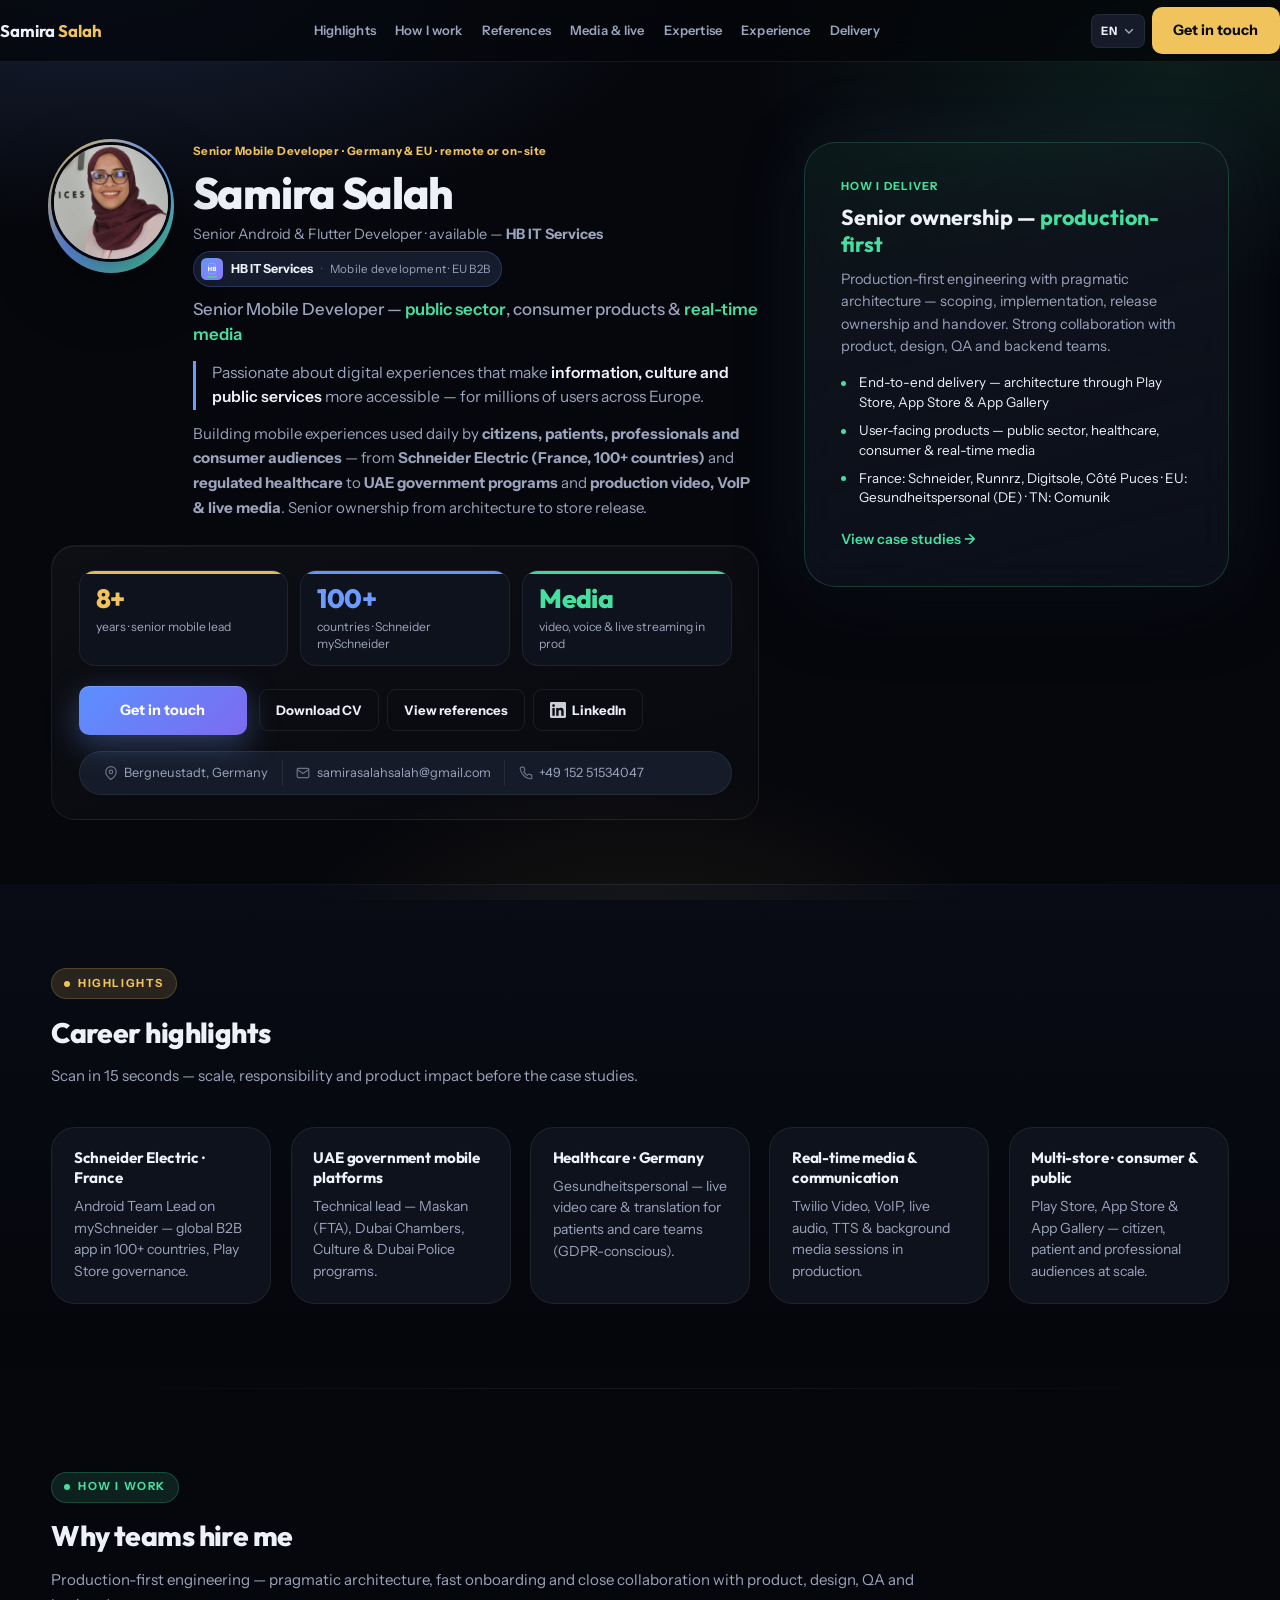
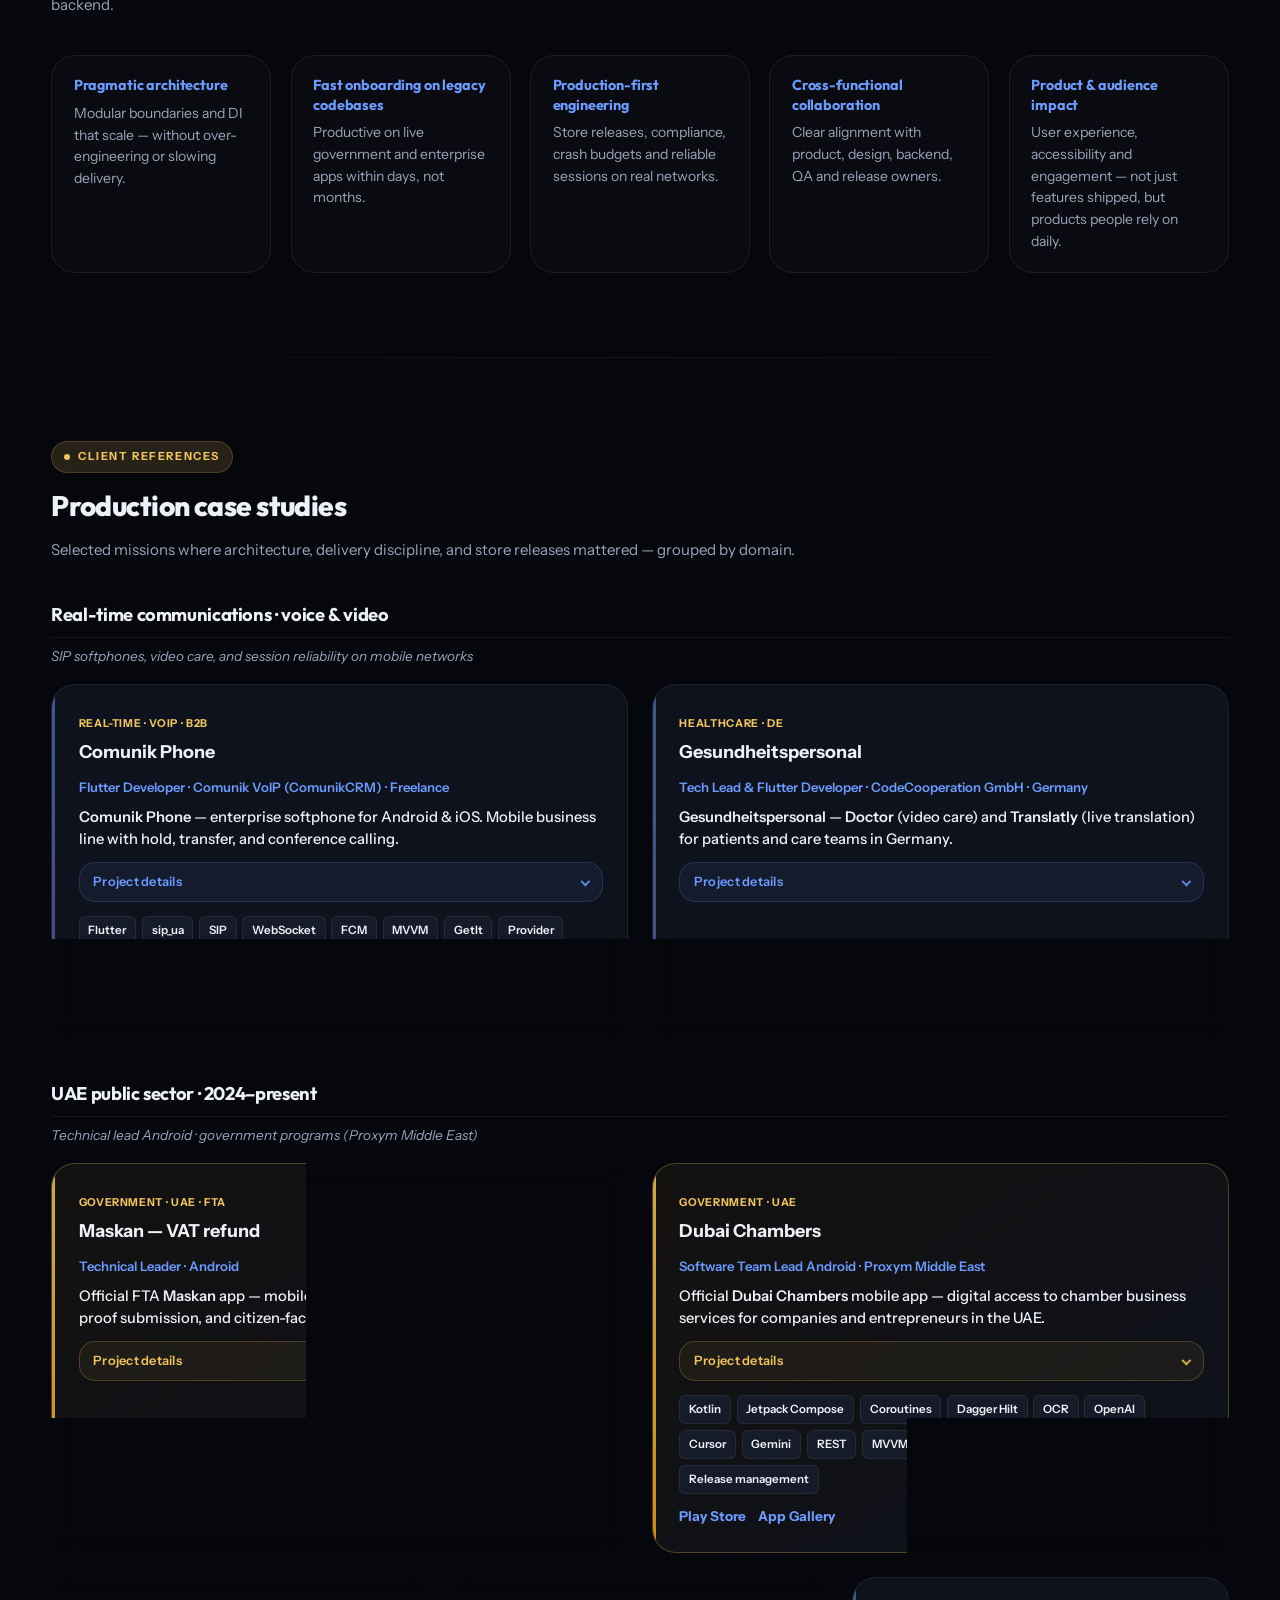
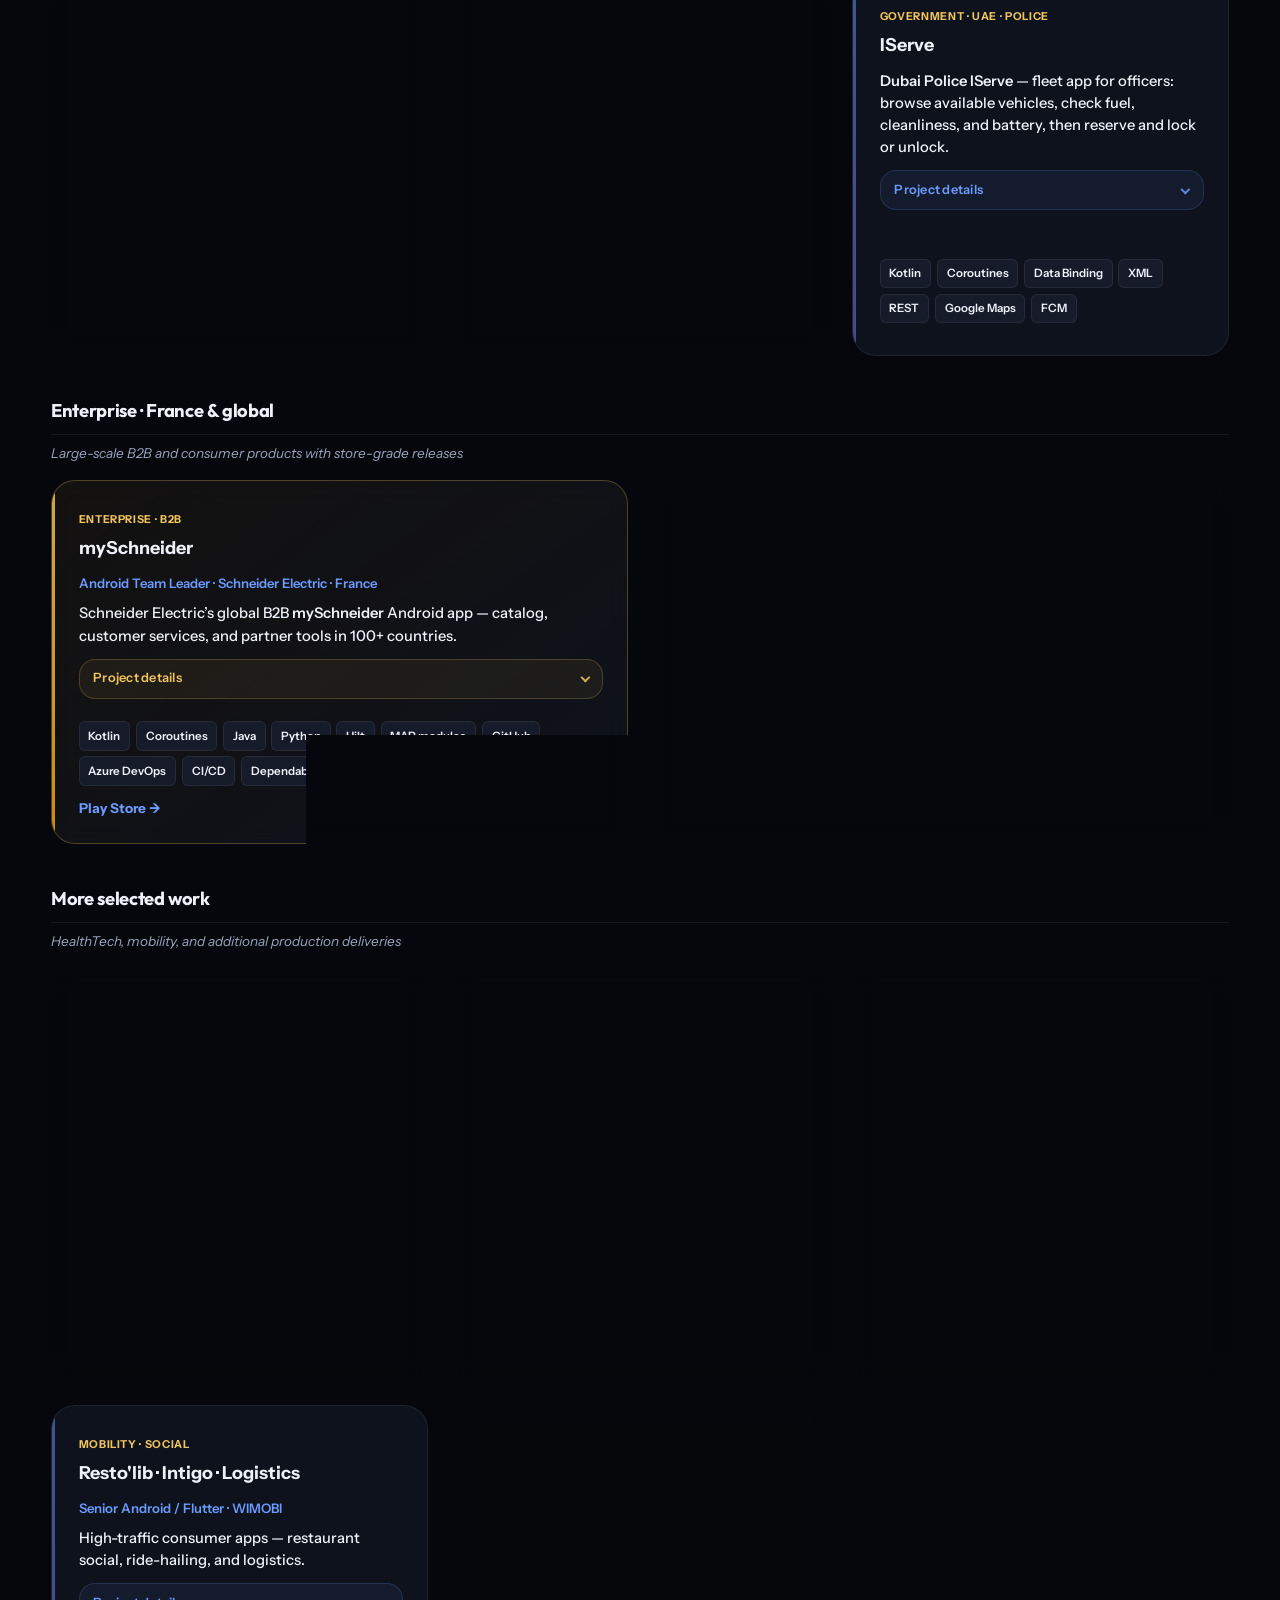
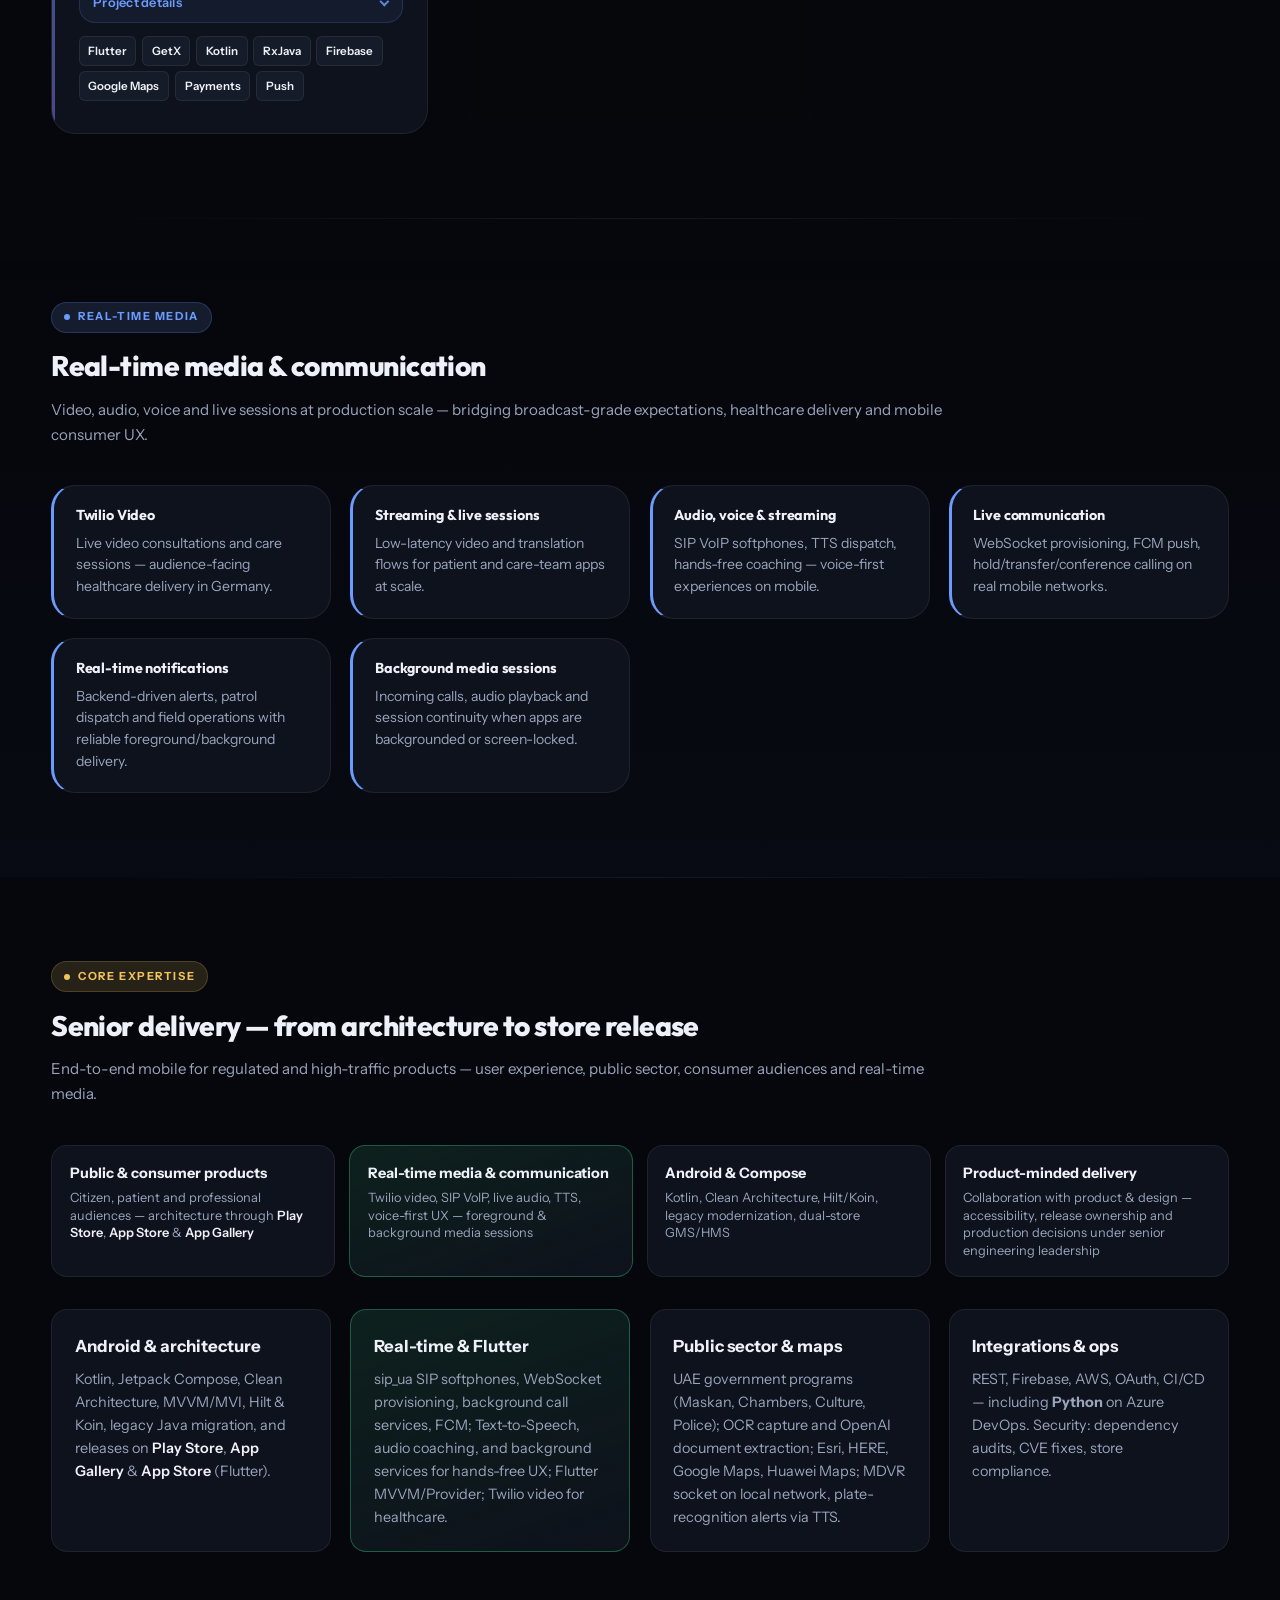
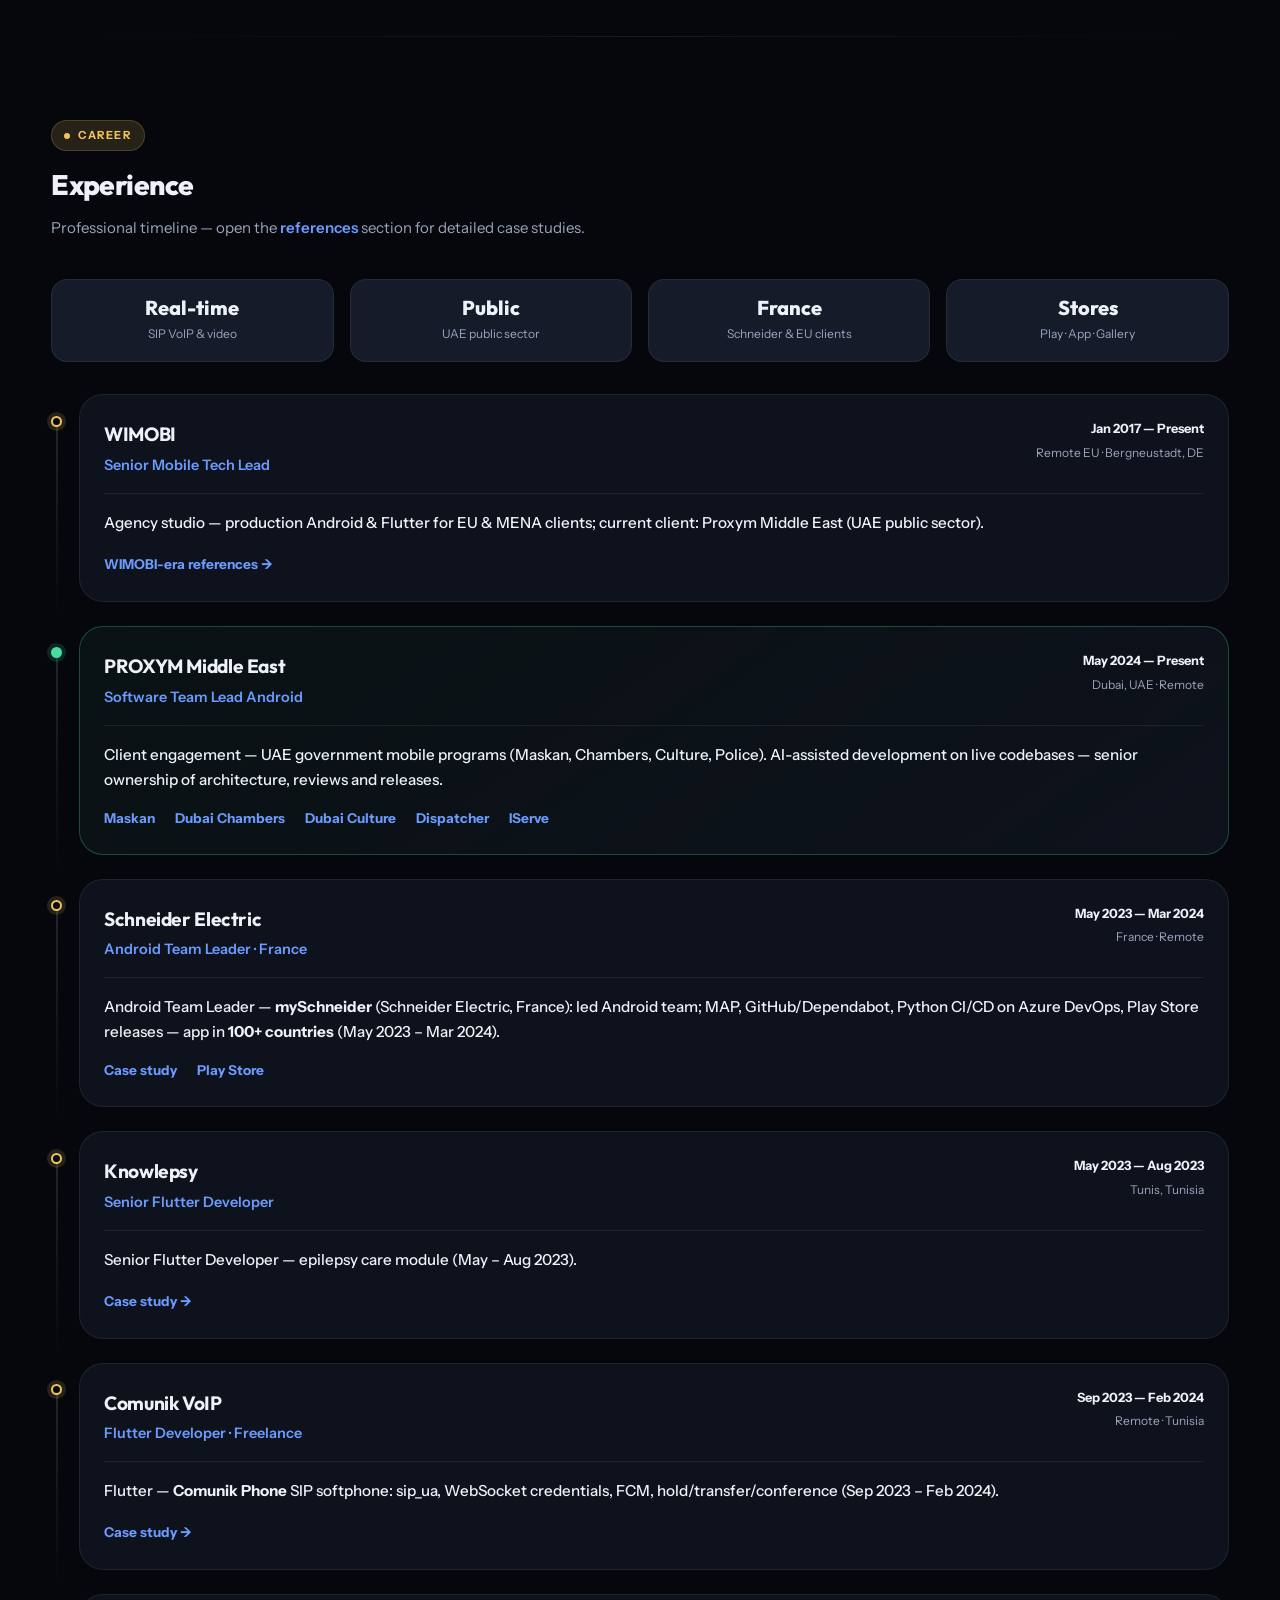
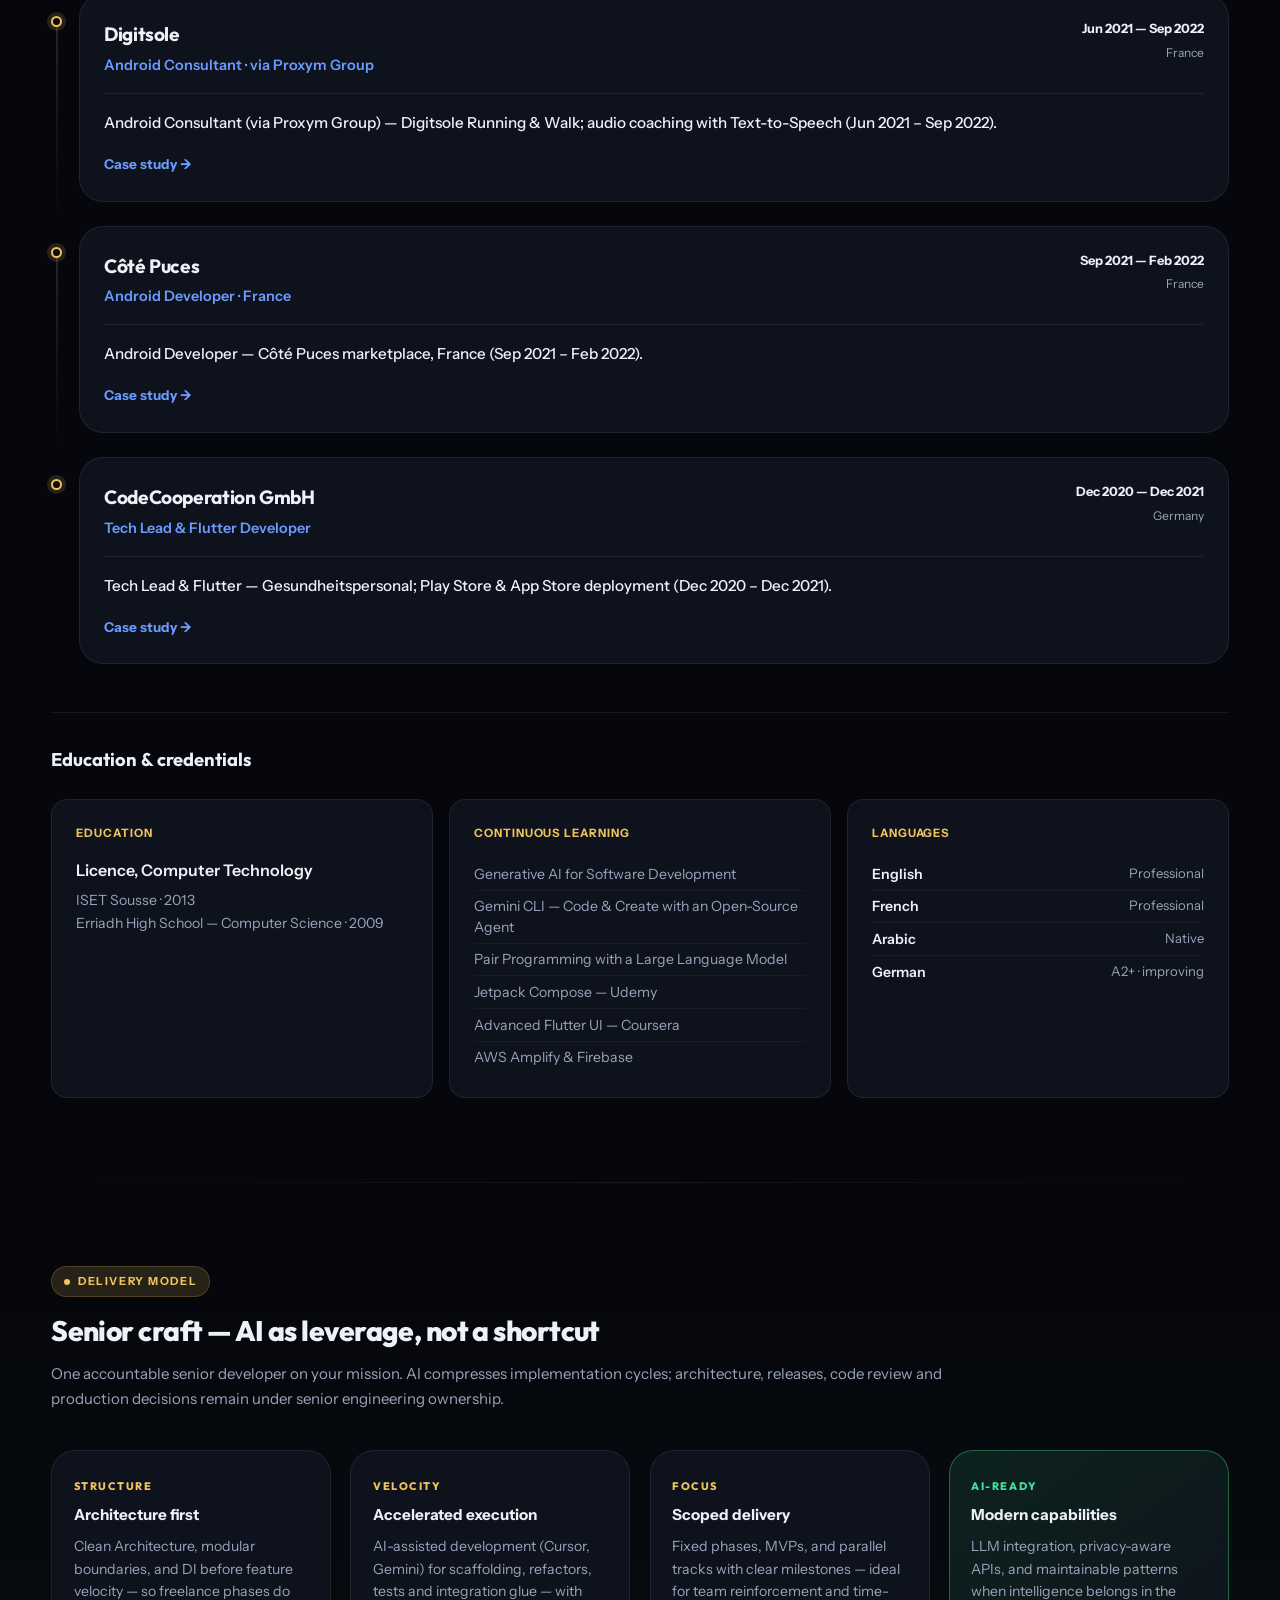
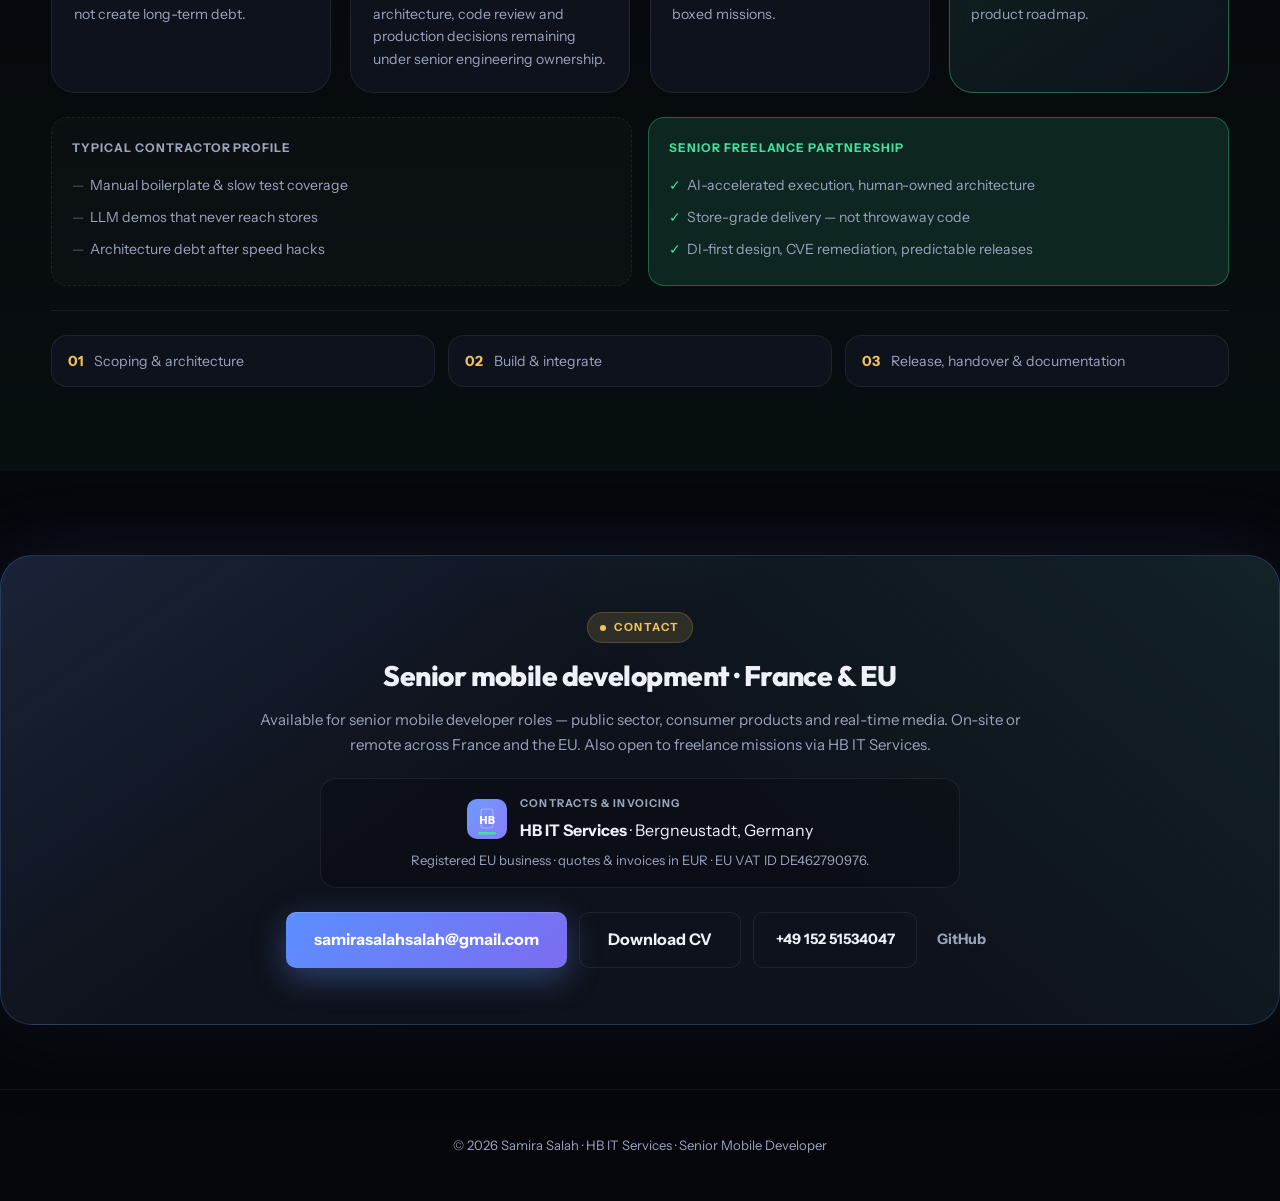
<file: index.html>
<!DOCTYPE html>
<html lang="en">
<head>
  <meta charset="utf-8">
  <meta name="viewport" content="width=device-width, initial-scale=1">
  <meta name="description" content="Samira Salah — Senior Mobile Developer. Android, Flutter, real-time media. Schneider Electric (100+ countries), UAE government, healthcare Germany. Product-minded delivery for public sector and consumer audiences.">
  <meta name="author" content="Samira Salah">
  <title>Samira Salah — Senior Mobile Developer · Android &amp; Flutter · France &amp; EU</title>
  <link rel="preconnect" href="https://fonts.googleapis.com">
  <link rel="preconnect" href="https://fonts.gstatic.com" crossorigin>
  <link href="https://fonts.googleapis.com/css2?family=Instrument+Sans:ital,wght@0,400;0,500;0,600;0,700;1,400&family=Outfit:wght@500;600;700;800&display=swap" rel="stylesheet">
  <link rel="stylesheet" href="css/style.css?v=17">
  <link rel="canonical" href="https://samirasalah.github.io/">
  <link rel="alternate" hreflang="x-default" href="https://samirasalah.github.io/">
  <link rel="alternate" hreflang="en" href="https://samirasalah.github.io/">
  <link rel="alternate" hreflang="fr" href="https://samirasalah.github.io/?lang=fr">
  <link rel="alternate" hreflang="de" href="https://samirasalah.github.io/?lang=de">
  <link rel="icon" href="images/favicon.svg" type="image/svg+xml">
  <link rel="preload" as="image" href="images/samira-salah.jpeg" fetchpriority="high">
  <meta property="og:type" content="website">
  <meta property="og:url" content="https://samirasalah.github.io/">
  <meta property="og:title" id="meta-og-title" content="Samira Salah — Senior Mobile Developer · Android &amp; Flutter">
  <meta property="og:description" id="meta-og-desc" content="Senior Mobile Developer — public sector, consumer products &amp; real-time media. Schneider Electric, UAE government, healthcare Germany.">
  <meta property="og:image" content="https://samirasalah.github.io/images/samira-salah.jpeg">
  <meta name="twitter:card" content="summary_large_image">
  <meta name="twitter:title" id="meta-twitter-title" content="Samira Salah — Senior Mobile Developer · Android &amp; Flutter">
  <meta name="twitter:description" id="meta-twitter-desc" content="Senior Mobile Developer · public sector, consumer &amp; real-time media · Schneider · UAE government · healthcare DE">
  <script type="application/ld+json">
  {
    "@context": "https://schema.org",
    "@type": "Person",
    "name": "Samira Salah",
    "jobTitle": "Senior Mobile Developer",
    "url": "https://samirasalah.github.io/",
    "image": "https://samirasalah.github.io/images/samira-salah.jpeg",
    "email": "samirasalahsalah@gmail.com",
    "telephone": "+49-152-51534047",
    "address": {
      "@type": "PostalAddress",
      "addressLocality": "Bergneustadt",
      "addressCountry": "DE"
    },
    "worksFor": {
      "@type": "Organization",
      "name": "HB IT Services"
    },
    "sameAs": [
      "https://www.linkedin.com/in/samira-salah-22a93883/",
      "https://github.com/samirasalah"
    ],
    "knowsAbout": [
      "Android", "Kotlin", "Jetpack Compose", "Flutter",
      "SIP VoIP", "Twilio Video", "Media applications", "Real-time streaming",
      "Public sector mobile", "Clean Architecture", "Mobile team leadership",
      "Play Store", "App Gallery", "Accessibility-oriented UX"
    ]
  }
  </script>

</head>
<body>
  <style>html:not(.i18n-ready) body{opacity:0}html.i18n-ready body{opacity:1;transition:opacity .12s ease-out}</style>
  <a class="skip-link" href="#main" data-i18n="skip">Skip to content</a>
  <div class="ambient" aria-hidden="true"></div>
  <header class="nav">
    <div class="container nav-shell">
      <a class="nav-logo" href="#top">Samira <span>Salah</span></a>

      <nav id="nav-menu" class="nav-menu" aria-label="Primary" data-i18n-aria="exp.navPrimary">
        <ul class="nav-links">
          <li><a href="#achievements" data-i18n="nav.highlights">Highlights</a></li>
          <li><a href="#why-me" data-i18n="nav.how">How I work</a></li>
          <li><a href="#work" data-i18n="nav.work">References</a></li>
          <li><a href="#media" data-i18n="nav.media">Media &amp; live</a></li>
          <li><a href="#expertise" data-i18n="nav.expertise">Expertise</a></li>
          <li><a href="#experience" data-i18n="nav.experience">Experience</a></li>
          <li><a href="#ai" data-i18n="nav.ai">Delivery</a></li>
        </ul>
      </nav>

      <div class="nav-end">
        <div class="lang-dropdown">
          <button type="button" class="lang-dropdown-trigger" id="lang-trigger" aria-haspopup="listbox" aria-expanded="false" aria-controls="lang-menu" data-i18n-aria="nav.lang">
            <span class="lang-dropdown-code" data-lang-current>EN</span>
            <svg class="lang-dropdown-chevron" width="12" height="12" viewBox="0 0 12 12" aria-hidden="true"><path fill="none" stroke="currentColor" stroke-width="1.5" stroke-linecap="round" stroke-linejoin="round" d="M2.5 4.5 6 8 9.5 4.5"/></svg>
          </button>
          <ul class="lang-dropdown-menu" id="lang-menu" role="listbox" hidden>
            <li role="presentation"><button type="button" class="lang-dropdown-option is-active" role="option" data-lang="en" aria-selected="true">English</button></li>
            <li role="presentation"><button type="button" class="lang-dropdown-option" role="option" data-lang="fr" aria-selected="false">Français</button></li>
            <li role="presentation"><button type="button" class="lang-dropdown-option" role="option" data-lang="de" aria-selected="false">Deutsch</button></li>
          </ul>
        </div>
        <a class="btn btn-nav nav-menu-cta" href="#contact" data-i18n="nav.hire">Get in touch</a>
        <button type="button" class="nav-toggle" aria-expanded="false" aria-controls="nav-menu" aria-label="Open menu" data-i18n-aria="nav.menuOpen">
          <span></span><span></span><span></span>
        </button>
      </div>
    </div>
  </header>

  <main id="main">

    <section id="top" class="hero section-block">
      <div class="container hero-grid">
        <div class="hero-main">
          <div class="hero-intro">
            <figure class="hero-photo" id="hero-photo">
              <img
                src="images/samira-salah.jpeg"
                alt="Samira Salah"
                width="148"
                height="148"
                decoding="async"
                fetchpriority="high"
                onerror="this.closest('.hero-photo').classList.add('is-placeholder'); this.remove();"
              >
              <span class="hero-photo-fallback" aria-hidden="true">SS</span>
            </figure>
            <div class="hero-copy">
              <p class="eyebrow" data-i18n="hero.eyebrow" data-i18n-html="true">Senior Mobile Developer · <span data-geo-scope>Allemagne &amp; UE · remote ou sur site</span></p>
              <h1>Samira Salah</h1>
              <p class="hero-trade" data-i18n="hero.trade" data-i18n-html="true">Senior Android &amp; Flutter Developer · available — <strong>HB IT Services</strong></p>
              <p class="hero-hb-brand" aria-label="HB IT Services">
                <img src="images/hb-logo-mark.svg" alt="" class="hb-logo-mark" width="22" height="22" decoding="async">
                <span class="hero-hb-name">HB IT Services</span>
                <span class="hero-hb-sep" aria-hidden="true">·</span>
                <span class="hero-hb-tag" data-i18n="hero.hbTagline">Mobile development · EU B2B</span>
              </p>
              <p class="hero-title" data-i18n="hero.title" data-i18n-html="true">Senior Mobile Developer — <span class="accent">public sector</span>, consumer products &amp; <span class="accent">real-time media</span></p>
              <p class="hero-mission" data-i18n="hero.mission" data-i18n-html="true">Passionate about digital experiences that make <strong>information, culture and public services</strong> more accessible — for millions of users across Europe.</p>
              <p class="hero-lead" data-i18n="hero.lead" data-i18n-html="true">
                Building mobile experiences used daily by <strong>citizens, patients, professionals and consumer audiences</strong> — from <strong>Schneider Electric (France, 100+ countries)</strong> and <strong>regulated healthcare</strong> to <strong>UAE government programs</strong> and <strong>production video, VoIP &amp; live media</strong>. Senior ownership from architecture to store release.
              </p>
            </div>
          </div>
          <div class="hero-foot">
            <ul class="hero-proof" aria-label="Key metrics" data-i18n-aria="heroProofAria">
              <li class="hero-proof__item hero-proof__item--exp">
                <strong data-i18n="hero.proof1n">8+</strong>
                <span data-i18n="hero.proof1">years · senior mobile lead</span>
              </li>
              <li class="hero-proof__item hero-proof__item--scale">
                <strong data-i18n="hero.proof2n">100+</strong>
                <span data-i18n="hero.proof2">countries · Schneider mySchneider</span>
              </li>
              <li class="hero-proof__item hero-proof__item--media">
                <strong data-i18n="hero.proof3n">Media</strong>
                <span data-i18n="hero.proof3">video, voice &amp; live streaming in prod</span>
              </li>
            </ul>
            <div class="hero-cta">
              <a class="btn btn-primary btn-hero-primary" href="mailto:samirasalahsalah@gmail.com?subject=Senior%20mobile%20developer%20%E2%80%94%20France%20%2F%20EU" data-i18n="hero.ctaBook">Get in touch</a>
              <div class="hero-cta-group" role="group" aria-label="Secondary actions" data-i18n-aria="heroCtaGroupAria">
                <a class="btn btn-outline btn-sm" href="assets/cv.html" target="_blank" rel="noopener noreferrer" data-i18n="hero.ctaCv" data-cv-link>Download CV</a>
                <a class="btn btn-outline btn-sm" href="#work" data-i18n="hero.ctaWork">View references</a>
                <a class="btn btn-outline btn-sm btn-icon" href="https://www.linkedin.com/in/samira-salah-22a93883/" target="_blank" rel="noopener noreferrer" aria-label="LinkedIn profile">
                  <svg width="16" height="16" viewBox="0 0 24 24" fill="currentColor" aria-hidden="true"><path d="M20.447 20.452h-3.554v-5.569c0-1.328-.027-3.037-1.852-3.037-1.853 0-2.136 1.445-2.136 2.939v5.667H9.351V9h3.414v1.561h.046c.477-.9 1.637-1.85 3.37-1.85 3.601 0 4.267 2.37 4.267 5.455v6.286zM5.337 7.433a2.062 2.062 0 0 1-2.063-2.065 2.064 2.064 0 1 1 2.063 2.065zm1.782 13.019H3.555V9h3.564v11.452zM22.225 0H1.771C.792 0 0 .774 0 1.729v20.542C0 23.227.792 24 1.771 24h20.451C23.2 24 24 23.227 24 22.271V1.729C24 .774 23.2 0 22.222 0h.003z"/></svg>
                  LinkedIn
                </a>
              </div>
            </div>
            <div class="hero-meta">
              <span class="hero-meta__item">
                <svg class="hero-meta__icon" width="14" height="14" viewBox="0 0 24 24" fill="none" stroke="currentColor" stroke-width="2" aria-hidden="true"><path d="M21 10c0 7-9 13-9 13s-9-6-9-13a9 9 0 0 1 18 0z"/><circle cx="12" cy="10" r="3"/></svg>
                <span data-geo-location data-geo-fallback="Bergneustadt, Germany">Bergneustadt, Germany</span>
              </span>
              <span class="hero-meta__item">
                <svg class="hero-meta__icon" width="14" height="14" viewBox="0 0 24 24" fill="none" stroke="currentColor" stroke-width="2" aria-hidden="true"><path d="M4 4h16c1.1 0 2 .9 2 2v12c0 1.1-.9 2-2 2H4c-1.1 0-2-.9-2-2V6c0-1.1.9-2 2-2z"/><polyline points="22,6 12,13 2,6"/></svg>
                <a href="mailto:samirasalahsalah@gmail.com">samirasalahsalah@gmail.com</a>
              </span>
              <span class="hero-meta__item">
                <svg class="hero-meta__icon" width="14" height="14" viewBox="0 0 24 24" fill="none" stroke="currentColor" stroke-width="2" aria-hidden="true"><path d="M22 16.92v3a2 2 0 0 1-2.18 2 19.79 19.79 0 0 1-8.63-3.07 19.5 19.5 0 0 1-6-6 19.79 19.79 0 0 1-3.07-8.67A2 2 0 0 1 4.11 2h3a2 2 0 0 1 2 1.72 12.84 12.84 0 0 0 .7 2.81 2 2 0 0 1-.45 2.11L8.09 9.91a16 16 0 0 0 6 6l1.27-1.27a2 2 0 0 1 2.11-.45 12.84 12.84 0 0 0 2.81.7A2 2 0 0 1 22 16.92z"/></svg>
                <a href="tel:+4915251534047">+49 152 51534047</a>
              </span>
            </div>
          </div>
        </div>

        <aside class="hero-panel" aria-label="Production mobile delivery" data-i18n-aria="heroPanelAria">
          <p class="panel-label" data-i18n="hero.panelLabel">How I deliver</p>
          <h2 class="panel-title" data-i18n="hero.panelTitle" data-i18n-html="true">Senior ownership — <em>production-first</em></h2>
          <p class="panel-summary" data-i18n="hero.panelSummary">Production-first engineering with pragmatic architecture — scoping, implementation, release ownership and handover. Strong collaboration with product, design, QA and backend teams.</p>
          <ul class="panel-points">
            <li data-i18n="hero.panelB1">End-to-end delivery — architecture through Play Store, App Store &amp; App Gallery</li>
            <li data-i18n="hero.panelB2">User-facing products — public sector, healthcare, consumer &amp; real-time media</li>
            <li data-i18n="hero.panelB3">France &amp; EU track record — Schneider, Gesundheitspersonal, Comunik (freelance)</li>
          </ul>
          <a class="panel-cta" href="#work" data-i18n="hero.panelCta">View case studies →</a>
        </aside>
      </div>
    </section>

    <section id="achievements" class="section-block section-highlights">
      <div class="container">
        <header class="section-head">
          <p class="section-label" data-i18n="achievements.label">Highlights</p>
          <h2 class="section-title" data-i18n="achievements.title">Career highlights</h2>
          <p class="section-intro" data-i18n="achievements.intro">Scan in 15 seconds — scale, responsibility and product impact before the case studies.</p>
        </header>
        <div class="achievements-grid">
          <article class="highlight-card">
            <h3 class="highlight-card__title" data-i18n="achievements.a1t">Schneider Electric · France</h3>
            <p class="highlight-card__text" data-i18n="achievements.a1b">Android Team Lead on mySchneider — global B2B app in 100+ countries, Play Store governance.</p>
          </article>
          <article class="highlight-card">
            <h3 class="highlight-card__title" data-i18n="achievements.a2t">UAE government mobile platforms</h3>
            <p class="highlight-card__text" data-i18n="achievements.a2b">Technical lead — Maskan (FTA), Dubai Chambers, Culture &amp; Dubai Police programs.</p>
          </article>
          <article class="highlight-card">
            <h3 class="highlight-card__title" data-i18n="achievements.a3t">Healthcare · Germany</h3>
            <p class="highlight-card__text" data-i18n="achievements.a3b">Gesundheitspersonal — live video care &amp; translation for patients and care teams (GDPR-conscious).</p>
          </article>
          <article class="highlight-card">
            <h3 class="highlight-card__title" data-i18n="achievements.a4t">Real-time media &amp; communication</h3>
            <p class="highlight-card__text" data-i18n="achievements.a4b">Twilio Video, VoIP, live audio, TTS &amp; background media sessions in production.</p>
          </article>
          <article class="highlight-card">
            <h3 class="highlight-card__title" data-i18n="achievements.a5t">Multi-store · consumer &amp; public</h3>
            <p class="highlight-card__text" data-i18n="achievements.a5b">Play Store, App Store &amp; App Gallery — citizen, patient and professional audiences at scale.</p>
          </article>
        </div>
      </div>
    </section>

    <section id="why-me" class="section-block section-why">
      <div class="container">
        <header class="section-head">
          <p class="section-label" data-i18n="why.label">How I work</p>
          <h2 class="section-title" data-i18n="why.title">Why teams hire me</h2>
          <p class="section-intro" data-i18n="why.intro">Production-first engineering — pragmatic architecture, fast onboarding and close collaboration with product, design, QA and backend.</p>
        </header>
        <ul class="why-grid">
          <li class="highlight-card highlight-card--why">
            <h3 class="highlight-card__title" data-i18n="why.w1t">Pragmatic architecture</h3>
            <p class="highlight-card__text" data-i18n="why.w1b">Modular boundaries and DI that scale — without over-engineering or slowing delivery.</p>
          </li>
          <li class="highlight-card highlight-card--why">
            <h3 class="highlight-card__title" data-i18n="why.w2t">Fast onboarding on legacy codebases</h3>
            <p class="highlight-card__text" data-i18n="why.w2b">Productive on live government and enterprise apps within days, not months.</p>
          </li>
          <li class="highlight-card highlight-card--why">
            <h3 class="highlight-card__title" data-i18n="why.w3t">Production-first engineering</h3>
            <p class="highlight-card__text" data-i18n="why.w3b">Store releases, compliance, crash budgets and reliable sessions on real networks.</p>
          </li>
          <li class="highlight-card highlight-card--why">
            <h3 class="highlight-card__title" data-i18n="why.w4t">Cross-functional collaboration</h3>
            <p class="highlight-card__text" data-i18n="why.w4b">Clear alignment with product, design, backend, QA and release owners.</p>
          </li>
          <li class="highlight-card highlight-card--why">
            <h3 class="highlight-card__title" data-i18n="why.w5t">Product &amp; audience impact</h3>
            <p class="highlight-card__text" data-i18n="why.w5b">User experience, accessibility and engagement — not just features shipped, but products people rely on daily.</p>
          </li>
        </ul>
      </div>
    </section>

<section id="work" class="section-block">
      <div class="container">
        <header class="section-head">
          <p class="section-label" data-i18n="work.label">Client references</p>
          <h2 class="section-title" data-i18n="work.title">Production case studies</h2>
          <p class="section-intro" data-i18n="work.intro">Selected missions where architecture, delivery discipline, and store releases mattered — grouped by domain.</p>
        </header>

        <h3 class="work-group-title" data-i18n="work.g0">Real-time communications · voice &amp; video</h3>
        <p class="work-group-note" data-i18n="work.g0note">SIP softphones, video care, and session reliability on mobile networks</p>
        <div class="work-grid work-grid--featured">
<article class="work-card" id="comunik-voip">
            <div class="work-head">
              <span class="work-domain" data-i18n-project="comunik" data-i18n-field="domain">Real-time · VoIP · B2B</span>
              <h3>Comunik Phone</h3>
            </div>
            <p class="work-role" data-i18n-project="comunik" data-i18n-field="role">Flutter Developer · Comunik VoIP (ComunikCRM) · Freelance</p>
            <p class="work-value" data-i18n-project="comunik" data-i18n-field="value" data-i18n-html="true"><strong>Comunik Phone</strong> — enterprise softphone for Android &amp; iOS. Mobile business line with hold, transfer, and conference calling.</p>
            <details class="work-expand">
              <summary class="work-expand-trigger"><span class="work-expand-open" data-i18n="work.expand">Project details</span><span class="work-expand-close" data-i18n="work.expandClose">Hide details</span></summary>
              <div class="work-expand-body">
            <ul class="work-details">
              <li><strong class="work-detail-label" data-i18n="label.challenge">Challenge</strong><span class="work-detail-body" data-i18n-project="comunik" data-i18n-field="c" data-i18n-html="true">Reliable voice on real networks — incoming calls when backgrounded and a consistent experience in foreground and background.</span></li>
              <li><strong class="work-detail-label" data-i18n="label.delivered">Delivered</strong><span class="work-detail-body" data-i18n-project="comunik" data-i18n-field="d" data-i18n-html="true">Softphone architecture, credential provisioning, incoming-call handling, and design-system refactor through to production release.</span></li>
              <li><strong class="work-detail-label" data-i18n="label.impact">Impact</strong><span class="work-detail-body" data-i18n-project="comunik" data-i18n-field="i" data-i18n-html="true">Production B2B softphone on <span class="store-name">Play Store</span> &amp; <span class="store-name">App Store</span> — mobile voice layer for Comunik’s cloud telephony platform.</span></li>
            </ul>
              </div>
            </details>
            <div class="work-skills">
              <span>Flutter</span><span>sip_ua</span><span>SIP</span><span>WebSocket</span><span>FCM</span><span>MVVM</span><span>GetIt</span><span>Provider</span><span>Background services</span><span>Design system</span><span>Play Store</span><span>App Store</span>
            </div>
            <a class="work-link" href="https://play.google.com/store/apps/details?id=db.voip.voip_app" target="_blank" rel="noopener noreferrer" data-i18n="work.playLink">Play Store →</a>
          </article>

<article class="work-card" id="gesundheitspersonal">
            <div class="work-head">
              <span class="work-domain" data-i18n-project="gesundheit" data-i18n-field="domain">Healthcare · DE</span>
              <h3>Gesundheitspersonal</h3>
            </div>
            <p class="work-role" data-i18n-project="gesundheit" data-i18n-field="role">Tech Lead &amp; Flutter Developer · CodeCooperation GmbH · Germany</p>
            <p class="work-value" data-i18n-project="gesundheit" data-i18n-field="value" data-i18n-html="true"><strong>Gesundheitspersonal</strong> — <strong>Doctor</strong> (video care) and <strong>Translatly</strong> (live translation) for patients and care teams in Germany.</p>
            <details class="work-expand">
              <summary class="work-expand-trigger"><span class="work-expand-open" data-i18n="work.expand">Project details</span><span class="work-expand-close" data-i18n="work.expandClose">Hide details</span></summary>
              <div class="work-expand-body">
            <ul class="work-details">
              <li><strong class="work-detail-label" data-i18n="label.challenge">Challenge</strong><span class="work-detail-body" data-i18n-project="gesundheit" data-i18n-field="c" data-i18n-html="true">Low-latency video and translation in Germany’s regulated healthcare market — two apps, two stores, GDPR-conscious delivery.</span></li>
              <li><strong class="work-detail-label" data-i18n="label.delivered">Delivered</strong><span class="work-detail-body" data-i18n-project="gesundheit" data-i18n-field="d" data-i18n-html="true">Led Flutter delivery for both apps — architecture, features, and end-to-end Play Store and App Store submissions.</span></li>
              <li><strong class="work-detail-label" data-i18n="label.impact">Impact</strong><span class="work-detail-body" data-i18n-project="gesundheit" data-i18n-field="i" data-i18n-html="true">Two live healthcare apps — reliable video care and live translation for patients and care teams in Germany.</span></li>
            </ul>
              </div>
            </details>
            <div class="work-skills">
              <span>Flutter</span><span>Kotlin</span><span>Twilio</span><span>Video</span><span>REST</span><span>App Store</span><span>Play Store</span><span>Clean Architecture</span><span>Firebase</span>
            </div>
          </article>
        </div>

        <h3 class="work-group-title" data-i18n="work.g2">UAE public sector · 2024–present</h3>
        <p class="work-group-note" data-i18n="work.g2note">Technical lead Android · government programs (Proxym Middle East)</p>
        <div class="work-grid work-grid--featured">
<article class="work-card work-card-featured" id="maskan">
            <div class="work-head">
              <span class="work-domain" data-i18n-project="maskan" data-i18n-field="domain">Government · UAE · FTA</span>
              <h3>Maskan — VAT refund</h3>
            </div>
            <p class="work-role" data-i18n-project="maskan" data-i18n-field="role">Technical Leader · Android</p>
            <p class="work-value" data-i18n-project="maskan" data-i18n-field="value" data-i18n-html="true">Official FTA <strong>Maskan</strong> app — mobile VAT refunds for UAE nationals, digital proof submission, and citizen-facing government services.</p>
            <details class="work-expand">
              <summary class="work-expand-trigger"><span class="work-expand-open" data-i18n="work.expand">Project details</span><span class="work-expand-close" data-i18n="work.expandClose">Hide details</span></summary>
              <div class="work-expand-body">
            <ul class="work-details">
              <li><strong class="work-detail-label" data-i18n="label.challenge">Challenge</strong><span class="work-detail-body" data-i18n-project="maskan" data-i18n-field="c" data-i18n-html="true">Greenfield FTA product — policy rules, secure citizen data, UAE identity handoffs, and fast capture of refund proofs without manual retyping.</span></li>
              <li><strong class="work-detail-label" data-i18n="label.delivered">Delivered</strong><span class="work-detail-body" data-i18n-project="maskan" data-i18n-field="d" data-i18n-html="true">Greenfield <strong>Jetpack Compose</strong> architecture, core refund journeys, App-to-App and App-to-Web authentication, Google Wallet integration, and <strong>OCR</strong> document capture — Play Store release ownership. Used <strong>Cursor</strong> and <strong>Gemini</strong> to accelerate implementation, refactors, and integration work while keeping architecture under senior control.</span></li>
              <li><strong class="work-detail-label" data-i18n="label.impact">Impact</strong><span class="work-detail-body" data-i18n-project="maskan" data-i18n-field="i" data-i18n-html="true">Citizens submit refund proofs faster; national service released on <span class="store-name">Play Store</span> &amp; <span class="store-name">App Gallery</span>.</span></li>
            </ul>
              </div>
            </details>
            <div class="work-skills">
              <span>Kotlin</span><span>Jetpack Compose</span><span>Coroutines</span><span>Koin</span><span>OCR</span><span>Cursor</span><span>Gemini</span><span>Architecture</span><span>App-to-App auth</span><span>App-to-Web auth</span><span>Google Wallet</span><span>Play Store</span>
            </div>
            <a class="work-link" href="https://play.google.com/store/apps/details?id=maskanrefund.tax.gov.ae" target="_blank" rel="noopener noreferrer" data-i18n="work.playLink">Play Store →</a>
          </article>

<article class="work-card work-card-featured" id="dubai-chamber">
            <div class="work-head">
              <span class="work-domain" data-i18n-project="chamber" data-i18n-field="domain">Government · UAE</span>
              <h3>Dubai Chambers</h3>
            </div>
            <p class="work-role" data-i18n-project="chamber" data-i18n-field="role">Software Team Lead Android · Proxym Middle East</p>
            <p class="work-value" data-i18n-project="chamber" data-i18n-field="value" data-i18n-html="true">Official <strong>Dubai Chambers</strong> mobile app — digital access to chamber business services for companies and entrepreneurs in the UAE.</p>
            <details class="work-expand">
              <summary class="work-expand-trigger"><span class="work-expand-open" data-i18n="work.expand">Project details</span><span class="work-expand-close" data-i18n="work.expandClose">Hide details</span></summary>
              <div class="work-expand-body">
            <ul class="work-details">
              <li><strong class="work-detail-label" data-i18n="label.challenge">Challenge</strong><span class="work-detail-body" data-i18n-project="chamber" data-i18n-field="c" data-i18n-html="true">Extend a live government app with AI document processing and a second store channel — without duplicating the product or breaking production releases.</span></li>
              <li><strong class="work-detail-label" data-i18n="label.delivered">Delivered</strong><span class="work-detail-body" data-i18n-project="chamber" data-i18n-field="d" data-i18n-html="true"><strong>Team lead</strong> on live <strong>Jetpack Compose</strong> Android delivery; continued feature integration on the production codebase; <strong>OCR and OpenAI extraction logic</strong> for trade documents; <strong>release process ownership</strong> across Google Play and App Gallery; GMS→HMS migration on the shared codebase. <strong>Cursor</strong> and <strong>Gemini</strong> used to accelerate delivery — reviewed and production-hardened.</span></li>
              <li><strong class="work-detail-label" data-i18n="label.impact">Impact</strong><span class="work-detail-body" data-i18n-project="chamber" data-i18n-field="i" data-i18n-html="true">Faster, more accurate document handling and predictable release cycles on a live government codebase — Google Play and App Gallery.</span></li>
            </ul>
              </div>
            </details>
            <div class="work-skills">
              <span>Kotlin</span><span>Jetpack Compose</span><span>Coroutines</span><span>Dagger Hilt</span><span>OCR</span><span>OpenAI</span><span>Cursor</span><span>Gemini</span><span>REST</span><span>MVVM</span><span>GMS/HMS</span><span>Play Store</span><span>App Gallery</span><span>Release management</span>
            </div>
            <div class="work-links">
              <a href="https://play.google.com/store/apps/details?id=com.app.dubaichamber" target="_blank" rel="noopener noreferrer" data-i18n="work.playStore">Play Store</a>
              <a href="https://appgallery.huawei.com/#/app/C116963383" target="_blank" rel="noopener noreferrer" data-i18n="work.appGallery">App Gallery</a>
            </div>
          </article>
        </div>

        <div class="work-grid">
<article class="work-card" id="dubai-culture">
            <div class="work-head">
              <span class="work-domain" data-i18n-project="culture" data-i18n-field="domain">Government · UAE</span>
              <h3>Dubai Culture</h3>
            </div>
            <p class="work-value" data-i18n-project="culture" data-i18n-field="value" data-i18n-html="true"><strong>Dubai Culture</strong> mobile app — digital access to cultural programs, institutions, and resident-facing services.</p>
            <details class="work-expand">
              <summary class="work-expand-trigger"><span class="work-expand-open" data-i18n="work.expand">Project details</span><span class="work-expand-close" data-i18n="work.expandClose">Hide details</span></summary>
              <div class="work-expand-body">
            <ul class="work-details">
              <li><strong class="work-detail-label" data-i18n="label.challenge">Challenge</strong><span class="work-detail-body" data-i18n-project="culture" data-i18n-field="c" data-i18n-html="true">Ship on a production codebase with strict quality expectations and coordinated backend releases.</span></li>
              <li><strong class="work-detail-label" data-i18n="label.delivered">Delivered</strong><span class="work-detail-body" data-i18n-project="culture" data-i18n-field="d" data-i18n-html="true"><strong>Jetpack Compose</strong> UI, API integration, and delivery alignment with product, backend, and QA.</span></li>
              <li><strong class="work-detail-label" data-i18n="label.impact">Impact</strong><span class="work-detail-body" data-i18n-project="culture" data-i18n-field="i" data-i18n-html="true">More cultural services reachable on mobile for Dubai residents and partners.</span></li>
            </ul>
              </div>
            </details>
            <div class="work-skills">
              <span>Kotlin</span><span>Jetpack Compose</span><span>Coroutines</span><span>REST</span><span>Retrofit</span><span>MVVM</span>
            </div>
            <a class="work-link" href="https://play.google.com/store/apps/details?id=com.dubaiculture" target="_blank" rel="noopener noreferrer" data-i18n="work.playLink">Play Store →</a>
          </article>

<article class="work-card" id="dubai-dispatcher">
            <div class="work-head">
              <span class="work-domain" data-i18n-project="dispatcher" data-i18n-field="domain">Government · UAE · Police</span>
              <h3>Dispatcher</h3>
            </div>
            <p class="work-value" data-i18n-project="dispatcher" data-i18n-field="value" data-i18n-html="true">Official <strong>Dubai Police Dispatcher</strong> patrol app — map-based dispatch for field officers, with live backend connectivity and in-vehicle integrations for real-time operations.</p>
            <details class="work-expand">
              <summary class="work-expand-trigger"><span class="work-expand-open" data-i18n="work.expand">Project details</span><span class="work-expand-close" data-i18n="work.expandClose">Hide details</span></summary>
              <div class="work-expand-body">
            <ul class="work-details">
              <li><strong class="work-detail-label" data-i18n="label.challenge">Challenge</strong><span class="work-detail-body" data-i18n-project="dispatcher" data-i18n-field="c" data-i18n-html="true">Keep patrol officers informed in real time — vehicle integrations, map navigation, and hands-free alerts on a production police codebase without disrupting field use.</span></li>
              <li><strong class="work-detail-label" data-i18n="label.delivered">Delivered</strong><span class="work-detail-body" data-i18n-project="dispatcher" data-i18n-field="d" data-i18n-html="true">Migration from Kotlin Android Extensions to <strong>ViewBinding</strong>; <strong>backend alarm listener service</strong> for persistent backend notifications; <strong>Esri → HERE Maps</strong> migration; integration of the <strong>plate detection</strong> module; MDVR local-network communication; spoken alerts and dispatch audio readout.</span></li>
              <li><strong class="work-detail-label" data-i18n="label.impact">Impact</strong><span class="work-detail-body" data-i18n-project="dispatcher" data-i18n-field="i" data-i18n-html="true">Officers hear critical plate hits and dispatch updates instantly — eyes on the road, not the screen.</span></li>
            </ul>
              </div>
            </details>
            <div class="work-skills">
              <span>Kotlin</span><span>Coroutines</span><span>ViewBinding</span><span>Esri</span><span>HERE Maps</span><span>MDVR</span><span>Socket</span><span>Plate recognition</span><span>Text-to-Speech</span><span>Background service</span>
            </div>
          </article>

<article class="work-card" id="dubai-iserve">
            <div class="work-head">
              <span class="work-domain" data-i18n-project="iserve" data-i18n-field="domain">Government · UAE · Police</span>
              <h3>IServe</h3>
            </div>
            <p class="work-value" data-i18n-project="iserve" data-i18n-field="value" data-i18n-html="true"><strong>Dubai Police IServe</strong> — fleet app for officers: browse available vehicles, check fuel, cleanliness, and battery, then reserve and lock or unlock.</p>
            <details class="work-expand">
              <summary class="work-expand-trigger"><span class="work-expand-open" data-i18n="work.expand">Project details</span><span class="work-expand-close" data-i18n="work.expandClose">Hide details</span></summary>
              <div class="work-expand-body">
            <ul class="work-details">
              <li><strong class="work-detail-label" data-i18n="label.challenge">Challenge</strong><span class="work-detail-body" data-i18n-project="iserve" data-i18n-field="c" data-i18n-html="true">Modernize a fleet app used every day — remove deprecated APIs and keep reservation and vehicle-access flows reliable.</span></li>
              <li><strong class="work-detail-label" data-i18n="label.delivered">Delivered</strong><span class="work-detail-body" data-i18n-project="iserve" data-i18n-field="d" data-i18n-html="true">Migrated off Kotlin Android Extensions to Data Binding; bug fixes and new reservation and vehicle-access features.</span></li>
              <li><strong class="work-detail-label" data-i18n="label.impact">Impact</strong><span class="work-detail-body" data-i18n-project="iserve" data-i18n-field="i" data-i18n-html="true">Agents book and access patrol vehicles from mobile with up-to-date status before shift.</span></li>
            </ul>
              </div>
            </details>
            <div class="work-skills">
              <span>Kotlin</span><span>Coroutines</span><span>Data Binding</span><span>XML</span><span>REST</span><span>Google Maps</span><span>FCM</span>
            </div>
          </article>
        </div>

        <h3 class="work-group-title" data-i18n="work.g1">Enterprise · France &amp; global</h3>
        <p class="work-group-note" data-i18n="work.g1note">Large-scale B2B and consumer products with store-grade releases</p>
        <div class="work-grid work-grid--featured">
<article class="work-card work-card-featured" id="myschneider">
            <div class="work-head">
              <span class="work-domain" data-i18n-project="myschneider" data-i18n-field="domain">Enterprise · B2B</span>
              <h3>mySchneider</h3>
            </div>
            <p class="work-role" data-i18n-project="myschneider" data-i18n-field="role">Android Team Leader · Schneider Electric · France</p>
            <p class="work-value" data-i18n-project="myschneider" data-i18n-field="value" data-i18n-html="true">Schneider Electric’s global B2B <strong>mySchneider</strong> Android app — catalog, customer services, and partner tools in 100+ countries.</p>
            <details class="work-expand">
              <summary class="work-expand-trigger"><span class="work-expand-open" data-i18n="work.expand">Project details</span><span class="work-expand-close" data-i18n="work.expandClose">Hide details</span></summary>
              <div class="work-expand-body">
            <ul class="work-details work-details--compact">
              <li><strong class="work-detail-label" data-i18n="label.challenge">Challenge</strong><span class="work-detail-body" data-i18n-project="myschneider" data-i18n-field="c" data-i18n-html="true">Evolve a global app with MAP updates and client integrations across many stakeholders — without slowing production releases.</span></li>
              <li><strong class="work-detail-label" data-i18n="label.delivered">Delivered</strong><span class="work-detail-body" data-i18n-project="myschneider" data-i18n-field="d" data-i18n-html="true">Led the Android team; governed architect modules, code review, dependency hygiene, and prod-to-Play Store releases.</span></li>
              <li><strong class="work-detail-label" data-i18n="label.impact">Impact</strong><span class="work-detail-body" data-i18n-project="myschneider" data-i18n-field="i" data-i18n-html="true">Predictable Play Store delivery for a global Schneider app used in <strong>100+ countries</strong>.</span></li>
            </ul>
              </div>
            </details>
            <div class="work-skills" aria-label="Skills on this project">
              <span>Kotlin</span><span>Coroutines</span><span>Java</span><span>Python</span><span>Hilt</span><span>MAP modules</span><span>GitHub</span><span>Azure DevOps</span><span>CI/CD</span><span>Dependabot</span><span>Play Store</span>
            </div>
            <a class="work-link" href="https://play.google.com/store/apps/details?id=com.schneider.qrcode.tocase" target="_blank" rel="noopener noreferrer" data-i18n="work.playLink">Play Store →</a>
          </article>

<article class="work-card" id="digitsole">
            <div class="work-head">
              <span class="work-domain" data-i18n-project="digitsole" data-i18n-field="domain">IoT · Fitness</span>
              <h3>Digitsole Running &amp; Walk</h3>
            </div>
            <p class="work-role" data-i18n-project="digitsole" data-i18n-field="role">Android Consultant · Digitsole · via Proxym Group</p>
            <p class="work-value" data-i18n-project="digitsole" data-i18n-field="value" data-i18n-html="true">Connected coaching for runners and walkers — live insole biomechanics with spoken guidance during activity.</p>
            <details class="work-expand">
              <summary class="work-expand-trigger"><span class="work-expand-open" data-i18n="work.expand">Project details</span><span class="work-expand-close" data-i18n="work.expandClose">Hide details</span></summary>
              <div class="work-expand-body">
            <ul class="work-details">
              <li><strong class="work-detail-label" data-i18n="label.challenge">Challenge</strong><span class="work-detail-body" data-i18n-project="digitsole" data-i18n-field="c" data-i18n-html="true">Keep Bluetooth sensor streams reliable through a cloud migration while adding real-time spoken coaching.</span></li>
              <li><strong class="work-detail-label" data-i18n="label.delivered">Delivered</strong><span class="work-detail-body" data-i18n-project="digitsole" data-i18n-field="d" data-i18n-html="true">Lead Android on two companion apps; <strong>Zhor-Tech ZT Core Kit</strong> SDK for insole BLE connection and reliable sensor streams; AWS Amplify cloud migration; <strong>Crowdin</strong> string workflow; real-time voice coaching.</span></li>
              <li><strong class="work-detail-label" data-i18n="label.impact">Impact</strong><span class="work-detail-body" data-i18n-project="digitsole" data-i18n-field="i" data-i18n-html="true">Form feedback while moving — no need to stop and read the screen; user base maintained through cloud migration.</span></li>
            </ul>
              </div>
            </details>
            <div class="work-skills">
              <span>Kotlin</span><span>Java</span><span>Coroutines</span><span>RxJava</span><span>Room</span><span>Crowdin</span><span>AWS Amplify</span><span>Firebase</span><span>OAuth</span><span>Bluetooth LE</span><span>Google Maps</span><span>FCM</span><span>Text-to-Speech</span><span>Audio coaching</span>
            </div>
          </article>
        </div>

        <h3 class="work-group-title" data-i18n="work.g3">More selected work</h3>
        <p class="work-group-note" data-i18n="work.g3note">HealthTech, mobility, and additional production deliveries</p>
        <div class="work-grid">
<article class="work-card" id="knowlepsy">
            <div class="work-head">
              <span class="work-domain" data-i18n-project="knowlepsy" data-i18n-field="domain">HealthTech</span>
              <h3>Knowlepsy</h3>
            </div>
            <p class="work-role" data-i18n-project="knowlepsy" data-i18n-field="role">Senior Flutter Developer · Knowlepsy</p>
            <p class="work-value" data-i18n-project="knowlepsy" data-i18n-field="value" data-i18n-html="true">Epilepsy care module — background capture from medical devices with server sync.</p>
            <details class="work-expand">
              <summary class="work-expand-trigger"><span class="work-expand-open" data-i18n="work.expand">Project details</span><span class="work-expand-close" data-i18n="work.expandClose">Hide details</span></summary>
              <div class="work-expand-body">
            <ul class="work-details">
              <li><strong class="work-detail-label" data-i18n="label.challenge">Challenge</strong><span class="work-detail-body" data-i18n-project="knowlepsy" data-i18n-field="c" data-i18n-html="true">Capture device data in the background and sync reliably across changing network conditions.</span></li>
              <li><strong class="work-detail-label" data-i18n="label.delivered">Delivered</strong><span class="work-detail-body" data-i18n-project="knowlepsy" data-i18n-field="d" data-i18n-html="true">Flutter module with background BLE capture, server sync, and stronger connectivity handling.</span></li>
              <li><strong class="work-detail-label" data-i18n="label.impact">Impact</strong><span class="work-detail-body" data-i18n-project="knowlepsy" data-i18n-field="i" data-i18n-html="true">Richer, more reliable data for people managing epilepsy.</span></li>
            </ul>
              </div>
            </details>
            <div class="work-skills">
              <span>Flutter</span><span>Dart</span><span>Bluetooth LE</span><span>Background tasks</span><span>REST sync</span>
            </div>
          </article>

<article class="work-card" id="runnrz">
            <div class="work-head">
              <span class="work-domain" data-i18n-project="runnrz" data-i18n-field="domain">Mobility · Fitness · France</span>
              <h3>Runnrz</h3>
            </div>
            <p class="work-role" data-i18n-project="runnrz" data-i18n-field="role">Android Developer · Runnrz · France</p>
            <p class="work-value" data-i18n-project="runnrz" data-i18n-field="value" data-i18n-html="true">Established French fitness app for <strong>walk, run, and cycling</strong> — multi-activity tracking for a mass-market consumer audience.</p>
            <details class="work-expand">
              <summary class="work-expand-trigger"><span class="work-expand-open" data-i18n="work.expand">Project details</span><span class="work-expand-close" data-i18n="work.expandClose">Hide details</span></summary>
              <div class="work-expand-body">
            <ul class="work-details">
              <li><strong class="work-detail-label" data-i18n="label.challenge">Challenge</strong><span class="work-detail-body" data-i18n-project="runnrz" data-i18n-field="c" data-i18n-html="true">Reach Android feature parity, add new activity modes, and improve stability and UX.</span></li>
              <li><strong class="work-detail-label" data-i18n="label.delivered">Delivered</strong><span class="work-detail-body" data-i18n-project="runnrz" data-i18n-field="d" data-i18n-html="true">Full iOS→Android migration; walk, run, and cycling with live map tracking; quality pass aligned with team engineering standards.</span></li>
              <li><strong class="work-detail-label" data-i18n="label.impact">Impact</strong><span class="work-detail-body" data-i18n-project="runnrz" data-i18n-field="i" data-i18n-html="true">Production Android app on the French market — multi-activity tracking and a maintainable codebase after the port.</span></li>
            </ul>
              </div>
            </details>
            <div class="work-skills">
              <span>Kotlin</span><span>Coroutines</span><span>RxJava</span><span>iOS migration</span><span>Mapbox</span><span>BLE</span><span>Location services</span><span>Quality engineering</span>
            </div>
            <a class="work-link" href="https://play.google.com/store/apps/details?id=com.everglow.app.runnrz" target="_blank" rel="noopener noreferrer" data-i18n="work.playLink">Play Store →</a>
          </article>

<article class="work-card" id="cote-puces">
            <div class="work-head">
              <span class="work-domain" data-i18n-project="cotepuces" data-i18n-field="domain">Marketplace · France</span>
              <h3>Côté Puces</h3>
            </div>
            <p class="work-role" data-i18n-project="cotepuces" data-i18n-field="role">Android Developer · Côté Puces · France</p>
            <p class="work-value" data-i18n-project="cotepuces" data-i18n-field="value" data-i18n-html="true">French marketplace for <strong>bargain hunters, dealers, and designers</strong> — brocante, antiques, and interiors.</p>
            <details class="work-expand">
              <summary class="work-expand-trigger"><span class="work-expand-open" data-i18n="work.expand">Project details</span><span class="work-expand-close" data-i18n="work.expandClose">Hide details</span></summary>
              <div class="work-expand-body">
            <ul class="work-details">
              <li><strong class="work-detail-label" data-i18n="label.challenge">Challenge</strong><span class="work-detail-body" data-i18n-project="cotepuces" data-i18n-field="c" data-i18n-html="true">Listing discovery, seller/buyer flows, and a polished Android experience for a niche retail audience.</span></li>
              <li><strong class="work-detail-label" data-i18n="label.delivered">Delivered</strong><span class="work-detail-body" data-i18n-project="cotepuces" data-i18n-field="d" data-i18n-html="true">End-to-end Android app — buyer/seller flows, Retrofit API integration, Play Store release.</span></li>
              <li><strong class="work-detail-label" data-i18n="label.impact">Impact</strong><span class="work-detail-body" data-i18n-project="cotepuces" data-i18n-field="i" data-i18n-html="true">Live mobile channel for France’s brocante and antiques community.</span></li>
            </ul>
              </div>
            </details>
            <div class="work-skills">
              <span>Kotlin</span><span>Retrofit</span><span>RxJava</span><span>Dagger</span><span>MVVM</span><span>Play Store</span>
            </div>
          </article>

<article class="work-card">
            <div class="work-head">
              <span class="work-domain" data-i18n-project="mobility" data-i18n-field="domain">Mobility · Social</span>
              <h3>Resto'lib · Intigo · Logistics</h3>
            </div>
            <p class="work-role" data-i18n-project="mobility" data-i18n-field="role">Senior Android / Flutter · WIMOBI</p>
            <p class="work-value" data-i18n-project="mobility" data-i18n-field="value" data-i18n-html="true">High-traffic consumer apps — restaurant social, ride-hailing, and logistics.</p>
            <details class="work-expand">
              <summary class="work-expand-trigger"><span class="work-expand-open" data-i18n="work.expand">Project details</span><span class="work-expand-close" data-i18n="work.expandClose">Hide details</span></summary>
              <div class="work-expand-body">
            <ul class="work-details">
              <li><strong class="work-detail-label" data-i18n="label.challenge">Challenge</strong><span class="work-detail-body" data-i18n-project="mobility" data-i18n-field="c" data-i18n-html="true">Location, payments, and notification-heavy UX under real-world load.</span></li>
              <li><strong class="work-detail-label" data-i18n="label.delivered">Delivered</strong><span class="work-detail-body" data-i18n-project="mobility" data-i18n-field="d" data-i18n-html="true">Feature delivery across multiple consumer mobile codebases.</span></li>
              <li><strong class="work-detail-label" data-i18n="label.impact">Impact</strong><span class="work-detail-body" data-i18n-project="mobility" data-i18n-field="i" data-i18n-html="true">Apps used daily in competitive consumer markets.</span></li>
            </ul>
              </div>
            </details>
            <div class="work-skills">
              <span>Flutter</span><span>GetX</span><span>Kotlin</span><span>RxJava</span><span>Firebase</span><span>Google Maps</span><span>Payments</span><span>Push</span>
            </div>
          </article>

<article class="work-card work-card-more">
            <div class="work-head">
              <span class="work-domain" data-i18n-project="extended" data-i18n-field="domain">Additional production work</span>
              <h3>Extended portfolio</h3>
            </div>
            <p class="work-value" data-i18n-project="extended" data-i18n-field="value">Selected WIMOBI-era and client deliveries beyond the case cards above.</p>
            <details class="work-expand">
              <summary class="work-expand-trigger"><span class="work-expand-open" data-i18n="work.expand">Project details</span><span class="work-expand-close" data-i18n="work.expandClose">Hide details</span></summary>
              <div class="work-expand-body">
            <ul class="work-details">
              <li><strong class="work-detail-label" data-i18n="label.examples">Examples</strong><span class="work-detail-body" data-i18n-project="extended" data-i18n-field="examples">Coffreo, BTU, SearchDoc, NumCode, Halel, UVote, Bazary.</span></li>
            </ul>
              </div>
            </details>
            <a class="work-link" href="https://play.google.com/store/apps/details?id=com.coffreo.coffreo.coffreo" target="_blank" rel="noopener noreferrer" data-i18n="work.coffreo">Coffreo on Play Store →</a>
          </article>
        </div>
      </div>
    </section>

    <section id="media" class="section-block section-media">
      <div class="container">
        <header class="section-head">
          <p class="section-label" data-i18n="media.label">Real-time media</p>
          <h2 class="section-title" data-i18n="media.title">Real-time media &amp; communication</h2>
          <p class="section-intro" data-i18n="media.intro">Video, audio, voice and live sessions at production scale — bridging broadcast-grade expectations, healthcare delivery and mobile consumer UX.</p>
        </header>
        <div class="media-grid">
          <article class="highlight-card highlight-card--media">
            <h3 class="highlight-card__title" data-i18n="media.m1t">Twilio Video</h3>
            <p class="highlight-card__text" data-i18n="media.m1d">Live video consultations and care sessions — GDPR-conscious healthcare delivery in Germany.</p>
          </article>
          <article class="highlight-card highlight-card--media">
            <h3 class="highlight-card__title" data-i18n="media.m2t">Streaming &amp; live sessions</h3>
            <p class="highlight-card__text" data-i18n="media.m2d">Low-latency video and translation flows for patient and care-team apps at scale.</p>
          </article>
          <article class="highlight-card highlight-card--media">
            <h3 class="highlight-card__title" data-i18n="media.m3t">Audio, voice &amp; streaming</h3>
            <p class="highlight-card__text" data-i18n="media.m3d">SIP VoIP softphones, TTS dispatch, hands-free coaching — voice-first experiences on mobile.</p>
          </article>
          <article class="highlight-card highlight-card--media">
            <h3 class="highlight-card__title" data-i18n="media.m4t">Live communication</h3>
            <p class="highlight-card__text" data-i18n="media.m4d">WebSocket provisioning, FCM push, hold/transfer/conference calling on real mobile networks.</p>
          </article>
          <article class="highlight-card highlight-card--media">
            <h3 class="highlight-card__title" data-i18n="media.m5t">Real-time notifications</h3>
            <p class="highlight-card__text" data-i18n="media.m5d">Backend-driven alerts, patrol dispatch and field operations with reliable foreground/background delivery.</p>
          </article>
          <article class="highlight-card highlight-card--media">
            <h3 class="highlight-card__title" data-i18n="media.m6t">Background media sessions</h3>
            <p class="highlight-card__text" data-i18n="media.m6d">Incoming calls, audio playback and session continuity when apps are backgrounded or screen-locked.</p>
          </article>
        </div>
      </div>
    </section>

    <section id="expertise" class="section-block">
      <div class="container">
        <header class="section-head">
          <p class="section-label" data-i18n="expertise.label">Core expertise</p>
          <h2 class="section-title" data-i18n="expertise.title">Senior delivery — from architecture to store release</h2>
          <p class="section-intro" data-i18n="expertise.intro">End-to-end mobile for regulated and high-traffic products — user experience, public sector, consumer audiences and real-time media.</p>
        </header>
        <div class="services-row">
          <article class="service-pill"><strong data-i18n="expertise.s1t">Public &amp; consumer products</strong><span data-i18n="expertise.s1d" data-i18n-html="true">Citizen, patient and professional audiences — architecture through <span class="store-name">Play Store</span>, <span class="store-name">App Store</span> &amp; <span class="store-name">App Gallery</span></span></article>
          <article class="service-pill accent"><strong data-i18n="expertise.s2t">Real-time media &amp; communication</strong><span data-i18n="expertise.s2d">Twilio video, SIP VoIP, live audio, TTS, voice-first UX — foreground &amp; background media sessions</span></article>
          <article class="service-pill"><strong data-i18n="expertise.s3t">Android &amp; Compose</strong><span data-i18n="expertise.s3d">Kotlin, Clean Architecture, Hilt/Koin, legacy modernization, dual-store GMS/HMS</span></article>
          <article class="service-pill"><strong data-i18n="expertise.s4t">Product-minded delivery</strong><span data-i18n="expertise.s4d">Collaboration with product &amp; design — accessibility, release ownership and production decisions under senior engineering leadership</span></article>
        </div>
        <div class="expertise-grid">
          <article class="expertise-card">
            <h3 data-i18n="expertise.e1h">Android &amp; architecture</h3>
            <p data-i18n="expertise.e1p" data-i18n-html="true">Kotlin, Jetpack Compose, Clean Architecture, MVVM/MVI, Hilt &amp; Koin, legacy Java migration, and releases on <span class="store-name">Play Store</span>, <span class="store-name">App Gallery</span> &amp; <span class="store-name">App Store</span> (Flutter).</p>
          </article>
          <article class="expertise-card accent-ai">
            <h3 data-i18n="expertise.e2h">Real-time &amp; Flutter</h3>
            <p data-i18n="expertise.e2p">sip_ua SIP softphones, WebSocket provisioning, background call services, FCM; Text-to-Speech, audio coaching, and background services for hands-free UX; Flutter MVVM/Provider; Twilio video for healthcare.</p>
          </article>
          <article class="expertise-card">
            <h3 data-i18n="expertise.e3h">Public sector &amp; maps</h3>
            <p data-i18n="expertise.e3p">UAE government programs (Maskan, Chambers, Culture, Police); OCR capture and OpenAI document extraction; Esri, HERE, Google Maps, Huawei Maps; MDVR socket on local network, plate-recognition alerts via TTS.</p>
          </article>
          <article class="expertise-card">
            <h3 data-i18n="expertise.e4h">Integrations &amp; ops</h3>
            <p data-i18n="expertise.e4p" data-i18n-html="true">REST, Firebase, AWS, OAuth, CI/CD — including <strong>Python</strong> pipeline scripts on Azure DevOps. Security: dependency audits, CVE fixes, store compliance.</p>
          </article>
        </div>
      </div>
    </section>

    <section id="experience" class="section-block">
      <div class="container">
        <header class="section-head">
          <p class="section-label" data-i18n="exp.label">Career</p>
          <h2 class="section-title" data-i18n="exp.title">Experience</h2>
          <p class="section-intro" data-i18n="exp.intro" data-i18n-html="true">Professional timeline — open the <a href="#work">references</a> section for detailed case studies.</p>
        </header>

        <div class="exp-summary" aria-label="Career highlights" data-i18n-aria="expAria">
          <div class="exp-stat"><strong>Real-time</strong><span data-i18n="exp.s1">SIP VoIP &amp; video</span></div>
          <div class="exp-stat"><strong>Public</strong><span data-i18n="exp.s2">sector UAE programs</span></div>
          <div class="exp-stat"><strong>France</strong><span data-i18n="exp.s3">Schneider &amp; EU clients</span></div>
          <div class="exp-stat"><strong>Stores</strong><span data-i18n="exp.s4">Play · App · Gallery</span></div>
        </div>

        <ol class="exp-list"><li class="exp-item">
            <article class="exp-card">
              <div class="exp-card-top">
                <div>
                  <h3>WIMOBI</h3>
                  <p class="exp-role" data-i18n="exp.wimobiRole">Senior Mobile Tech Lead</p>
                </div>
                <div class="exp-meta">
                  <time datetime="2017-01" data-i18n="exp.wimobiTime">Jan 2017 — Present</time>
                  <span class="exp-location" data-i18n="exp.wimobiLoc">Remote EU · Bergneustadt, DE</span>
                </div>
              </div>
              <p class="exp-summary-text" data-i18n="exp.wimobiSum">Agency studio — production Android &amp; Flutter for EU &amp; MENA clients; current client: Proxym Middle East (UAE public sector).</p>
              <a class="exp-link" href="#work" data-i18n="exp.wimobiWork">WIMOBI-era case work →</a>
            </article>
          </li>

          <li class="exp-item exp-item-current">
            <article class="exp-card">
              <div class="exp-card-top">
                <div>
                  <h3>PROXYM Middle East</h3>
                  <p class="exp-role" data-i18n="exp.proxymRole">Software Team Lead Android</p>
                </div>
                <div class="exp-meta">
                  <time datetime="2024-05" data-i18n="exp.proxymTime">May 2024 — Present</time>
                  <span class="exp-location" data-i18n="exp.proxymLoc">Dubai, UAE · Remote</span>
                </div>
              </div>
              <p class="exp-summary-text" data-i18n="exp.proxymSum">Client engagement — UAE government mobile programs (Maskan, Chambers, Culture, Police). AI-assisted delivery with Cursor and Gemini on live codebases.</p>
              <div class="exp-links">
                <a class="exp-link" href="#maskan">Maskan</a>
                <a class="exp-link" href="#dubai-chamber">Dubai Chambers</a>
                <a class="exp-link" href="#dubai-culture">Dubai Culture</a>
                <a class="exp-link" href="#dubai-dispatcher">Dispatcher</a>
                <a class="exp-link" href="#dubai-iserve">IServe</a>
              </div>
            </article>
          </li>

          <li class="exp-item">
            <article class="exp-card">
              <div class="exp-card-top">
                <div>
                  <h3>Schneider Electric</h3>
                  <p class="exp-role" data-i18n="exp.schneiderRole">Android Team Leader · France</p>
                </div>
                <div class="exp-meta">
                  <time datetime="2023-05/2024-03" data-i18n="exp.schneiderTime">May 2023 — Mar 2024</time>
                  <span class="exp-location" data-i18n="exp.schneiderLoc">France · Remote</span>
                </div>
              </div>
              <p class="exp-summary-text" data-i18n="exp.schneiderSum" data-i18n-html="true">Android Team Leader — <strong>mySchneider</strong>: MAP, GitHub/Dependabot, Python CI/CD on Azure DevOps, Play Store (May 2023 – Mar 2024).</p>
              <div class="exp-links">
                <a class="exp-link" href="#myschneider" data-i18n="exp.caseStudy">Case study</a>
                <a class="exp-link" href="https://play.google.com/store/apps/details?id=com.schneider.qrcode.tocase" target="_blank" rel="noopener noreferrer">Play Store</a>
              </div>
            </article>
          </li>

          <li class="exp-item">
            <article class="exp-card">
              <div class="exp-card-top">
                <div>
                  <h3>Knowlepsy</h3>
                  <p class="exp-role" data-i18n="exp.knowlepsyRole">Senior Flutter Developer</p>
                </div>
                <div class="exp-meta">
                  <time datetime="2023-05/2023-08" data-i18n="exp.knowlepsyTime">May 2023 — Aug 2023</time>
                  <span class="exp-location" data-i18n="exp.knowlepsyLoc">Tunis, Tunisia</span>
                </div>
              </div>
              <p class="exp-summary-text" data-i18n="exp.knowlepsySum">Senior Flutter Developer — epilepsy care module (May – Aug 2023).</p>
              <a class="exp-link" href="#knowlepsy" data-i18n="exp.caseStudyArrow">Case study →</a>
            </article>
          </li>

          <li class="exp-item">
            <article class="exp-card">
              <div class="exp-card-top">
                <div>
                  <h3>Comunik VoIP</h3>
                  <p class="exp-role" data-i18n="exp.comunikRole">Flutter Developer · Freelance</p>
                </div>
                <div class="exp-meta">
                  <time datetime="2023-09/2024-02" data-i18n="exp.comunikTime">Sep 2023 — Feb 2024</time>
                  <span class="exp-location" data-i18n="exp.comunikLoc">Remote · Team</span>
                </div>
              </div>
              <p class="exp-summary-text" data-i18n="exp.comunikSum" data-i18n-html="true">Flutter — <strong>Comunik Phone</strong> SIP softphone: sip_ua, WebSocket credentials, FCM, hold/transfer/conference (Sep 2023 – Feb 2024).</p>
              <a class="exp-link" href="#comunik-voip" data-i18n="exp.caseStudyArrow">Case study →</a>
            </article>
          </li>

          <li class="exp-item">
            <article class="exp-card">
              <div class="exp-card-top">
                <div>
                  <h3>Digitsole</h3>
                  <p class="exp-role" data-i18n="exp.digitsoleRole">Android Consultant</p>
                </div>
                <div class="exp-meta">
                  <time datetime="2021-06/2022-09" data-i18n="exp.digitsoleTime">Jun 2021 — Sep 2022</time>
                  <span class="exp-location" data-i18n="exp.digitsoleLoc">France</span>
                </div>
              </div>
              <p class="exp-summary-text" data-i18n="exp.digitsoleSum">Android Consultant — Digitsole Running &amp; Walk (Jun 2021 – Sep 2022).</p>
              <a class="exp-link" href="#digitsole" data-i18n="exp.caseStudyArrow">Case study →</a>
            </article>
          </li>

          <li class="exp-item">
            <article class="exp-card">
              <div class="exp-card-top">
                <div>
                  <h3>Côté Puces</h3>
                  <p class="exp-role" data-i18n="exp.cotepucesRole">Android Developer · France</p>
                </div>
                <div class="exp-meta">
                  <time datetime="2021-09/2022-02" data-i18n="exp.cotepucesTime">Sep 2021 — Feb 2022</time>
                  <span class="exp-location" data-i18n="exp.cotepucesLoc">France</span>
                </div>
              </div>
              <p class="exp-summary-text" data-i18n="exp.cotepucesSum">Android Developer — Côté Puces marketplace, France (Sep 2021 – Feb 2022).</p>
              <a class="exp-link" href="#cote-puces" data-i18n="exp.caseStudyArrow">Case study →</a>
            </article>
          </li>

          <li class="exp-item">
            <article class="exp-card">
              <div class="exp-card-top">
                <div>
                  <h3>CodeCooperation GmbH</h3>
                  <p class="exp-role" data-i18n="exp.codecoRole">Tech Lead &amp; Flutter Developer</p>
                </div>
                <div class="exp-meta">
                  <time datetime="2020-12/2021-12" data-i18n="exp.codecoTime">Dec 2020 — Dec 2021</time>
                  <span class="exp-location" data-i18n="exp.codecoLoc">Germany</span>
                </div>
              </div>
              <p class="exp-summary-text" data-i18n="exp.codecoSum">Tech Lead &amp; Flutter — Gesundheitspersonal; Play Store &amp; App Store deployment (Dec 2020 – Dec 2021).</p>
              <a class="exp-link" href="#gesundheitspersonal" data-i18n="exp.caseStudyArrow">Case study →</a>
            </article>
          </li>
        </ol>

        <div class="credentials">
          <h3 class="credentials-title" data-i18n="exp.credTitle">Education &amp; credentials</h3>
          <div class="credentials-grid">
            <article class="credential-card">
              <h4 data-i18n="exp.credEdu">Education</h4>
              <p class="credential-main" data-i18n="exp.eduMain">Licence, Computer Technology</p>
              <p class="credential-sub" data-i18n="exp.eduSub1">ISET Sousse · 2013</p>
              <p class="credential-sub" data-i18n="exp.eduSub2">Erriadh High School — Computer Science · 2009</p>
            </article>
            <article class="credential-card">
              <h4 data-i18n="exp.credLearn">Continuous learning</h4>
              <ul class="credential-list">
                <li data-i18n="exp.course1">Generative AI for Software Development</li>
                <li data-i18n="exp.course2">Gemini CLI — Code &amp; Create with an Open-Source Agent</li>
                <li data-i18n="exp.course3">Pair Programming with a Large Language Model</li>
                <li data-i18n="exp.course4">Jetpack Compose — Udemy</li>
                <li data-i18n="exp.course5">Advanced Flutter UI — Coursera</li>
                <li data-i18n="exp.course6">AWS Amplify &amp; Firebase</li>
              </ul>
            </article>
            <article class="credential-card">
              <h4 data-i18n="exp.credLang">Languages</h4>
              <ul class="credential-list credential-lang">
                <li><span data-i18n="exp.langEn">English</span><em data-i18n="exp.langEnLv">Professional</em></li>
                <li><span data-i18n="exp.langFr">French</span><em data-i18n="exp.langFrLv">Professional</em></li>
                <li><span data-i18n="exp.langAr">Arabic</span><em data-i18n="exp.langArLv">Native</em></li>
                <li><span data-i18n="exp.langDe">German</span><em data-i18n="exp.langDeLv">A2+ · improving</em></li>
              </ul>
            </article>
          </div>
        </div>
      </div>
    </section>

    <section id="ai" class="section-ai section-block">
      <div class="container">
        <header class="section-head">
          <p class="section-label" data-i18n="ai.label">Delivery model</p>
          <h2 class="section-title" data-i18n="ai.title">Senior craft — AI as leverage, not a shortcut</h2>
          <p class="section-intro" data-i18n="ai.intro">One accountable senior developer on your mission. AI compresses implementation cycles; architecture, releases, code review and production decisions remain under senior engineering ownership.</p>
        </header>

        <div class="ai-split">
          <div class="ai-metrics">
            <article class="metric-card">
              <p class="metric-kicker" data-i18n="ai.m1k">Structure</p>
              <h3 data-i18n="ai.m1h">Architecture first</h3>
              <p data-i18n="ai.m1p">Clean Architecture, modular boundaries, and DI before feature velocity — so freelance phases do not create long-term debt.</p>
            </article>
            <article class="metric-card">
              <p class="metric-kicker" data-i18n="ai.m2k">Velocity</p>
              <h3 data-i18n="ai.m2h">Accelerated execution</h3>
              <p data-i18n="ai.m2p">AI-assisted development (Cursor, Gemini) for scaffolding, refactors, tests and integration glue — with architecture, code review and production decisions remaining under senior engineering ownership.</p>
            </article>
            <article class="metric-card">
              <p class="metric-kicker" data-i18n="ai.m3k">Focus</p>
              <h3 data-i18n="ai.m3h">Scoped delivery</h3>
              <p data-i18n="ai.m3p">Fixed phases, MVPs, and parallel tracks with clear milestones — ideal for team reinforcement and time-boxed missions.</p>
            </article>
            <article class="metric-card highlight">
              <p class="metric-kicker" data-i18n="ai.m4k">AI-ready</p>
              <h3 data-i18n="ai.m4h">Modern capabilities</h3>
              <p data-i18n="ai.m4p">LLM integration, privacy-aware APIs, and maintainable patterns when intelligence belongs in the product roadmap.</p>
            </article>
          </div>

          <div class="ai-compare">
            <div class="compare-col">
              <h4 data-i18n="ai.compareBad">Typical contractor profile</h4>
              <ul>
                <li data-i18n="ai.bad1">Manual boilerplate &amp; slow test coverage</li>
                <li data-i18n="ai.bad2">LLM demos that never reach stores</li>
                <li data-i18n="ai.bad4">Architecture debt after speed hacks</li>
              </ul>
            </div>
            <div class="compare-col win">
              <h4 data-i18n="ai.compareGood">Senior freelance partnership</h4>
              <ul>
                <li data-i18n="ai.good1">AI-accelerated execution, human-owned architecture</li>
                <li data-i18n="ai.good2">Store-grade delivery — not throwaway code</li>
                <li data-i18n="ai.good4">DI-first design, CVE remediation, predictable releases</li>
              </ul>
            </div>
          </div>
        </div>

        <div class="process-strip">
          <span class="process-step"><strong>01</strong> <span data-i18n="ai.step1">Scoping &amp; architecture</span></span>
          <span class="process-step"><strong>02</strong> <span data-i18n="ai.step2">Build &amp; integrate</span></span>
          <span class="process-step"><strong>03</strong> <span data-i18n="ai.step3">Release, handover &amp; documentation</span></span>
        </div>
      </div>
    </section>

    <section id="contact" class="contact-section">
      <div class="container contact-box">
        <header class="section-head">
          <p class="section-label" data-i18n="contact.label">Contact</p>
          <h2 class="section-title" data-i18n="contact.title">Senior freelance missions · France &amp; EU</h2>
          <p class="section-intro" data-i18n="contact.intro">Available for team reinforcement, delivery phases, and fixed-scope projects — public sector, enterprise, and real-time mobile. On-site or remote across France and the EU. Quotes and contracts via HB IT Services.</p>
        </header>
        <div class="contact-business" aria-label="Business details" data-i18n-aria="bizAria">
          <div class="contact-business-brand">
            <img src="images/hb-logo-mark.svg" alt="" class="hb-logo-mark" width="40" height="40" decoding="async">
            <div class="contact-business-brand-text">
              <p class="contact-business-label" data-i18n="contact.bizLabel">Contracts &amp; invoicing</p>
              <p class="contact-business-name"><strong>HB IT Services</strong> · <span data-geo-location data-geo-fallback="Bergneustadt, Germany">Bergneustadt, Germany</span></p>
            </div>
          </div>
          <p class="contact-business-note" data-i18n="contact.bizNote">Registered EU business · quotes &amp; invoices in EUR · EU VAT ID DE462790976.</p>
        </div>
        <div class="contact-actions">
          <a class="btn btn-primary btn-lg" href="mailto:samirasalahsalah@gmail.com?subject=Freelance%20mobile%20mission%20%E2%80%94%20France%20%2F%20EU">samirasalahsalah@gmail.com</a>
          <a class="btn btn-outline btn-lg" href="assets/cv.html" target="_blank" rel="noopener noreferrer" data-i18n="hero.ctaCv" data-cv-link>Download CV</a>
          <a class="btn btn-outline" href="tel:+4915251534047">+49 152 51534047</a>
          <a class="btn btn-ghost" href="https://github.com/samirasalah" target="_blank" rel="noopener noreferrer">GitHub</a>
        </div>
      </div>
    </section>





  </main>

  <footer class="footer">
    <div class="container">
      <p data-i18n="footer">© <span id="year"></span> Samira Salah · HB IT Services · Senior freelance mobile developer</p>
    </div>
  </footer>

  <script src="js/projects-i18n.js?v=16"></script>
  <script src="assets/js/geo-location.js?v=15"></script>
  <script src="js/i18n.js?v=17"></script>
  <script>
    document.getElementById("year").textContent = new Date().getFullYear();

    const navToggle = document.querySelector(".nav-toggle");
    const navMenu = document.getElementById("nav-menu");
    const langTrigger = document.getElementById("lang-trigger");
    const langMenu = document.getElementById("lang-menu");

    function closeLangMenu() {
      if (window.portfolioI18n?.closeLangMenu) {
        window.portfolioI18n.closeLangMenu();
        return;
      }
      if (!langTrigger || !langMenu) return;
      langTrigger.setAttribute("aria-expanded", "false");
      langMenu.hidden = true;
    }

    function closeNavMenu() {
      if (!navToggle || !navMenu) return;
      navToggle.setAttribute("aria-expanded", "false");
      navMenu.classList.remove("is-open");
      document.body.classList.remove("nav-open");
    }

    if (navToggle && navMenu) {
      navToggle.addEventListener("click", () => {
        const open = navToggle.getAttribute("aria-expanded") === "true";
        if (!open) closeLangMenu();
        navToggle.setAttribute("aria-expanded", String(!open));
        navMenu.classList.toggle("is-open", !open);
        document.body.classList.toggle("nav-open", !open);
      });
      navMenu.querySelectorAll("a").forEach((link) => {
        link.addEventListener("click", closeNavMenu);
      });
      window.addEventListener("resize", () => {
        if (window.innerWidth > 900) closeNavMenu();
      });
    }

    function openWorkCardFromHash() {
      const id = location.hash.slice(1);
      if (!id) return;
      const card = document.getElementById(id);
      if (!card || !card.classList.contains("work-card")) return;
      const details = card.querySelector(".work-expand");
      if (details) details.open = true;
      requestAnimationFrame(() => {
        card.scrollIntoView({ behavior: "smooth", block: "start" });
      });
    }

    openWorkCardFromHash();
    window.addEventListener("hashchange", openWorkCardFromHash);
  </script>
</body>
</html>
</file>
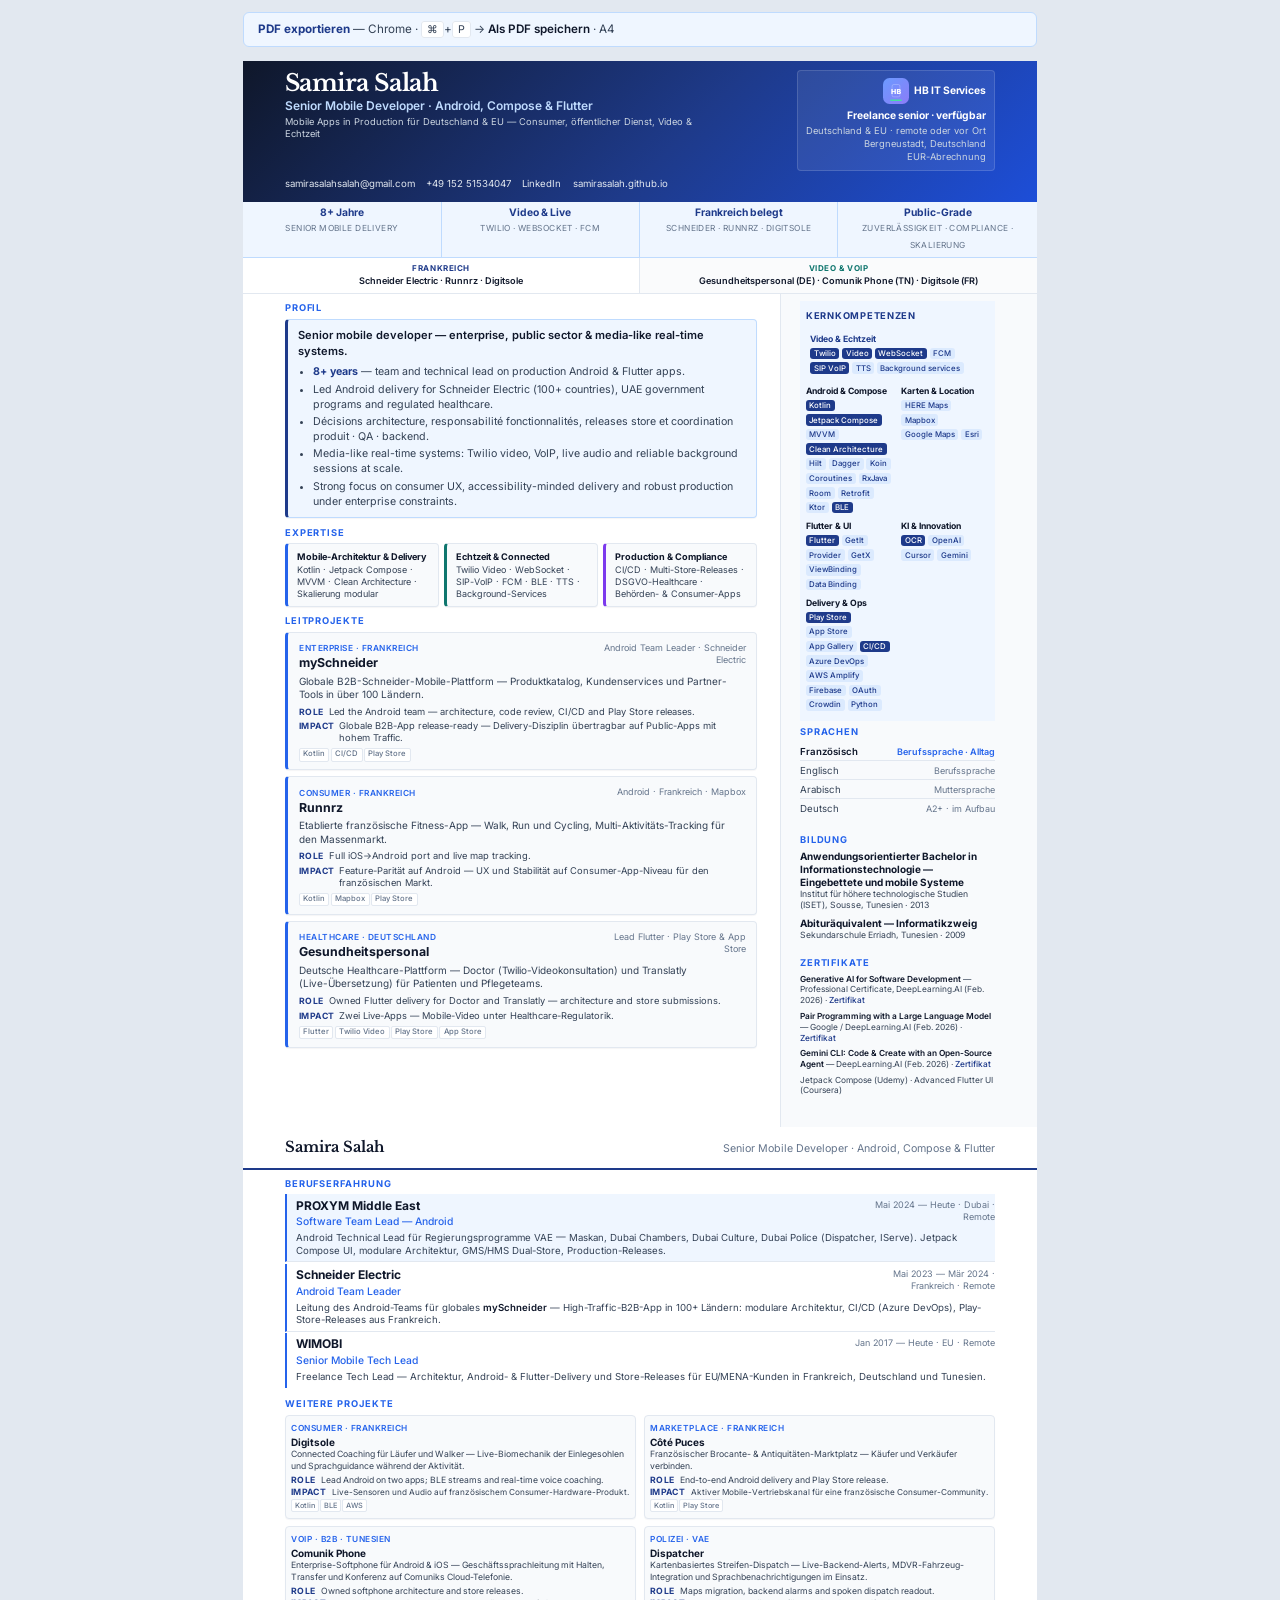
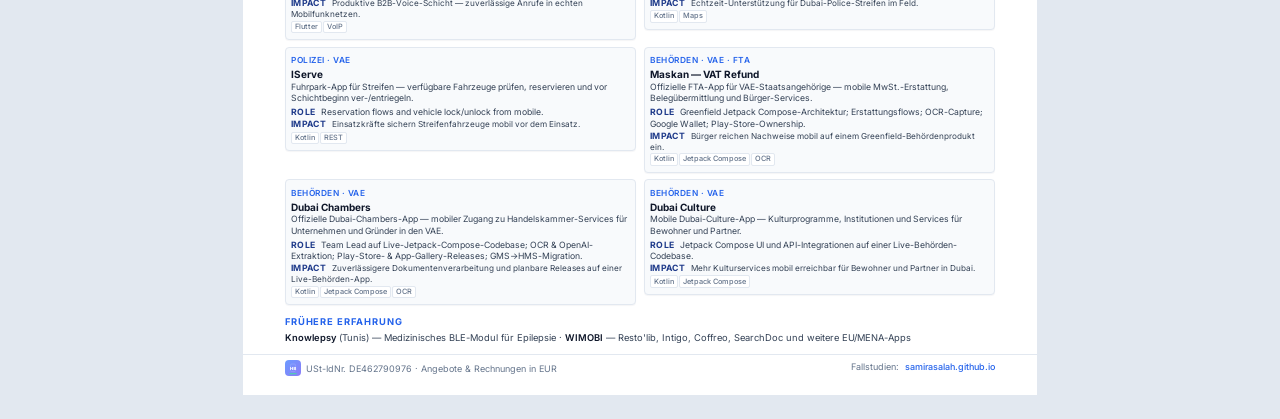
<file: assets/cv-de.html>
<!DOCTYPE html>
<html lang="de">
<head>
  <meta charset="utf-8">
  <title>Samira Salah — Lebenslauf</title>
  <script>window.__CV_LANG = "de"; window.location.replace("cv.html?lang=de");</script>
</head>
<body></body>
</html>
</file>
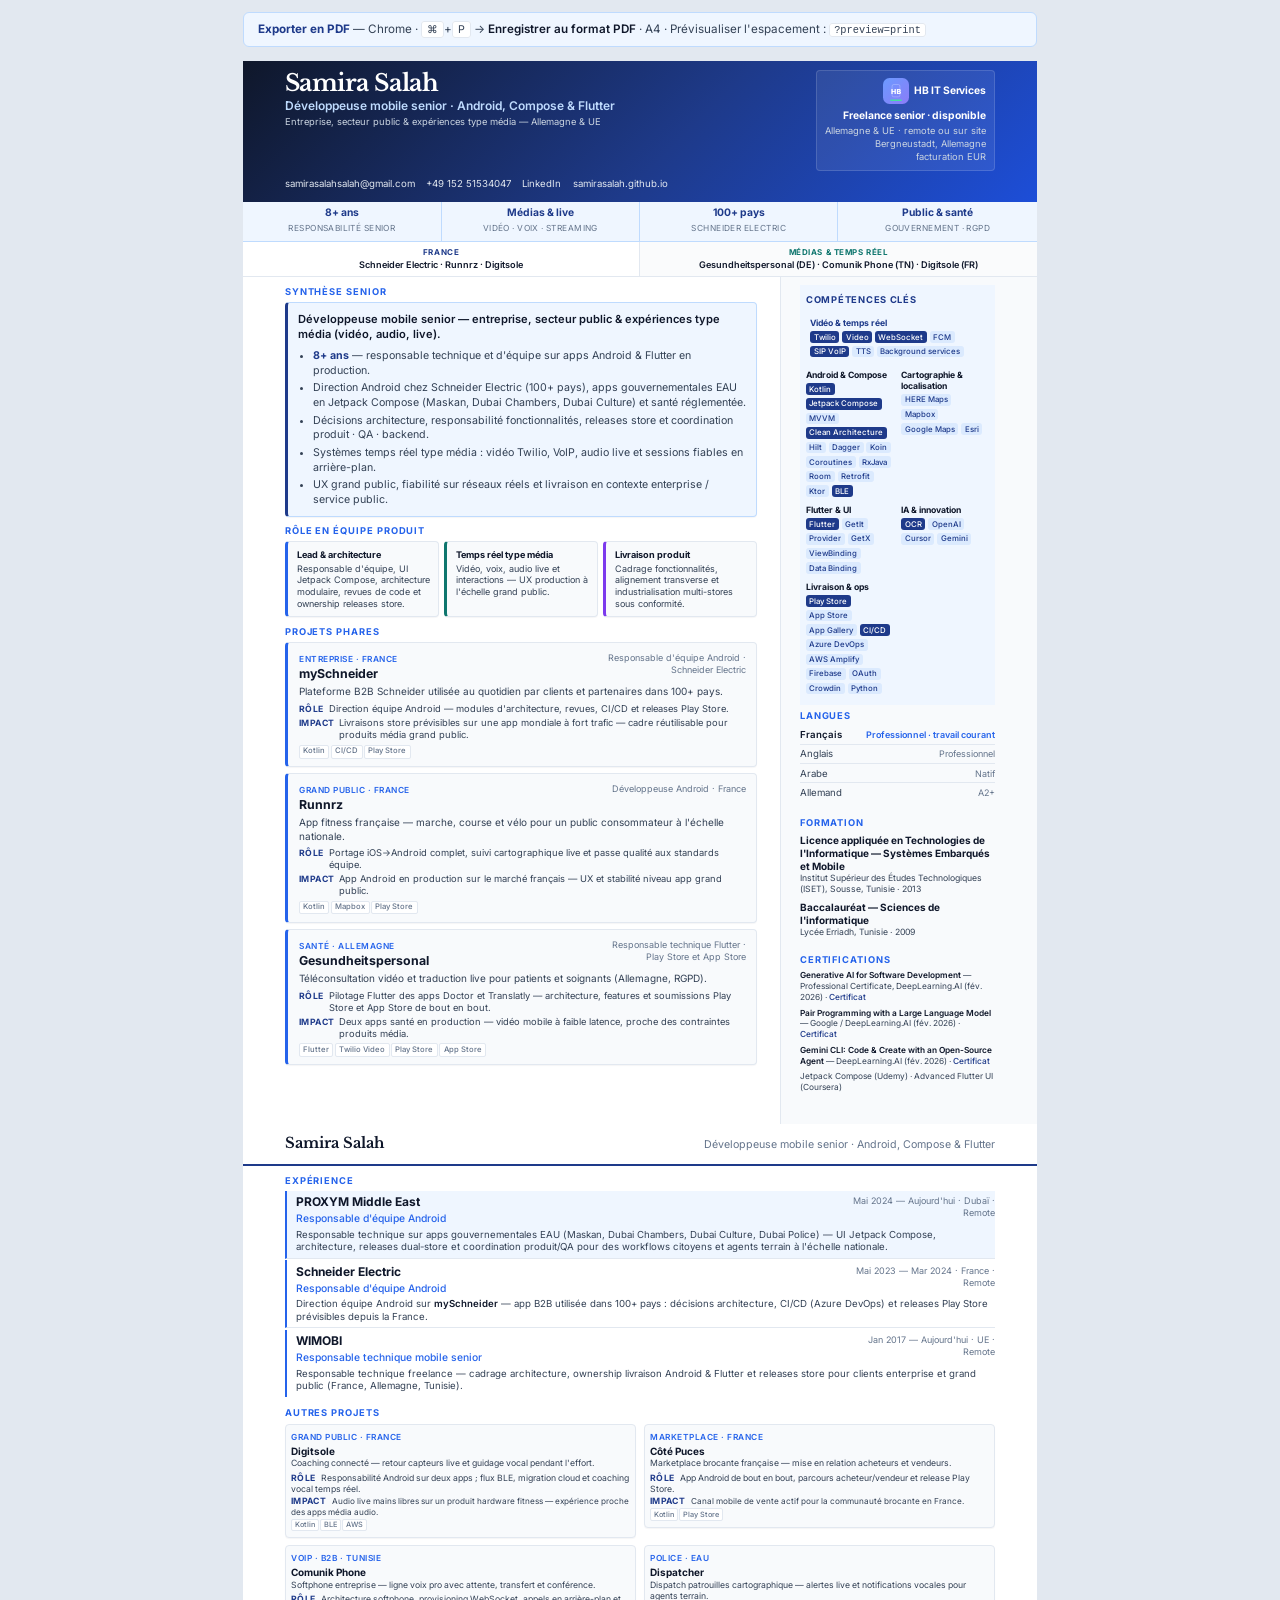
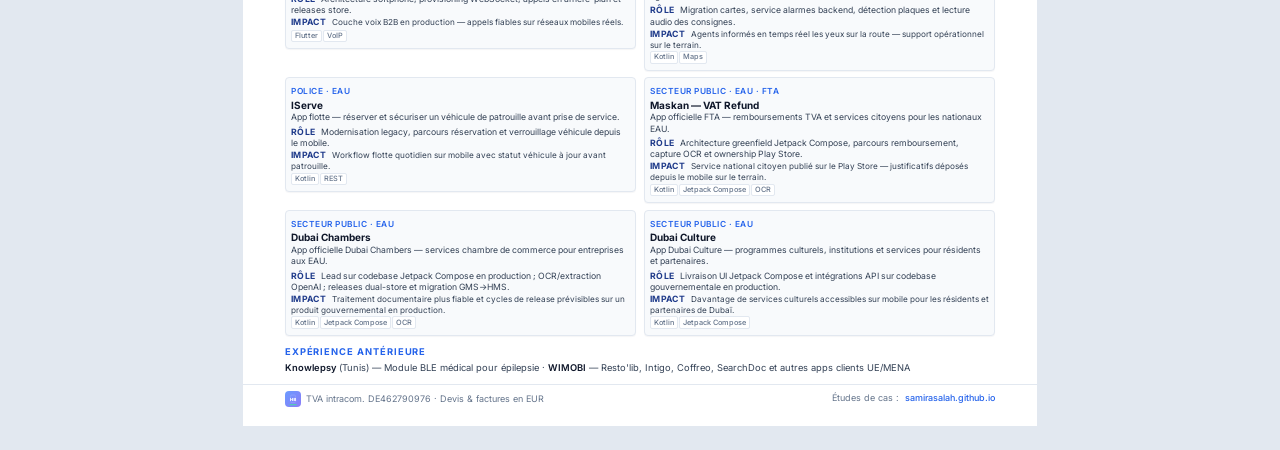
<file: assets/cv-fr.html>
<!DOCTYPE html>
<html lang="fr">
<head>
  <meta charset="utf-8">
  <title>Samira Salah — CV</title>
  <script>window.__CV_LANG = "fr"; window.location.replace("cv.html?lang=fr");</script>
</head>
<body></body>
</html>
</file>
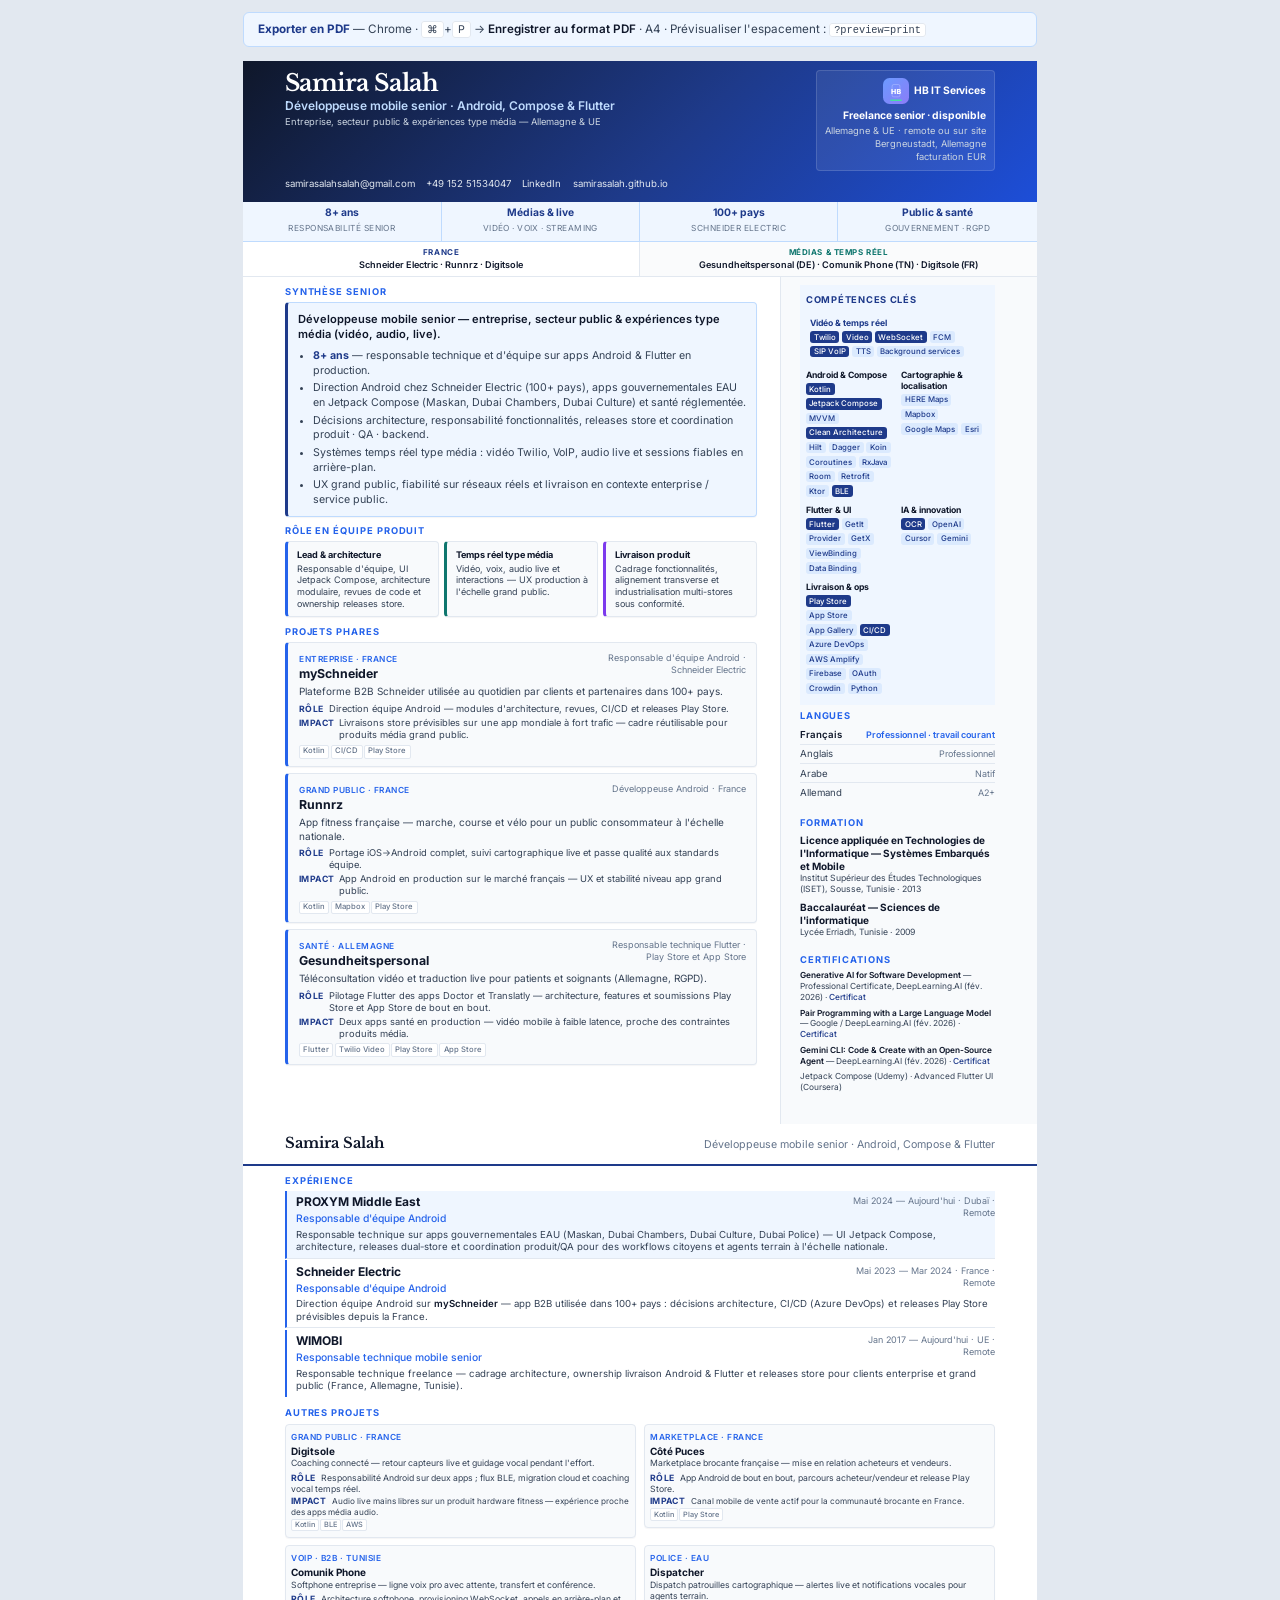
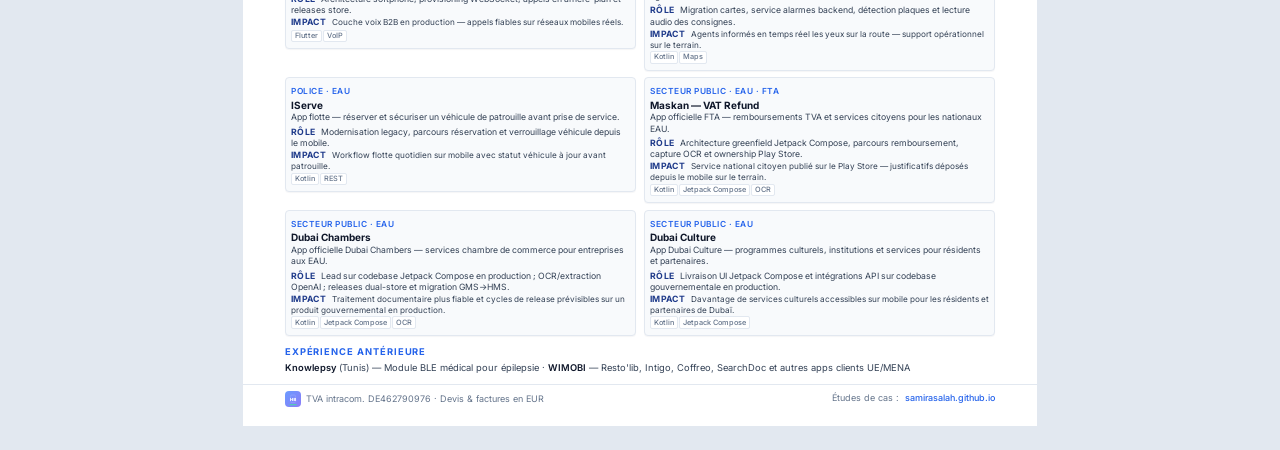
<file: assets/cv.html>
<!DOCTYPE html>
<html lang="en">
<head>
  <meta charset="utf-8">
  <meta name="viewport" content="width=device-width, initial-scale=1">
  <meta http-equiv="Cache-Control" content="no-cache, no-store, must-revalidate">
  <meta http-equiv="Pragma" content="no-cache">
  <meta http-equiv="Expires" content="0">
  <title>Samira Salah — CV</title>
  <link rel="stylesheet" href="cv.css?v=19">
  <link rel="alternate" hreflang="en" href="cv.html">
  <link rel="alternate" hreflang="fr" href="cv.html?lang=fr">
  <link rel="alternate" hreflang="de" href="cv.html?lang=de">
  <style>
    html:not(.cv-i18n-ready) body { opacity: 0; }
    html.cv-i18n-ready body { opacity: 1; transition: opacity .12s ease-out; }
    @media print {
      html, body { opacity: 1 !important; }
    }
    @media print {
      .cv-sheet:first-of-type .cv-tagline {
        display: block !important;
        visibility: visible !important;
        opacity: 1 !important;
        font-size: 7pt !important;
        line-height: 1.32 !important;
        color: #dbeafe !important;
        -webkit-print-color-adjust: exact;
        print-color-adjust: exact;
      }
      .cv-header {
        -webkit-print-color-adjust: exact;
        print-color-adjust: exact;
      }
    }
  </style>
</head>
<body>
  <p class="cv-export-hint" role="note">
    <span data-cv-i18n="exportHint" data-cv-i18n-html="true">Export PDF — Chrome · ⌘+P → Save as PDF · A4</span>
  </p>

  <article class="cv" aria-label="Samira Salah curriculum vitae">

    <section class="cv-sheet" aria-label="Page 1">
      <header class="cv-header">
        <div class="cv-header-main">
          <div class="cv-identity">
            <h1>Samira Salah</h1>
            <p class="cv-title" data-cv-i18n="title">Senior Mobile Developer · Android, Compose &amp; Flutter</p>
            <p class="cv-tagline" data-geo-tagline>Production mobile for Germany &amp; EU — consumer, public sector, video &amp; real-time</p>
          </div>
          <div class="cv-badge">
            <div class="cv-badge-brand">
              <img src="../images/hb-logo-mark.svg" alt="" class="cv-hb-logo" width="26" height="26" decoding="async">
              <strong>HB IT Services</strong>
            </div>
            <p class="cv-badge-status"><strong data-cv-i18n="badgeTitle">Freelance senior · disponible</strong></p>
            <p class="cv-badge-lines">
              <span data-geo-scope>Allemagne &amp; UE · remote ou sur site</span><br>
              <span data-geo-location data-geo-fallback="Bergneustadt, Germany">Bergneustadt, Germany</span><br>
              <span data-cv-i18n="badgeBiz">facturation EUR</span>
            </p>
          </div>
        </div>
        <ul class="cv-contact">
          <li><a href="mailto:samirasalahsalah@gmail.com">samirasalahsalah@gmail.com</a></li>
          <li><a href="tel:+4915251534047">+49 152 51534047</a></li>
          <li><a href="https://www.linkedin.com/in/samira-salah-22a93883/">LinkedIn</a></li>
          <li><a href="https://samirasalah.github.io/">samirasalah.github.io</a></li>
        </ul>
      </header>

      <div class="cv-metrics" aria-label="Key highlights">
        <div class="metric"><strong data-cv-i18n="m1">8+ years</strong><span data-cv-i18n="m1s">Senior mobile delivery</span></div>
        <div class="metric"><strong data-cv-i18n="m2">Video &amp; live</strong><span data-cv-i18n="m2s">Twilio · WebSocket · FCM</span></div>
        <div class="metric"><strong data-cv-i18n="m3">France proven</strong><span data-cv-i18n="m3s">Schneider · Runnrz · Digitsole</span></div>
        <div class="metric"><strong data-cv-i18n="m4">Public-grade</strong><span data-cv-i18n="m4s">Reliability · compliance · scale</span></div>
      </div>

      <div class="cv-refs" aria-label="Client references">
        <div class="cv-ref-item cv-ref-item--france">
          <span class="cv-ref-label" data-cv-i18n="refsFranceLabel">France</span>
          <p class="cv-ref-clients" data-cv-i18n="refsFranceClients">Schneider Electric · Runnrz · Digitsole</p>
        </div>
        <div class="cv-ref-item cv-ref-item--live">
          <span class="cv-ref-label" data-cv-i18n="refsLiveLabel">Video &amp; VoIP</span>
          <p class="cv-ref-clients" data-cv-i18n="refsLiveClients">Gesundheitspersonal (DE) · Comunik Phone (TN) · Digitsole (FR)</p>
        </div>
      </div>

      <div class="cv-body">
        <main class="cv-main">
          <section class="cv-block cv-block--profile" aria-labelledby="cv-summary">
            <h2 id="cv-summary" data-cv-i18n="profile">Senior summary</h2>
            <div class="profile-panel">
              <p class="profile-hook" data-cv-i18n="profileHook">Senior mobile developer — enterprise, public sector &amp; media-like real-time systems.</p>
              <ul class="senior-summary">
                <li data-cv-i18n="summary1" data-cv-i18n-html="true"><strong>8+ years</strong> — team and technical lead on production Android &amp; Flutter apps.</li>
                <li data-cv-i18n="summary2">Led Android delivery for Schneider Electric (100+ countries), UAE government programs and regulated healthcare.</li>
                <li data-cv-i18n="summary3">Décisions architecture, responsabilité fonctionnalités, releases store et coordination produit · QA · backend.</li>
                <li data-cv-i18n="summary4">Media-like real-time systems: Twilio video, VoIP, live audio and reliable background sessions at scale.</li>
                <li data-cv-i18n="summary5">Strong focus on consumer UX, accessibility-minded delivery and robust production under enterprise constraints.</li>
              </ul>
            </div>
          </section>

          <section class="cv-block cv-block--expertise" aria-labelledby="cv-offer">
            <h2 id="cv-offer" data-cv-i18n="offerTitle">Role on product teams</h2>
            <div class="offer-grid offer-grid--expertise">
              <div class="offer-card">
                <strong data-cv-i18n="offer1t">Lead &amp; architecture</strong>
                <span data-cv-i18n="offer1b">Team lead, modular decisions, code review and Play Store / App Store release ownership.</span>
              </div>
              <div class="offer-card">
                <strong data-cv-i18n="offer2t">Media-like real-time</strong>
                <span data-cv-i18n="offer2b">Video, voice, live audio and interactive sessions — production UX at consumer scale.</span>
              </div>
              <div class="offer-card">
                <strong data-cv-i18n="offer3t">Product delivery</strong>
                <span data-cv-i18n="offer3b">Feature scoping, cross-team alignment and multi-store industrialisation under compliance.</span>
              </div>
            </div>
          </section>

          <section class="cv-block" aria-labelledby="cv-projects-p1">
            <h2 id="cv-projects-p1" data-cv-i18n="flagshipProjects">Flagship projects</h2>

            <article class="project-card project-card--compact">
              <header class="project-head">
                <div>
                  <span class="project-sector" data-cv-i18n="projects.myschneider.sector">Enterprise · France</span>
                  <h3 class="project-name">mySchneider</h3>
                </div>
                <span class="project-meta" data-cv-i18n="projects.myschneider.meta">Android Team Leader · Schneider Electric</span>
              </header>
              <p class="project-intro" data-cv-i18n="projects.myschneider.intro">Global Schneider B2B platform used daily in 100+ countries.</p>
              <dl class="project-facts">
                <div><dt data-cv-i18n="roleLabel">Role</dt><dd data-cv-i18n="projects.myschneider.roleText">Led the Android team — architecture, code review, CI/CD and Play Store releases.</dd></div>
                <div><dt data-cv-i18n="impact">Impact</dt><dd data-cv-i18n="projects.myschneider.impact">Predictable store delivery on a high-traffic global app.</dd></div>
              </dl>
              <ul class="project-tags"><li>Kotlin</li><li>CI/CD</li><li>Play Store</li></ul>
            </article>

            <article class="project-card project-card--compact">
              <header class="project-head">
                <div>
                  <span class="project-sector" data-cv-i18n="projects.runnrz.sector">Consumer · France</span>
                  <h3 class="project-name">Runnrz</h3>
                </div>
                <span class="project-meta" data-cv-i18n="projects.runnrz.meta">Android · France · Mapbox</span>
              </header>
              <p class="project-intro" data-cv-i18n="projects.runnrz.intro">Established French fitness app for a mass-market consumer audience.</p>
              <dl class="project-facts">
                <div><dt data-cv-i18n="roleLabel">Role</dt><dd data-cv-i18n="projects.runnrz.roleText">Full iOS→Android port and live map tracking.</dd></div>
                <div><dt data-cv-i18n="impact">Impact</dt><dd data-cv-i18n="projects.runnrz.impact">Production Android app on the French market with consumer-grade UX.</dd></div>
              </dl>
              <ul class="project-tags"><li>Kotlin</li><li>Mapbox</li><li>Play Store</li></ul>
            </article>

            <article class="project-card project-card--compact">
              <header class="project-head">
                <div>
                  <span class="project-sector" data-cv-i18n="projects.gesundheit.sector">Healthcare · Germany</span>
                  <h3 class="project-name">Gesundheitspersonal</h3>
                </div>
                <span class="project-meta" data-cv-i18n="projects.gesundheit.meta">Lead Flutter · Play Store &amp; App Store</span>
              </header>
              <p class="project-intro" data-cv-i18n="projects.gesundheit.intro">Live video care and translation under German healthcare regulation.</p>
              <dl class="project-facts">
                <div><dt data-cv-i18n="roleLabel">Role</dt><dd data-cv-i18n="projects.gesundheit.roleText">Owned Flutter delivery for Doctor and Translatly — architecture and store submissions.</dd></div>
                <div><dt data-cv-i18n="impact">Impact</dt><dd data-cv-i18n="projects.gesundheit.impact">Two live apps — low-latency mobile video comparable to media streaming.</dd></div>
              </dl>
              <ul class="project-tags"><li>Flutter</li><li>Twilio Video</li><li>Play Store</li><li>App Store</li></ul>
            </article>

            <!-- Digitsole moved to page 2 — keeps flagship block within one printed page -->
          </section>
        </main>

        <aside class="cv-aside">
          <section class="cv-block cv-block--skills" aria-labelledby="cv-skills">
            <h2 id="cv-skills" data-cv-i18n="coreExpertise">Core expertise</h2>
            <div class="skill-group skill-group--primary">
              <h3 data-cv-i18n="skillVideo">Video &amp; real-time</h3>
              <ul class="skill-tags">
                <li class="skill-tag--core">Twilio</li><li class="skill-tag--core">Video</li><li class="skill-tag--core">WebSocket</li><li>FCM</li>
                <li class="skill-tag--core">SIP VoIP</li><li>TTS</li><li>Background services</li>
              </ul>
            </div>
            <div class="skill-group">
              <h3 data-cv-i18n="skillMobile">Mobile &amp; architecture</h3>
              <ul class="skill-tags">
                <li class="skill-tag--core">Kotlin</li><li class="skill-tag--core">Jetpack Compose</li><li>MVVM</li>
                <li class="skill-tag--core">Clean Architecture</li><li>Hilt</li><li>Dagger</li><li>Koin</li>
                <li>Coroutines</li><li>RxJava</li><li>Room</li><li>Retrofit</li><li>Ktor</li><li class="skill-tag--core">BLE</li>
              </ul>
            </div>
            <div class="skill-group">
              <h3 data-cv-i18n="skillMaps">Maps &amp; location</h3>
              <ul class="skill-tags">
                <li>HERE Maps</li><li>Mapbox</li><li>Google Maps</li><li>Esri</li>
              </ul>
            </div>
            <div class="skill-group">
              <h3 data-cv-i18n="skillFlutter">Flutter &amp; UI</h3>
              <ul class="skill-tags">
                <li class="skill-tag--core">Flutter</li><li>GetIt</li><li>Provider</li><li>GetX</li><li>ViewBinding</li><li>Data Binding</li>
              </ul>
            </div>
            <div class="skill-group">
              <h3 data-cv-i18n="skillAi">AI &amp; innovation</h3>
              <ul class="skill-tags">
                <li class="skill-tag--core">OCR</li><li>OpenAI</li><li>Cursor</li><li>Gemini</li>
              </ul>
            </div>
            <div class="skill-group">
              <h3 data-cv-i18n="skillDelivery">Delivery &amp; ops</h3>
              <ul class="skill-tags">
                <li class="skill-tag--core">Play Store</li><li>App Store</li><li>App Gallery</li>
                <li class="skill-tag--core">CI/CD</li><li>Azure DevOps</li><li>AWS Amplify</li><li>Firebase</li><li>OAuth</li>
                <li>Crowdin</li><li>Python</li>
              </ul>
            </div>
          </section>

          <section class="cv-block" aria-labelledby="cv-lang">
            <h2 id="cv-lang" data-cv-i18n="languages">Languages</h2>
            <ul class="lang-list">
              <li class="lang-list--primary"><span data-cv-i18n="langFr">French</span><em data-cv-i18n="lvFrPro">Professional</em></li>
              <li><span data-cv-i18n="langEn">English</span><em data-cv-i18n="lvPro">Professional</em></li>
              <li><span data-cv-i18n="langAr">Arabic</span><em data-cv-i18n="lvNative">Native</em></li>
              <li><span data-cv-i18n="langDe">German</span><em data-cv-i18n="lvDe">A2+</em></li>
            </ul>
          </section>

          <section class="cv-block" aria-labelledby="cv-edu">
            <h2 id="cv-edu" data-cv-i18n="education">Education</h2>
            <div class="edu-block" data-cv-i18n="eduHtml" data-cv-i18n-html="true">
              <p class="edu-line"><strong>Applied Bachelor's in Computer Technology — Embedded and Mobile Systems</strong>Higher Institute of Technological Studies (ISET), Sousse, Tunisia · 2013</p>
              <p class="edu-line"><strong>High school diploma — Computer Science track</strong>Erriadh High School, Tunisia · 2009</p>
            </div>
          </section>

          <section class="cv-block" aria-labelledby="cv-cert">
            <h2 id="cv-cert" data-cv-i18n="certifications">Certifications</h2>
            <ul class="cert-list" data-cv-i18n="certHtml" data-cv-i18n-html="true">
              <li><strong>Generative AI for Software Development</strong> — Professional Certificate, DeepLearning.AI (Feb 2026) · <a href="https://learn.deeplearning.ai/certificates/4398db03-3a02-4a9a-a895-3f19bb6119a6" target="_blank" rel="noopener noreferrer">Certificate</a></li>
              <li><strong>Pair Programming with a Large Language Model</strong> — Google / DeepLearning.AI (Feb 2026) · <a href="https://learn.deeplearning.ai/accomplishments/239027ab-b9a7-486b-a4d7-57dc4dd65698" target="_blank" rel="noopener noreferrer">Certificate</a></li>
              <li><strong>Gemini CLI: Code &amp; Create with an Open-Source Agent</strong> — DeepLearning.AI (Feb 2026) · <a href="https://learn.deeplearning.ai/accomplishments/e9150cbf-3e8d-453e-b33d-d7099168698b" target="_blank" rel="noopener noreferrer">Certificate</a></li>
              <li>Jetpack Compose (Udemy) · Advanced Flutter UI (Coursera)</li>
            </ul>
          </section>
        </aside>
      </div>
    </section>

    <section class="cv-sheet cv-sheet-last" aria-label="Page 2">
      <header class="cv-header cv-header--compact">
        <span class="cv-header-name">Samira Salah</span>
        <span class="cv-header-role" data-cv-i18n="title">Senior Mobile Developer · Android, Compose &amp; Flutter</span>
      </header>

      <section class="cv-block cv-block--compact cv-block--exp" aria-labelledby="cv-exp">
        <h2 id="cv-exp" data-cv-i18n="experience">Experience</h2>

        <article class="role role--highlight">
          <div class="role-head">
            <div>
              <strong class="role-company">PROXYM Middle East</strong>
              <span class="role-title" data-cv-i18n="roles.proxym.title">Software Team Lead — Android</span>
            </div>
            <span class="role-meta" data-cv-i18n="roles.proxym.meta">May 2024 — Present · Dubai · Remote</span>
          </div>
          <p class="role-desc" data-cv-i18n="roles.proxym.desc">Technical lead on UAE government mobile programs…</p>
        </article>

        <article class="role">
          <div class="role-head">
            <div>
              <strong class="role-company">Schneider Electric</strong>
              <span class="role-title" data-cv-i18n="roles.schneider.title">Android Team Leader</span>
            </div>
            <span class="role-meta" data-cv-i18n="roles.schneider.meta">May 2023 — Mar 2024 · France · Remote</span>
          </div>
          <p class="role-desc" data-cv-i18n="roles.schneider.desc" data-cv-i18n-html="true">Led Android team on global B2B mySchneider…</p>
        </article>

        <article class="role">
          <div class="role-head">
            <div>
              <strong class="role-company">WIMOBI</strong>
              <span class="role-title" data-cv-i18n="roles.wimobi.title">Senior Mobile Tech Lead</span>
            </div>
            <span class="role-meta" data-cv-i18n="roles.wimobi.meta">Jan 2017 — Present · EU · Remote</span>
          </div>
          <p class="role-desc" data-cv-i18n="roles.wimobi.desc">Production Android &amp; Flutter for EU clients.</p>
        </article>
      </section>

      <section class="cv-block" aria-labelledby="cv-projects">
        <h2 id="cv-projects" data-cv-i18n="keyProjectsCont">More projects</h2>

        <div class="project-grid">
          <article class="project-mini">
            <span class="project-sector" data-cv-i18n="projects.digitsole.sector">Consumer · France</span>
            <h3 class="project-name">Digitsole</h3>
            <p class="project-mini-lead" data-cv-i18n="projects.digitsole.intro">Connected coaching with live sensor feedback and spoken guidance.</p>
            <p><strong data-cv-i18n="roleLabel">Role</strong> <span data-cv-i18n="projects.digitsole.roleText">Lead Android on two apps; BLE streams and real-time voice coaching.</span></p>
            <p><strong data-cv-i18n="impact">Impact</strong> <span data-cv-i18n="projects.digitsole.impact">Hands-free live audio on a French consumer hardware product.</span></p>
            <ul class="project-tags"><li>Kotlin</li><li>BLE</li><li>AWS</li></ul>
          </article>
          <article class="project-mini">
            <span class="project-sector" data-cv-i18n="projects.cotepuces.sector">Marketplace · France</span>
            <h3 class="project-name">Côté Puces</h3>
            <p class="project-mini-lead" data-cv-i18n="projects.cotepuces.intro">French brocante &amp; antiques marketplace.</p>
            <p><strong data-cv-i18n="roleLabel">Role</strong> <span data-cv-i18n="projects.cotepuces.roleText">End-to-end Android delivery and Play Store release.</span></p>
            <p><strong data-cv-i18n="impact">Impact</strong> <span data-cv-i18n="projects.cotepuces.impact">Live mobile sales channel…</span></p>
            <ul class="project-tags"><li>Kotlin</li><li>Play Store</li></ul>
          </article>
          <article class="project-mini">
            <span class="project-sector" data-cv-i18n="projects.comunik.sector">VoIP · B2B</span>
            <h3 class="project-name">Comunik Phone</h3>
            <p class="project-mini-lead" data-cv-i18n="projects.comunik.intro">Enterprise softphone for Android &amp; iOS.</p>
            <p><strong data-cv-i18n="roleLabel">Role</strong> <span data-cv-i18n="projects.comunik.roleText">Owned softphone architecture and store releases.</span></p>
            <p><strong data-cv-i18n="impact">Impact</strong> <span data-cv-i18n="projects.comunik.impact">Production mobile voice layer…</span></p>
            <ul class="project-tags"><li>Flutter</li><li>VoIP</li></ul>
          </article>
          <article class="project-mini">
            <span class="project-sector" data-cv-i18n="projects.dispatcher.sector">Police · UAE</span>
            <h3 class="project-name">Dispatcher</h3>
            <p class="project-mini-lead" data-cv-i18n="projects.dispatcher.intro">Map-based patrol dispatch with live backend alerts.</p>
            <p><strong data-cv-i18n="roleLabel">Role</strong> <span data-cv-i18n="projects.dispatcher.roleText">Maps migration, backend alarms and spoken dispatch readout.</span></p>
            <p><strong data-cv-i18n="impact">Impact</strong> <span data-cv-i18n="projects.dispatcher.impact">Real-time field operations…</span></p>
            <ul class="project-tags"><li>Kotlin</li><li>Maps</li></ul>
          </article>
          <article class="project-mini">
            <span class="project-sector" data-cv-i18n="projects.iserve.sector">Police · UAE</span>
            <h3 class="project-name">IServe</h3>
            <p class="project-mini-lead" data-cv-i18n="projects.iserve.intro">Fleet app for patrol vehicle reservation and access.</p>
            <p><strong data-cv-i18n="roleLabel">Role</strong> <span data-cv-i18n="projects.iserve.roleText">Reservation flows and vehicle lock/unlock from mobile.</span></p>
            <p><strong data-cv-i18n="impact">Impact</strong> <span data-cv-i18n="projects.iserve.impact">Fleet reservation &amp; vehicle access…</span></p>
            <ul class="project-tags"><li>Kotlin</li><li>REST</li></ul>
          </article>
          <article class="project-mini">
            <span class="project-sector" data-cv-i18n="projects.maskan.sector">Government · UAE</span>
            <h3 class="project-name">Maskan — VAT Refund</h3>
            <p class="project-mini-lead" data-cv-i18n="projects.maskan.intro">Official FTA VAT refund app for UAE nationals.</p>
            <p><strong data-cv-i18n="roleLabel">Role</strong> <span data-cv-i18n="projects.maskan.roleText">Greenfield architecture and Play Store ownership.</span></p>
            <p><strong data-cv-i18n="impact">Impact</strong> <span data-cv-i18n="projects.maskan.impact">Faster citizen proof submission…</span></p>
            <ul class="project-tags"><li>Kotlin</li><li>Jetpack Compose</li><li>OCR</li></ul>
          </article>
          <article class="project-mini">
            <span class="project-sector" data-cv-i18n="projects.chambers.sector">Government · UAE</span>
            <h3 class="project-name">Dubai Chambers</h3>
            <p class="project-mini-lead" data-cv-i18n="projects.chambers.intro">Mobile access to Dubai chamber business services.</p>
            <p><strong data-cv-i18n="roleLabel">Role</strong> <span data-cv-i18n="projects.chambers.roleText">Team lead; OCR/OpenAI extraction and dual-store releases.</span></p>
            <p><strong data-cv-i18n="impact">Impact</strong> <span data-cv-i18n="projects.chambers.impact">More accurate document handling…</span></p>
            <ul class="project-tags"><li>Kotlin</li><li>Jetpack Compose</li><li>OCR</li></ul>
          </article>
          <article class="project-mini">
            <span class="project-sector" data-cv-i18n="projects.culture.sector">Government · UAE</span>
            <h3 class="project-name">Dubai Culture</h3>
            <p class="project-mini-lead" data-cv-i18n="projects.culture.intro">Cultural programs, institutions and resident-facing services.</p>
            <p><strong data-cv-i18n="roleLabel">Role</strong> <span data-cv-i18n="projects.culture.roleText">Jetpack Compose UI and API integrations on a live government codebase.</span></p>
            <p><strong data-cv-i18n="impact">Impact</strong> <span data-cv-i18n="projects.culture.impact">More cultural services on mobile for Dubai residents and partners.</span></p>
            <ul class="project-tags"><li>Kotlin</li><li>Jetpack Compose</li></ul>
          </article>
        </div>
      </section>

      <section class="cv-block cv-block--compact" aria-labelledby="cv-earlier">
        <h2 id="cv-earlier" data-cv-i18n="earlierExp">Earlier experience</h2>
        <p class="earlier-exp" data-cv-i18n="earlierExpText" data-cv-i18n-html="true">Knowlepsy, WIMOBI…</p>
      </section>

      <footer class="cv-footer">
        <span class="cv-footer-brand">
          <img src="../images/hb-logo-mark.svg" alt="" class="cv-hb-logo cv-hb-logo--sm" width="16" height="16" decoding="async">
          <span data-cv-i18n="footerL">TVA intracom. DE462790976 · Devis &amp; factures en EUR</span>
        </span>
        <span class="cv-footer-link">
          <span data-cv-i18n="footerRLabel">Full case studies:</span>
          <a href="https://samirasalah.github.io/">samirasalah.github.io</a>
        </span>
      </footer>
    </section>

  </article>
  <script>
    window.__CV_COPY = {
      fr: {
        title: "Développeuse mobile senior · Android, Compose & Flutter",
        profileHook: "Développeuse mobile senior — entreprise, secteur public & expériences type média (vidéo, audio, live).",
      },
      en: {
        title: "Senior Mobile Developer · Android, Compose & Flutter",
      },
      de: {
        title: "Senior Mobile Developer · Android, Compose & Flutter",
      },
    };
    window.__CV_applyCopy = function () {
      var lang = (document.documentElement.lang || "en").slice(0, 2);
      var copy = window.__CV_COPY[lang];
      if (!copy) return;
      document.querySelectorAll('[data-cv-i18n="profileHook"]').forEach(function (el) {
        if (copy.profileHook) el.textContent = copy.profileHook;
      });
      document.querySelectorAll('[data-cv-i18n="title"], .cv-title, .cv-header-role').forEach(function (el) {
        if (copy.title) el.textContent = copy.title;
      });
    };
  </script>
  <script src="js/geo-location.js?v=15"></script>
  <script src="js/cv-i18n.v8.js?v=25"></script>
  <script src="js/cv-print-check.js?v=11"></script>
  <script>
    document.addEventListener("DOMContentLoaded", window.__CV_applyCopy);
  </script>
</body>
</html>
</file>
<file: css/style.css>
/* Samira Salah — Portfolio v5 · Professional UI */
:root {
  --bg: #06070c;
  --bg-card: #0e121c;
  --bg-elevated: #151b28;
  --text: #eef1f8;
  --text-muted: #9aa4bc;
  --accent: #6b9bff;
  --accent-2: #8b7cf8;
  --accent-soft: rgba(107, 155, 255, 0.14);
  --gold: #f0c35c;
  --gold-soft: rgba(240, 195, 92, 0.14);
  --ai: #45e0a0;
  --ai-soft: rgba(69, 224, 160, 0.12);
  --border: rgba(255, 255, 255, 0.07);
  --border-strong: rgba(255, 255, 255, 0.12);
  --radius: 16px;
  --radius-lg: 24px;
  --radius-xl: 32px;
  --font: "Instrument Sans", system-ui, sans-serif;
  --font-display: "Outfit", system-ui, sans-serif;
  --shadow: 0 24px 64px rgba(0, 0, 0, 0.45);
  --shadow-glow: 0 0 80px rgba(107, 155, 255, 0.12);
  --ease: cubic-bezier(0.22, 1, 0.36, 1);
  --page-gutter: clamp(1.25rem, 4vw, 3.5rem);
  --content-max: 1920px;
  --content: min(var(--content-max), 100%);
  --space-1: 0.5rem;
  --space-2: 1rem;
  --space-3: 1.5rem;
  --space-4: 2rem;
  --space-5: 3rem;
  --space-6: 4.5rem;
  --leading: 1.65;
  --leading-tight: 1.25;
}

*,
*::before,
*::after {
  box-sizing: border-box;
}

html {
  scroll-behavior: smooth;
  scroll-padding-top: 5.5rem;
}

section[id],
.work-card[id] {
  scroll-margin-top: 5.5rem;
}

body {
  margin: 0;
  font-family: var(--font);
  font-size: 1rem;
  line-height: 1.6;
  color: var(--text);
  background: var(--bg);
}

body::before {
  content: "";
  position: fixed;
  inset: 0;
  z-index: -2;
  background:
    radial-gradient(ellipse 90% 60% at 8% -5%, rgba(107, 155, 255, 0.18), transparent 52%),
    radial-gradient(ellipse 70% 50% at 92% 8%, rgba(69, 224, 160, 0.1), transparent 48%),
    radial-gradient(ellipse 55% 40% at 50% 105%, rgba(240, 195, 92, 0.07), transparent 50%),
    var(--bg);
  pointer-events: none;
}

.skip-link {
  position: absolute;
  left: -9999px;
  top: 0;
  z-index: 200;
  padding: 0.6rem 1rem;
  background: var(--accent);
  color: #fff;
  font-weight: 700;
  border-radius: 0 0 8px 0;
}

.skip-link:focus {
  left: 0;
}

.ambient {
  position: fixed;
  inset: 0;
  z-index: -1;
  pointer-events: none;
  opacity: 0.22;
  background-image:
    linear-gradient(rgba(255, 255, 255, 0.03) 1px, transparent 1px),
    linear-gradient(90deg, rgba(255, 255, 255, 0.03) 1px, transparent 1px);
  background-size: 64px 64px;
  mask-image: radial-gradient(ellipse 80% 70% at 50% 30%, black, transparent);
}

.section-block {
  position: relative;
}

.section-block::before {
  content: "";
  position: absolute;
  left: 50%;
  top: 0;
  transform: translateX(-50%);
  width: min(var(--content-max), calc(100% - var(--page-gutter) * 2));
  height: 1px;
  background: linear-gradient(90deg, transparent, var(--border-strong), transparent);
  opacity: 0.6;
}

.hero.section-block::before {
  display: none;
}

a {
  color: var(--accent);
  text-decoration: none;
  transition: color 0.2s;
}

a:hover {
  color: #8eb4ff;
}

.container {
  width: var(--content);
  max-width: none;
  margin: 0 auto;
  padding-inline: var(--page-gutter);
}

:focus-visible {
  outline: 2px solid var(--accent);
  outline-offset: 3px;
}

/* Nav */
.nav {
  position: sticky;
  top: 0;
  z-index: 100;
  background: rgba(5, 6, 10, 0.78);
  backdrop-filter: blur(20px) saturate(1.4);
  border-bottom: 1px solid var(--border);
}

.nav-shell {
  display: grid;
  grid-template-columns: auto minmax(0, 1fr) auto;
  align-items: center;
  gap: 0.75rem 1rem;
  min-height: 3.75rem;
  padding: 0.45rem 0;
}

.nav-end {
  display: flex;
  align-items: center;
  justify-content: flex-end;
  gap: 0.45rem;
  flex-shrink: 0;
}

.lang-dropdown {
  position: relative;
  flex-shrink: 0;
}

.lang-dropdown-trigger {
  display: inline-flex;
  align-items: center;
  justify-content: center;
  gap: 0.35rem;
  min-width: 3rem;
  height: 2.125rem;
  padding: 0 0.55rem;
  border: 1px solid var(--border);
  border-radius: 8px;
  background: var(--bg-elevated);
  color: var(--text);
  font-family: var(--font);
  font-size: 0.72rem;
  font-weight: 700;
  letter-spacing: 0.05em;
  cursor: pointer;
  transition: border-color 0.2s, background 0.2s, color 0.2s;
}

.lang-dropdown-trigger:hover {
  border-color: var(--border-strong);
  color: var(--accent);
}

.lang-dropdown-trigger[aria-expanded="true"] {
  border-color: rgba(107, 155, 255, 0.45);
  background: var(--accent-soft);
  color: var(--accent);
}

.lang-dropdown-trigger[aria-expanded="true"] .lang-dropdown-chevron {
  transform: rotate(180deg);
}

.lang-dropdown-chevron {
  color: var(--text-muted);
  transition: transform 0.2s var(--ease);
  pointer-events: none;
}

.lang-dropdown-menu {
  position: absolute;
  top: calc(100% + 4px);
  right: 0;
  min-width: 7.5rem;
  margin: 0;
  padding: 0.25rem;
  list-style: none;
  border: 1px solid var(--border-strong);
  border-radius: 10px;
  background: var(--bg-card);
  box-shadow: var(--shadow);
  z-index: 12;
}

.lang-dropdown-menu:not([hidden]) {
  animation: lang-menu-in 0.15s var(--ease);
}

@keyframes lang-menu-in {
  from {
    opacity: 0;
    transform: translateY(-4px);
  }
  to {
    opacity: 1;
    transform: translateY(0);
  }
}

.lang-dropdown-option {
  display: block;
  width: 100%;
  padding: 0.45rem 0.65rem;
  border: none;
  border-radius: 7px;
  background: transparent;
  color: var(--text-muted);
  font-family: var(--font);
  font-size: 0.8rem;
  font-weight: 600;
  text-align: left;
  cursor: pointer;
  transition: color 0.15s, background 0.15s;
}

.lang-dropdown-option:hover {
  color: var(--text);
  background: rgba(255, 255, 255, 0.05);
}

.lang-dropdown-option.is-active,
.lang-dropdown-option[aria-selected="true"] {
  color: var(--accent);
  background: var(--accent-soft);
}

.lang-dropdown-option:focus-visible {
  outline: 2px solid var(--accent);
  outline-offset: 1px;
}

.nav-logo {
  font-family: var(--font-display);
  font-weight: 700;
  font-size: 1.05rem;
  line-height: 1.2;
  color: var(--text);
  white-space: nowrap;
  flex-shrink: 0;
}

.nav-menu {
  display: flex;
  align-items: center;
  justify-content: center;
  min-width: 0;
}

.nav-toggle {
  display: none;
  flex-direction: column;
  justify-content: center;
  gap: 5px;
  width: 2.625rem;
  height: 2.625rem;
  padding: 0;
  border: 1px solid var(--border);
  border-radius: 10px;
  background: var(--bg-elevated);
  cursor: pointer;
  flex-shrink: 0;
}

.nav-toggle span {
  display: block;
  width: 18px;
  height: 2px;
  margin: 0 auto;
  background: var(--text);
  border-radius: 1px;
  transition: transform 0.2s, opacity 0.2s;
}

.nav-toggle[aria-expanded="true"] span:nth-child(1) {
  transform: translateY(7px) rotate(45deg);
}

.nav-toggle[aria-expanded="true"] span:nth-child(2) {
  opacity: 0;
}

.nav-toggle[aria-expanded="true"] span:nth-child(3) {
  transform: translateY(-7px) rotate(-45deg);
}

.nav-menu-cta {
  display: inline-flex;
  flex-shrink: 0;
  align-items: center;
  justify-content: center;
  padding: 0.5rem 0.95rem;
  font-size: 0.8125rem;
}

.nav-logo span {
  color: var(--gold);
}

.nav-links {
  display: flex;
  flex-wrap: nowrap;
  align-items: center;
  justify-content: center;
  gap: 0.1rem;
  list-style: none;
  margin: 0;
  padding: 0;
}

.nav-links a {
  display: inline-flex;
  align-items: center;
  padding: 0.4rem 0.55rem;
  color: var(--text-muted);
  font-size: 0.8125rem;
  font-weight: 600;
  letter-spacing: 0.01em;
  white-space: nowrap;
  border-radius: 8px;
  transition: color 0.2s, background 0.2s;
}

.nav-links a:hover {
  color: var(--text);
  background: rgba(255, 255, 255, 0.05);
}

.btn-nav {
  padding: 0.55rem 1.1rem;
  font-size: 0.85rem;
  background: var(--gold);
  color: #0a0c10;
  border-radius: 10px;
  font-weight: 700;
  white-space: nowrap;
}

.btn-nav:hover {
  color: #0a0c10;
  filter: brightness(1.08);
}

/* Buttons */
.btn {
  display: inline-flex;
  align-items: center;
  justify-content: center;
  padding: 0.75rem 1.35rem;
  font-size: 0.9rem;
  font-weight: 700;
  border-radius: 10px;
  border: none;
  cursor: pointer;
  transition: transform 0.2s, box-shadow 0.2s;
}

.btn:hover {
  transform: translateY(-2px);
}

.btn-primary {
  background: linear-gradient(135deg, #5b8fff 0%, #7c6cf0 55%, #5b8fff 100%);
  background-size: 200% auto;
  color: #fff;
  box-shadow: 0 10px 32px rgba(107, 155, 255, 0.35), inset 0 1px 0 rgba(255, 255, 255, 0.15);
}

.btn-primary:hover {
  background-position: right center;
  color: #fff;
}

.btn-outline {
  background: transparent;
  color: var(--text);
  border: 1px solid var(--border);
}

.btn-outline:hover {
  border-color: var(--accent);
  color: var(--accent);
}

.btn-ghost {
  background: transparent;
  color: var(--text-muted);
  padding-left: 0.5rem;
  padding-right: 0.5rem;
}

.btn-ghost:hover {
  color: var(--text);
}

.btn-lg {
  padding: 1rem 1.75rem;
  font-size: 1rem;
}

.btn-sm {
  padding: 0.6rem 1rem;
  font-size: 0.82rem;
  border-radius: 9px;
}

.btn-icon {
  gap: 0.4rem;
}

.btn-icon svg {
  flex-shrink: 0;
  opacity: 0.85;
}

/* Hero */
.hero {
  padding: 5rem 0 4rem;
}

.hero-grid {
  display: grid;
  grid-template-columns: minmax(0, 1.25fr) minmax(0, 0.75fr);
  gap: clamp(2rem, 3.5vw, 4rem);
  align-items: start;
}

@media (min-width: 1400px) {
  .hero-grid {
    grid-template-columns: minmax(0, 1.35fr) minmax(0, 0.65fr);
    gap: 4.5rem;
  }

  .hero-photo img,
  .hero-photo-fallback {
    width: 136px;
    height: 136px;
  }
}

@media (max-width: 960px) {
  .hero-grid {
    grid-template-columns: 1fr;
  }
}

.hero-intro {
  display: flex;
  gap: 1.35rem;
  align-items: flex-start;
  margin-bottom: 1.5rem;
}

@media (max-width: 540px) {
  .hero-intro {
    flex-direction: column;
    align-items: center;
    text-align: center;
  }

  .hero-foot {
    text-align: center;
  }

  .hero-cta,
  .hero-foot {
    justify-content: center;
    width: 100%;
  }
}

.hero-photo {
  flex-shrink: 0;
  margin: 0;
  position: relative;
}

.hero-photo::before {
  content: "";
  position: absolute;
  inset: -3px;
  border-radius: 50%;
  background: linear-gradient(135deg, var(--gold), var(--accent), var(--ai));
  z-index: 0;
}

.hero-photo img,
.hero-photo-fallback {
  position: relative;
  z-index: 1;
  width: 120px;
  height: 120px;
  border-radius: 50%;
  border: 3px solid var(--bg);
  object-fit: cover;
  object-position: center 18%;
  box-shadow: var(--shadow);
}

.hero-photo-fallback {
  display: none;
  align-items: center;
  justify-content: center;
  font-family: var(--font-display);
  font-size: 1.75rem;
  font-weight: 800;
  color: var(--gold);
  background: var(--bg-elevated);
}

.hero-photo.is-placeholder .hero-photo-fallback {
  display: flex;
}

.eyebrow {
  font-size: 0.72rem;
  font-weight: 700;
  letter-spacing: 0.04em;
  text-transform: none;
  color: var(--gold);
  margin: 0 0 0.5rem;
}

.hero-trade {
  margin: 0 0 0.35rem;
  font-size: 0.9rem;
  color: var(--text-muted);
}

.hero-hb-brand {
  display: inline-flex;
  align-items: center;
  flex-wrap: wrap;
  gap: 0.4rem 0.5rem;
  margin: 0 0 0.65rem;
  padding: 0.35rem 0.65rem 0.35rem 0.45rem;
  background: var(--accent-soft);
  border: 1px solid rgba(107, 155, 255, 0.22);
  border-radius: 999px;
  font-size: 0.78rem;
  color: var(--text-muted);
}

.hero-hb-name {
  font-weight: 700;
  color: var(--text);
}

.hero-hb-sep {
  opacity: 0.45;
}

.hero-hb-tag {
  font-size: 0.72rem;
  letter-spacing: 0.02em;
}

.hb-logo-mark {
  display: block;
  flex-shrink: 0;
}

.hero-copy h1 {
  font-family: var(--font-display);
  font-size: clamp(2rem, 5vw, 2.75rem);
  font-weight: 800;
  margin: 0 0 0.35rem;
  letter-spacing: -0.03em;
  line-height: 1.1;
}

.hero-title {
  font-size: clamp(1.05rem, 1.2vw, 1.2rem);
  color: var(--text-muted);
  margin: 0 0 0.85rem;
  font-weight: 500;
  max-width: none;
  line-height: 1.5;
}

.hero-title .accent {
  color: var(--ai);
  font-weight: 600;
}

.hero-mission {
  margin: 0.85rem 0 0;
  padding-left: 1rem;
  border-left: 3px solid var(--accent);
  font-size: clamp(0.98rem, 1.05vw, 1.08rem);
  line-height: 1.55;
  color: var(--text-muted);
  max-width: none;
}

.hero-mission strong {
  color: var(--text);
  font-weight: 600;
}

.hero-lead {
  margin: 0.75rem 0 0;
  font-size: clamp(0.94rem, 1vw, 1.02rem);
  color: var(--text-muted);
  max-width: none;
  line-height: 1.65;
}

/* Hero foot — metrics, CTAs & contact */
.hero-foot {
  margin-top: 0.5rem;
  padding: 1.35rem;
  background: linear-gradient(165deg, rgba(255, 255, 255, 0.035) 0%, rgba(255, 255, 255, 0.012) 100%);
  border: 1px solid var(--border);
  border-radius: var(--radius-lg);
  box-shadow: inset 0 1px 0 rgba(255, 255, 255, 0.04);
}

.hero-proof {
  display: grid;
  grid-template-columns: repeat(3, minmax(0, 1fr));
  gap: 0.75rem;
  list-style: none;
  margin: 0 0 1.25rem;
  padding: 0;
}

.hero-proof__item {
  position: relative;
  display: flex;
  flex-direction: column;
  gap: 0.2rem;
  min-height: 4.75rem;
  padding: 0.85rem 1rem 0.8rem;
  background: var(--bg-card);
  border: 1px solid var(--border);
  border-radius: var(--radius);
  overflow: hidden;
  transition: transform 0.25s var(--ease), border-color 0.25s, box-shadow 0.25s;
}

.hero-proof__item::before {
  content: "";
  position: absolute;
  top: 0;
  left: 0;
  right: 0;
  height: 3px;
  background: var(--proof-accent, var(--gold));
  opacity: 0.95;
}

.hero-proof__item:hover {
  transform: translateY(-2px);
  border-color: var(--border-strong);
  box-shadow: 0 8px 24px rgba(0, 0, 0, 0.22);
}

.hero-proof__item--exp {
  --proof-accent: var(--gold);
}

.hero-proof__item--scale {
  --proof-accent: var(--accent);
}

.hero-proof__item--media {
  --proof-accent: var(--ai);
}

.hero-proof strong {
  font-family: var(--font-display);
  font-size: clamp(1.35rem, 2.5vw, 1.65rem);
  font-weight: 800;
  line-height: 1.15;
  letter-spacing: -0.02em;
}

.hero-proof__item--exp strong {
  color: var(--gold);
}

.hero-proof__item--scale strong {
  color: var(--accent);
}

.hero-proof__item--media strong {
  color: var(--ai);
}

.hero-proof span {
  font-size: 0.76rem;
  line-height: 1.4;
  color: var(--text-muted);
}

.hero-cta {
  display: flex;
  flex-wrap: wrap;
  align-items: center;
  gap: 0.75rem;
  margin-bottom: 1rem;
}

.btn-hero-primary {
  flex: 0 0 auto;
  min-width: 10.5rem;
  padding: 0.8rem 1.5rem;
}

.hero-cta-group {
  display: flex;
  flex-wrap: wrap;
  align-items: center;
  gap: 0.5rem;
  flex: 1 1 auto;
}

.hero-meta {
  display: flex;
  flex-wrap: wrap;
  align-items: center;
  gap: 0.25rem 0;
  padding: 0.55rem 0.65rem;
  background: var(--bg-elevated);
  border: 1px solid var(--border);
  border-radius: 999px;
  font-size: 0.8rem;
  color: var(--text-muted);
}

.hero-meta__item {
  display: inline-flex;
  align-items: center;
  gap: 0.4rem;
  padding: 0.15rem 0.85rem;
  white-space: nowrap;
}

.hero-meta__item:not(:last-child) {
  border-right: 1px solid var(--border);
}

.hero-meta__icon {
  flex-shrink: 0;
  color: var(--text-muted);
  opacity: 0.65;
}

.hero-meta a {
  color: var(--text-muted);
  text-decoration: none;
  transition: color 0.2s;
}

.hero-meta a:hover {
  color: var(--accent);
}

.hero-meta span:not(:last-child)::after {
  content: none;
}

/* Hero impact panel */
.hero-panel {
  background: linear-gradient(165deg, rgba(69, 224, 160, 0.08) 0%, var(--bg-card) 35%, rgba(107, 155, 255, 0.06) 100%);
  border: 1px solid rgba(69, 224, 160, 0.2);
  border-radius: var(--radius-xl);
  padding: 1.85rem;
  box-shadow: var(--shadow), var(--shadow-glow);
  backdrop-filter: blur(16px);
}

.panel-label {
  font-size: 0.7rem;
  font-weight: 700;
  letter-spacing: 0.1em;
  text-transform: uppercase;
  color: var(--ai);
  margin: 0 0 0.5rem;
}

.panel-title {
  font-family: var(--font-display);
  font-size: 1.35rem;
  font-weight: 700;
  margin: 0 0 0.65rem;
  line-height: 1.25;
}

.panel-title em {
  font-style: normal;
  color: var(--ai);
}

.impact-grid {
  display: grid;
  grid-template-columns: 1fr 1fr;
  gap: 0.75rem;
}

.impact-item {
  padding: 1rem;
  background: var(--bg-elevated);
  border-radius: var(--radius);
  border: 1px solid var(--border);
}

.impact-item.featured {
  grid-column: span 2;
  background: linear-gradient(135deg, var(--ai-soft), transparent);
  border-color: rgba(61, 214, 140, 0.35);
}

.impact-value {
  display: block;
  font-family: var(--font-display);
  font-size: 1.65rem;
  font-weight: 800;
  color: var(--ai);
  line-height: 1.1;
}

.impact-item.featured .impact-value {
  font-size: 2.25rem;
}

.impact-desc {
  display: block;
  font-size: 0.78rem;
  color: var(--text-muted);
  margin-top: 0.35rem;
  line-height: 1.4;
}

.panel-summary {
  margin: 0 0 1rem;
  font-size: 0.9rem;
  color: var(--text-muted);
  line-height: 1.55;
}

.panel-points {
  margin: 0 0 1.15rem;
  padding: 0;
  list-style: none;
  display: flex;
  flex-direction: column;
  gap: 0.55rem;
}

.panel-points li {
  position: relative;
  padding-left: 1.1rem;
  font-size: 0.84rem;
  color: var(--text);
  line-height: 1.45;
}

.panel-points li::before {
  content: "";
  position: absolute;
  left: 0;
  top: 0.55em;
  width: 5px;
  height: 5px;
  border-radius: 50%;
  background: var(--ai);
  box-shadow: 0 0 8px var(--ai-soft);
}

.panel-cta {
  font-size: 0.88rem;
  font-weight: 600;
  color: var(--ai);
  text-decoration: none;
}

.panel-cta:hover {
  text-decoration: underline;
}

.panel-footnote {
  margin: 1rem 0 0;
  font-size: 0.72rem;
  color: var(--text-muted);
  line-height: 1.45;
  opacity: 0.85;
}

/* Sections */
section {
  padding: var(--space-6) 0;
}

@media (max-width: 768px) {
  section {
    padding: var(--space-5) 0;
  }
}

.section-head {
  margin-bottom: 2rem;
}

.section-label {
  display: inline-flex;
  align-items: center;
  gap: 0.5rem;
  font-size: 0.7rem;
  font-weight: 700;
  letter-spacing: 0.14em;
  text-transform: uppercase;
  color: var(--gold);
  margin: 0 0 0.65rem;
  padding: 0.35rem 0.75rem;
  border-radius: 999px;
  background: var(--gold-soft);
  border: 1px solid rgba(240, 195, 92, 0.2);
}

.section-label::before {
  content: "";
  width: 6px;
  height: 6px;
  border-radius: 50%;
  background: var(--gold);
}

.section-title {
  font-family: var(--font-display);
  font-size: clamp(1.5rem, 3vw, 2rem);
  font-weight: 800;
  margin: 0 0 0.6rem;
  letter-spacing: -0.02em;
}

.section-intro {
  margin: 0;
  color: var(--text-muted);
  max-width: min(56rem, 100%);
  font-size: clamp(0.94rem, 1vw, 1.02rem);
  line-height: 1.65;
}

.section-intro a {
  color: var(--accent);
  font-weight: 600;
}

.section-intro a:hover {
  color: #8eb4ff;
}

/* Highlights, differentiators & media */
.section-highlights {
  background: linear-gradient(180deg, rgba(91, 141, 255, 0.04), transparent);
}

.section-why .section-label {
  color: var(--ai);
  background: var(--ai-soft);
  border-color: rgba(69, 224, 160, 0.22);
}

.section-why .section-label::before {
  background: var(--ai);
}

.section-media .section-label {
  color: var(--accent);
  background: var(--accent-soft);
  border-color: rgba(107, 155, 255, 0.22);
}

.section-media .section-label::before {
  background: var(--accent);
}

/* Shared card system */
.highlight-card {
  display: flex;
  flex-direction: column;
  gap: 0.45rem;
  padding: 1.25rem 1.35rem;
  background: var(--bg-card);
  border: 1px solid var(--border);
  border-radius: var(--radius-lg);
  transition: transform 0.25s var(--ease), border-color 0.25s;
}

.highlight-card:hover {
  transform: translateY(-2px);
  border-color: var(--border-strong);
}

.highlight-card__title {
  margin: 0;
  font-family: var(--font-display);
  font-size: 0.95rem;
  font-weight: 700;
  line-height: 1.35;
  color: var(--text);
  letter-spacing: -0.01em;
}

.highlight-card__text {
  margin: 0;
  font-size: 0.875rem;
  line-height: 1.55;
  color: var(--text-muted);
}

.highlight-card--why {
  background: rgba(255, 255, 255, 0.02);
}

.highlight-card--why .highlight-card__title {
  color: var(--accent);
  font-size: 0.9rem;
}

.highlight-card--media {
  border-left: 3px solid var(--accent);
}

.highlight-card--media .highlight-card__title {
  font-size: 0.9rem;
}

/* 5-card grids: full-width row on large screens */
.achievements-grid,
.why-grid {
  display: grid;
  grid-template-columns: repeat(6, 1fr);
  gap: clamp(0.85rem, 1.5vw, 1.25rem);
}

.why-grid {
  margin: 0;
  padding: 0;
  list-style: none;
}

@media (min-width: 901px) and (max-width: 1099px) {
  .achievements-grid > *,
  .why-grid > * {
    grid-column: span 2;
  }

  .achievements-grid > *:nth-child(4),
  .why-grid > *:nth-child(4) {
    grid-column: 2 / span 2;
  }

  .achievements-grid > *:nth-child(5),
  .why-grid > *:nth-child(5) {
    grid-column: 4 / span 2;
  }
}

@media (min-width: 1100px) {
  .achievements-grid,
  .why-grid {
    grid-template-columns: repeat(5, minmax(0, 1fr));
  }

  .achievements-grid > *,
  .why-grid > * {
    grid-column: auto;
  }
}

.section-media {
  background: linear-gradient(180deg, transparent, rgba(91, 141, 255, 0.03));
}

.media-grid {
  display: grid;
  grid-template-columns: repeat(auto-fit, minmax(min(100%, 280px), 1fr));
  gap: clamp(0.85rem, 1.5vw, 1.25rem);
}

@media (max-width: 900px) {
  .achievements-grid,
  .why-grid {
    grid-template-columns: repeat(2, 1fr);
  }

  .achievements-grid > *,
  .why-grid > * {
    grid-column: auto;
  }

  .media-grid {
    grid-template-columns: repeat(2, 1fr);
  }
}

@media (max-width: 560px) {
  .achievements-grid,
  .why-grid,
  .media-grid {
    grid-template-columns: 1fr;
  }
}

/* AI section */
.section-ai {
  background: linear-gradient(180deg, transparent, rgba(61, 214, 140, 0.04));
}

.ai-split {
  display: flex;
  flex-direction: column;
  gap: 1.5rem;
}

.ai-metrics {
  display: grid;
  grid-template-columns: repeat(auto-fit, minmax(min(100%, 240px), 1fr));
  gap: clamp(0.85rem, 1.5vw, 1.25rem);
}

.metric-card {
  padding: 1.35rem;
  background: var(--bg-card);
  border: 1px solid var(--border);
  border-radius: var(--radius-lg);
  backdrop-filter: blur(10px);
  transition: transform 0.3s var(--ease), border-color 0.25s;
}

.metric-card:hover {
  transform: translateY(-3px);
  border-color: var(--border-strong);
}

.metric-card h3 {
  margin: 0 0 0.5rem;
  font-size: 0.95rem;
  font-weight: 700;
  color: var(--text);
}

.metric-kicker {
  display: inline-block;
  margin: 0 0 0.45rem;
  font-family: var(--font-display);
  font-size: 0.68rem;
  font-weight: 800;
  letter-spacing: 0.14em;
  text-transform: uppercase;
  color: var(--gold);
}

.metric-card.highlight .metric-kicker {
  color: var(--ai);
}

.metric-big {
  font-family: var(--font-display);
  font-size: 2rem;
  font-weight: 800;
  color: var(--ai);
  margin: 0 0 0.5rem;
  line-height: 1;
}

.metric-card p:last-child {
  margin: 0;
  font-size: 0.88rem;
  color: var(--text-muted);
}

.metric-card.highlight {
  border-color: rgba(61, 214, 140, 0.4);
  background: linear-gradient(145deg, var(--ai-soft), var(--bg-card));
}

.ai-compare {
  display: grid;
  grid-template-columns: 1fr 1fr;
  gap: 1rem;
  align-items: stretch;
}

@media (max-width: 640px) {
  .ai-compare {
    grid-template-columns: 1fr;
  }
}

.compare-col {
  padding: 1.25rem;
  border-radius: var(--radius);
  border: 1px dashed var(--border);
  background: rgba(255, 255, 255, 0.02);
  display: flex;
  flex-direction: column;
}

.compare-col.win {
  border-style: solid;
  border-color: rgba(61, 214, 140, 0.35);
  background: var(--ai-soft);
}

.compare-col h4 {
  margin: 0 0 0.75rem;
  font-size: 0.75rem;
  text-transform: uppercase;
  letter-spacing: 0.08em;
  color: var(--text-muted);
}

.compare-col.win h4 {
  color: var(--ai);
}

.compare-col ul {
  margin: 0;
  padding: 0;
  list-style: none;
  font-size: 0.88rem;
  color: var(--text-muted);
  flex: 1;
}

.compare-col li {
  padding: 0.3rem 0 0.3rem 1.1rem;
  position: relative;
}

.compare-col li::before {
  content: "—";
  position: absolute;
  left: 0;
  opacity: 0.5;
}

.compare-col.win li::before {
  content: "✓";
  color: var(--ai);
  opacity: 1;
}

.process-strip {
  display: grid;
  grid-template-columns: repeat(auto-fit, minmax(min(100%, 180px), 1fr));
  gap: clamp(0.65rem, 1.2vw, 0.85rem);
  margin-top: 1.5rem;
  padding-top: 1.5rem;
  border-top: 1px solid var(--border);
}

.process-step {
  min-width: 0;
  padding: 0.85rem 1rem;
  background: var(--bg-card);
  border-radius: var(--radius);
  font-size: 0.88rem;
  color: var(--text-muted);
  border: 1px solid var(--border);
}

.process-step strong {
  color: var(--gold);
  margin-right: 0.5rem;
}

/* Expertise */
.expertise-grid {
  display: grid;
  grid-template-columns: repeat(auto-fit, minmax(min(100%, 240px), 1fr));
  gap: clamp(0.85rem, 1.5vw, 1.25rem);
}

.expertise-card {
  padding: 1.4rem;
  background: var(--bg-card);
  border: 1px solid var(--border);
  border-radius: var(--radius);
  transition: border-color 0.2s, transform 0.2s;
}

.expertise-card:hover {
  transform: translateY(-3px);
  border-color: rgba(91, 141, 239, 0.35);
}

.expertise-card h3 {
  margin: 0 0 0.5rem;
  font-size: 1.05rem;
}

.expertise-card p {
  margin: 0;
  font-size: 0.9rem;
  color: var(--text-muted);
}

.expertise-card.accent-ai {
  border-color: rgba(61, 214, 140, 0.35);
  background: linear-gradient(160deg, var(--ai-soft), var(--bg-card));
}

.services-row {
  display: grid;
  grid-template-columns: repeat(auto-fit, minmax(min(100%, 200px), 1fr));
  gap: clamp(0.65rem, 1.2vw, 0.85rem);
  margin-bottom: 2rem;
}

.service-pill {
  padding: 1rem 1.1rem;
  background: var(--bg-card);
  border: 1px solid var(--border);
  border-radius: var(--radius);
  display: flex;
  flex-direction: column;
  gap: 0.25rem;
}

.service-pill strong {
  font-size: 0.9rem;
  color: var(--text);
}

.service-pill span {
  font-size: 0.8rem;
  color: var(--text-muted);
  line-height: 1.4;
}

.service-pill.accent {
  border-color: rgba(61, 214, 140, 0.35);
  background: linear-gradient(160deg, var(--ai-soft), var(--bg-card));
}

.work-group-title {
  font-family: var(--font-display);
  font-size: 1.15rem;
  font-weight: 700;
  margin: 2.5rem 0 1rem;
  padding-bottom: 0.5rem;
  border-bottom: 1px solid var(--border);
  letter-spacing: -0.02em;
}

.work-group-title:first-of-type {
  margin-top: 0;
}

.work-group-note {
  font-size: 0.85rem;
  color: var(--text-muted);
  margin: -0.5rem 0 1rem;
  font-style: italic;
}

.work-footnote {
  margin-top: 1rem;
  font-style: normal;
}

/* Work / projects */
.work-grid {
  display: grid;
  grid-template-columns: repeat(auto-fill, minmax(min(100%, 320px), 1fr));
  gap: clamp(1.25rem, 2vw, var(--space-3));
}

.work-grid--solo {
  grid-template-columns: 1fr;
  max-width: none;
}

.work-grid--featured {
  grid-template-columns: repeat(auto-fit, minmax(min(100%, 340px), 1fr));
  margin-bottom: var(--space-3);
  align-items: stretch;
}

.work-card {
  display: flex;
  flex-direction: column;
  padding: 1.5rem 1.5rem 1.5rem 1.65rem;
  background: var(--bg-card);
  border: 1px solid var(--border);
  border-radius: var(--radius-lg);
  backdrop-filter: blur(12px);
  transition: transform 0.35s var(--ease), border-color 0.25s, box-shadow 0.35s var(--ease);
  position: relative;
  overflow: hidden;
}

.work-card::before {
  content: "";
  position: absolute;
  left: 0;
  top: 0;
  bottom: 0;
  width: 3px;
  background: linear-gradient(180deg, var(--accent), var(--accent-2));
  opacity: 0.5;
  transition: opacity 0.25s;
}

.work-card:hover {
  transform: translateY(-3px);
  border-color: rgba(107, 155, 255, 0.28);
  box-shadow: 0 12px 32px rgba(0, 0, 0, 0.35);
}

.work-card:hover::before {
  opacity: 1;
}

.work-card-featured::before {
  background: linear-gradient(180deg, var(--gold), #f59e0b);
  opacity: 0.85;
}

.work-card-featured {
  border-color: rgba(240, 195, 92, 0.28);
  background: linear-gradient(145deg, rgba(240, 195, 92, 0.06), var(--bg-card));
}

.work-card-featured:hover {
  border-color: rgba(240, 195, 92, 0.5);
}

.work-value {
  font-size: 0.92rem;
  color: var(--text);
  margin: 0 0 0.75rem;
  line-height: 1.5;
  font-weight: 500;
}

/* Collapsible case details — keeps cards scannable; full narrative on demand */
.work-expand {
  margin: 0 0 0.85rem;
}

.work-expand-trigger {
  list-style: none;
  cursor: pointer;
  display: flex;
  align-items: center;
  justify-content: space-between;
  gap: 0.75rem;
  width: 100%;
  min-height: 2.5rem;
  padding: 0.5rem 0.85rem;
  font-size: 0.8rem;
  font-weight: 600;
  letter-spacing: 0.02em;
  color: var(--accent);
  background: rgba(107, 155, 255, 0.07);
  border: 1px solid rgba(107, 155, 255, 0.18);
  border-radius: var(--radius);
  user-select: none;
  transition: background 0.2s, border-color 0.2s, color 0.2s;
}

.work-expand-trigger::-webkit-details-marker {
  display: none;
}

.work-expand-trigger::marker {
  content: "";
}

.work-expand-trigger::after {
  content: "";
  width: 0.42rem;
  height: 0.42rem;
  border-right: 2px solid currentColor;
  border-bottom: 2px solid currentColor;
  transform: rotate(45deg);
  transition: transform 0.22s var(--ease);
  flex-shrink: 0;
  margin-top: -0.12rem;
  opacity: 0.85;
}

.work-expand[open] > .work-expand-trigger {
  background: rgba(107, 155, 255, 0.12);
  border-color: rgba(107, 155, 255, 0.32);
  color: #8eb4ff;
}

.work-expand[open] > .work-expand-trigger::after {
  transform: rotate(-135deg);
  margin-top: 0.12rem;
}

.work-expand-trigger:hover {
  background: rgba(107, 155, 255, 0.13);
  border-color: rgba(107, 155, 255, 0.32);
}

.work-expand-trigger:focus-visible {
  outline: 2px solid var(--accent);
  outline-offset: 2px;
}

.work-expand-close {
  display: none;
}

.work-expand[open] > .work-expand-trigger .work-expand-open {
  display: none;
}

.work-expand[open] > .work-expand-trigger .work-expand-close {
  display: inline;
}

.work-expand-body {
  padding-top: 0.6rem;
  animation: workExpandIn 0.22s var(--ease);
}

.work-expand-body .work-details {
  margin-bottom: 0;
}

@keyframes workExpandIn {
  from {
    opacity: 0;
    transform: translateY(-5px);
  }
  to {
    opacity: 1;
    transform: translateY(0);
  }
}

.work-card-featured .work-expand-trigger {
  border-color: rgba(240, 195, 92, 0.22);
  background: rgba(240, 195, 92, 0.06);
  color: var(--gold);
}

.work-card-featured .work-expand[open] > .work-expand-trigger,
.work-card-featured .work-expand-trigger:hover {
  background: rgba(240, 195, 92, 0.1);
  border-color: rgba(240, 195, 92, 0.35);
}

.work-card-ai .work-expand-trigger {
  border-color: rgba(69, 224, 160, 0.22);
  background: rgba(69, 224, 160, 0.06);
  color: var(--ai);
}

.work-card-ai .work-expand[open] > .work-expand-trigger,
.work-card-ai .work-expand-trigger:hover {
  background: rgba(69, 224, 160, 0.1);
  border-color: rgba(69, 224, 160, 0.35);
}

.work-value strong {
  font-weight: 600;
  color: var(--text);
}

.work-details {
  margin: 0 0 var(--space-3);
  padding: var(--space-2);
  list-style: none;
  font-size: 0.875rem;
  color: var(--text-muted);
  background: rgba(0, 0, 0, 0.2);
  border: 1px solid var(--border);
  border-radius: var(--radius);
  display: flex;
  flex-direction: column;
  gap: var(--space-2);
}

.work-details li {
  display: grid;
  grid-template-columns: minmax(4.75rem, 5.75rem) minmax(0, 1fr);
  gap: 0.35rem 0.85rem;
  align-items: start;
  line-height: var(--leading);
  padding: 0;
  border: none;
}

.work-details--compact .work-detail-body {
  font-size: 0.84rem;
  line-height: 1.6;
}

.work-detail-label {
  grid-column: 1;
  font-size: 0.68rem;
  font-weight: 700;
  letter-spacing: 0.07em;
  text-transform: uppercase;
  color: var(--gold);
}

.work-detail-body {
  grid-column: 2;
  min-width: 0;
}

.work-detail-body strong {
  color: var(--text);
  font-size: inherit;
  font-weight: 600;
  letter-spacing: normal;
  text-transform: none;
}

/* Store platforms — consistent emphasis (not confused with work-detail labels) */
.store-name {
  font-weight: 600;
  color: var(--text);
}

.hero-lead .store-name,
.section-intro .store-name,
.expertise-card .store-name,
.service-pill .store-name,
.service-pill span .store-name,
.work-value .store-name,
.work-detail-body .store-name,
.exp-summary-text .store-name,
.compare-col .store-name {
  color: var(--text);
  font-weight: 600;
}

.work-card-ai::before {
  background: linear-gradient(180deg, var(--ai), #2dd4bf);
}

.work-card-ai {
  border-color: rgba(69, 224, 160, 0.22);
  background: linear-gradient(145deg, rgba(69, 224, 160, 0.06), var(--bg-card));
}

.work-card-ai:hover {
  border-color: rgba(69, 224, 160, 0.45);
  box-shadow: var(--shadow), 0 0 48px rgba(69, 224, 160, 0.1);
}

.work-head {
  margin-bottom: 0.65rem;
}

.work-head-top {
  display: flex;
  flex-wrap: wrap;
  align-items: center;
  gap: 0.35rem 0.5rem;
  margin-bottom: 0.35rem;
}

.work-head h3 {
  margin: 0;
  font-size: 1.12rem;
  font-weight: 700;
}

.work-domain {
  display: inline-block;
  font-size: 0.68rem;
  font-weight: 700;
  letter-spacing: 0.06em;
  text-transform: uppercase;
  color: var(--gold);
  margin-bottom: 0.35rem;
}

.work-ai-badge {
  display: inline-block;
  font-size: 0.65rem;
  font-weight: 700;
  padding: 0.2rem 0.5rem;
  background: var(--ai-soft);
  color: var(--ai);
  border-radius: 6px;
  border: 1px solid rgba(69, 224, 160, 0.25);
}

.work-role {
  font-size: 0.82rem;
  font-weight: 600;
  color: var(--accent);
  margin: 0 0 0.5rem;
}

.work-desc {
  font-size: 0.9rem;
  color: var(--text-muted);
  margin: 0 0 0.85rem;
  flex-grow: 1;
}

.work-skills {
  display: flex;
  flex-wrap: wrap;
  gap: 0.35rem;
  margin-top: auto;
  margin-bottom: 0.5rem;
}

.work-card > .work-link,
.work-card > .work-links {
  margin-top: 0.25rem;
}

.work-skills span {
  font-size: 0.72rem;
  font-weight: 600;
  padding: 0.28rem 0.55rem;
  background: var(--bg-elevated);
  border: 1px solid var(--border);
  border-radius: 6px;
  color: var(--text);
}

.work-card-ai .work-skills span {
  border-color: rgba(61, 214, 140, 0.2);
}

.work-outcome {
  font-size: 0.8rem;
  color: var(--ai);
  margin: 0 0 0.75rem;
  font-weight: 500;
}

.work-link,
.work-links a {
  font-size: 0.85rem;
  font-weight: 700;
}

.work-links {
  display: flex;
  flex-wrap: wrap;
  gap: 0.75rem;
  margin-top: auto;
}

.work-card-more {
  border-style: dashed;
  opacity: 0.95;
}

/* Experience */
.exp-summary {
  display: grid;
  grid-template-columns: repeat(4, 1fr);
  gap: var(--space-2);
  margin-bottom: var(--space-4);
}

@media (max-width: 768px) {
  .exp-summary {
    grid-template-columns: repeat(2, 1fr);
  }
}

.exp-stat {
  padding: var(--space-2);
  text-align: center;
  background: var(--bg-elevated);
  border: 1px solid var(--border);
  border-radius: var(--radius);
}

.exp-stat strong {
  display: block;
  font-family: var(--font-display);
  font-size: 1.25rem;
  font-weight: 800;
  color: var(--text);
  line-height: 1.2;
}

.exp-stat span {
  font-size: 0.75rem;
  color: var(--text-muted);
}

.exp-list {
  list-style: none;
  margin: 0 0 var(--space-5);
  padding: 0;
  display: flex;
  flex-direction: column;
  gap: var(--space-3);
}

.exp-item {
  position: relative;
  padding-left: 1.75rem;
}

.exp-item::before {
  content: "";
  position: absolute;
  left: 0;
  top: 1.35rem;
  width: 11px;
  height: 11px;
  border-radius: 50%;
  background: var(--bg);
  border: 2px solid var(--gold);
  box-shadow: 0 0 0 4px var(--gold-soft);
  z-index: 1;
}

.exp-item:not(:last-child)::after {
  content: "";
  position: absolute;
  left: 5px;
  top: 1.85rem;
  bottom: calc(-1 * var(--space-3));
  width: 2px;
  background: linear-gradient(180deg, var(--border-strong), transparent);
}

.exp-item-current::before {
  background: var(--ai);
  border-color: var(--ai);
  box-shadow: 0 0 0 4px var(--ai-soft), 0 0 12px var(--ai-soft);
}

.exp-card {
  padding: var(--space-3);
  background: var(--bg-card);
  border: 1px solid var(--border);
  border-radius: var(--radius-lg);
}

.exp-item-current .exp-card {
  border-color: rgba(69, 224, 160, 0.28);
  background: linear-gradient(145deg, rgba(69, 224, 160, 0.05), var(--bg-card));
}

.exp-card-top {
  display: flex;
  flex-wrap: wrap;
  justify-content: space-between;
  gap: var(--space-2);
  align-items: flex-start;
  margin-bottom: var(--space-2);
  padding-bottom: var(--space-2);
  border-bottom: 1px solid var(--border);
}

.exp-card h3 {
  margin: 0 0 0.25rem;
  font-family: var(--font-display);
  font-size: 1.2rem;
  font-weight: 700;
  letter-spacing: -0.02em;
}

.exp-role {
  margin: 0;
  font-size: 0.9rem;
  font-weight: 600;
  color: var(--accent);
}

.exp-meta {
  text-align: right;
  flex-shrink: 0;
}

.exp-meta time {
  display: block;
  font-size: 0.8rem;
  font-weight: 700;
  color: var(--text);
  white-space: nowrap;
}

.exp-location {
  display: block;
  font-size: 0.75rem;
  color: var(--text-muted);
  margin-top: 0.2rem;
}

.exp-summary-text {
  margin: 0 0 var(--space-2);
  font-size: 0.95rem;
  color: var(--text);
  line-height: var(--leading);
  font-weight: 500;
}

.exp-highlights {
  margin: 0 0 var(--space-2);
  padding-left: 1.15rem;
  color: var(--text-muted);
  font-size: 0.9rem;
  line-height: var(--leading);
}

.exp-highlights li {
  margin-bottom: 0.4rem;
}

.exp-highlights li:last-child {
  margin-bottom: 0;
}

.exp-tags {
  display: flex;
  flex-wrap: wrap;
  gap: 0.35rem;
  margin-bottom: var(--space-2);
}

.exp-tags span {
  font-size: 0.72rem;
  font-weight: 600;
  padding: 0.28rem 0.55rem;
  background: var(--bg-elevated);
  border: 1px solid var(--border);
  border-radius: 6px;
  color: var(--text-muted);
}

.exp-links {
  display: flex;
  flex-wrap: wrap;
  gap: 0.5rem 1.25rem;
  margin: 0;
  padding: 0;
}

.exp-card > .exp-link {
  display: inline-block;
  margin: 0;
}

.exp-link {
  font-size: 0.85rem;
  font-weight: 700;
  color: var(--accent);
}

.credentials {
  padding-top: var(--space-4);
  border-top: 1px solid var(--border);
}

.credentials-title {
  font-family: var(--font-display);
  font-size: 1.15rem;
  font-weight: 700;
  margin: 0 0 var(--space-3);
}

.credentials-grid {
  display: grid;
  grid-template-columns: repeat(auto-fit, minmax(min(100%, 240px), 1fr));
  gap: clamp(0.85rem, 1.5vw, var(--space-2));
}

.credential-card {
  padding: var(--space-3);
  background: var(--bg-card);
  border: 1px solid var(--border);
  border-radius: var(--radius);
}

.credential-card h4 {
  margin: 0 0 var(--space-2);
  font-size: 0.72rem;
  font-weight: 700;
  letter-spacing: 0.08em;
  text-transform: uppercase;
  color: var(--gold);
}

.credential-main {
  margin: 0 0 0.35rem;
  font-weight: 600;
  color: var(--text);
}

.credential-sub {
  margin: 0;
  font-size: 0.88rem;
  color: var(--text-muted);
}

.credential-list {
  margin: 0;
  padding: 0;
  list-style: none;
  font-size: 0.88rem;
  color: var(--text-muted);
}

.credential-list li {
  padding: 0.35rem 0;
  border-bottom: 1px solid rgba(255, 255, 255, 0.04);
  line-height: 1.45;
}

.credential-list li:last-child {
  border-bottom: none;
}

.credential-lang li {
  display: flex;
  justify-content: space-between;
  gap: var(--space-2);
}

.credential-lang span {
  color: var(--text);
  font-weight: 600;
}

.credential-lang em {
  font-style: normal;
  color: var(--text-muted);
  font-size: 0.82rem;
}

@media (max-width: 640px) {
  .exp-card-top {
    flex-direction: column;
  }

  .exp-meta {
    text-align: left;
  }

  .exp-item {
    padding-left: 1.25rem;
  }
}

/* Contact */
.contact-section {
  padding-bottom: 4rem;
}

.contact-box {
  padding: 3rem 2rem;
  background:
    linear-gradient(145deg, rgba(107, 155, 255, 0.12) 0%, transparent 40%),
    linear-gradient(220deg, rgba(69, 224, 160, 0.08) 0%, transparent 45%),
    var(--bg-card);
  border: 1px solid rgba(107, 155, 255, 0.22);
  border-radius: var(--radius-xl);
  text-align: center;
  box-shadow: var(--shadow), var(--shadow-glow);
  backdrop-filter: blur(16px);
}

.contact-box .section-head {
  margin-bottom: 1rem;
  text-align: center;
  margin-left: auto;
  margin-right: auto;
}

.contact-box .section-intro {
  max-width: min(48rem, 100%);
  margin-left: auto;
  margin-right: auto;
}

.contact-box .contact-business {
  margin-top: 1.25rem;
}

.contact-business {
  margin: 1.5rem auto 0;
  max-width: min(40rem, 100%);
  padding: 1rem 1.25rem;
  background: rgba(0, 0, 0, 0.2);
  border: 1px solid var(--border);
  border-radius: var(--radius);
  text-align: center;
}

.contact-business-brand {
  display: flex;
  align-items: center;
  justify-content: center;
  gap: 0.85rem;
  text-align: left;
}

.contact-business-brand-text {
  min-width: 0;
}

.contact-business-label {
  margin: 0 0 0.35rem;
  font-size: 0.68rem;
  font-weight: 700;
  letter-spacing: 0.1em;
  text-transform: uppercase;
  color: var(--text-muted);
}

.contact-business-name {
  margin: 0;
  font-size: 1rem;
  color: var(--text);
}

.contact-business-note {
  margin: 0.5rem 0 0;
  font-size: 0.82rem;
  color: var(--text-muted);
  line-height: 1.5;
}

.contact-actions {
  display: flex;
  flex-wrap: wrap;
  gap: 0.75rem;
  justify-content: center;
  margin-top: 1.5rem;
}

.contact-actions .btn-lg {
  max-width: 100%;
  word-break: break-word;
  text-align: center;
  line-height: 1.35;
}

.footer {
  padding: 2rem 0;
  border-top: 1px solid var(--border);
  text-align: center;
  font-size: 0.82rem;
  color: var(--text-muted);
}

@media (max-width: 900px) {
  .nav {
    z-index: 300;
    isolation: isolate;
  }

  .nav-shell {
    grid-template-columns: 1fr auto;
    gap: 0.5rem;
    min-height: 3.5rem;
    padding: 0.4rem 0;
  }

  .nav-end {
    gap: 0.4rem;
    position: relative;
    z-index: 2;
  }

  .nav-toggle {
    display: flex;
  }

  .lang-dropdown {
    position: static;
    z-index: 3;
  }

  .lang-dropdown-menu {
    position: fixed;
    z-index: 310;
    top: var(--lang-menu-top, 3.25rem);
    right: var(--lang-menu-right, 0.75rem);
    left: auto;
    bottom: auto;
    min-width: 9rem;
    box-shadow: 0 12px 40px rgba(0, 0, 0, 0.55);
  }

  .lang-dropdown-menu:not([hidden]) {
    animation: lang-menu-in-mobile 0.15s var(--ease);
  }

  @keyframes lang-menu-in-mobile {
    from {
      opacity: 0;
      transform: translateY(-6px);
    }
    to {
      opacity: 1;
      transform: translateY(0);
    }
  }

  .nav-menu {
    display: none;
    position: fixed;
    top: 0;
    left: 0;
    right: 0;
    bottom: 0;
    width: 100%;
    height: 100%;
    height: 100dvh;
    z-index: 1;
    flex-direction: column;
    justify-content: center;
    align-items: center;
    gap: var(--space-4);
    padding: 5rem var(--space-3) var(--space-5);
    background: rgba(6, 7, 12, 0.98);
    overflow-y: auto;
    -webkit-overflow-scrolling: touch;
  }

  .nav-menu.is-open {
    display: flex;
  }

  .nav-links {
    flex-direction: column;
    align-items: stretch;
    gap: 0.15rem;
    width: 100%;
    max-width: 18rem;
  }

  .nav-links a {
    display: block;
    width: 100%;
    padding: 0.65rem 0.75rem;
    font-size: 1.12rem;
    font-weight: 600;
    text-align: center;
    color: var(--text);
    border-radius: 10px;
    transition: background 0.15s, color 0.15s;
  }

  .nav-links a:hover,
  .nav-links a:focus-visible {
    color: var(--text);
    background: rgba(255, 255, 255, 0.06);
  }

  .nav-menu-cta {
    padding: 0.45rem 0.7rem;
    font-size: 0.75rem;
  }

  body.nav-open {
    overflow: hidden;
  }
}

@media (min-width: 901px) and (max-width: 1199px) {
  .nav-shell {
    grid-template-columns: 1fr auto;
    grid-template-rows: auto auto;
    row-gap: 0.35rem;
    padding: 0.5rem 0 0.55rem;
  }

  .nav-logo {
    grid-column: 1;
    grid-row: 1;
    align-self: center;
  }

  .nav-end {
    grid-column: 2;
    grid-row: 1;
    align-self: center;
  }

  .nav-menu {
    grid-column: 1 / -1;
    grid-row: 2;
    justify-content: flex-start;
    padding-top: 0.35rem;
    border-top: 1px solid rgba(255, 255, 255, 0.06);
  }

  .nav-links {
    justify-content: flex-start;
    flex-wrap: wrap;
    row-gap: 0.15rem;
  }

  .nav-links a {
    padding: 0.3rem 0.45rem;
    font-size: 0.78rem;
  }

  .nav-menu-cta {
    padding: 0.45rem 0.75rem;
    font-size: 0.78rem;
  }
}

@media (min-width: 1200px) {
  .nav-links a {
    padding: 0.4rem 0.55rem;
    font-size: 0.8125rem;
  }
}

@media (max-width: 768px) {
  .impact-grid {
    grid-template-columns: 1fr;
  }

  .impact-item.featured {
    grid-column: span 1;
  }

  .hero-meta {
    flex-direction: column;
    align-items: stretch;
    gap: 0;
    padding: 0.65rem 0.85rem;
    border-radius: var(--radius);
  }

  .hero-meta__item {
    padding: 0.35rem 0;
    white-space: normal;
    border-right: none !important;
  }

  .hero-meta__item:not(:last-child) {
    border-bottom: 1px solid var(--border);
    padding-bottom: 0.5rem;
    margin-bottom: 0.15rem;
  }

  .hero-copy,
  .hero-title,
  .hero-mission,
  .hero-lead {
    max-width: none;
  }

  .hero-foot {
    padding: 1.15rem;
  }

  .hero-proof {
    grid-template-columns: 1fr;
    gap: 0.55rem;
  }

  .hero-proof__item {
    min-height: auto;
    flex-direction: row;
    align-items: baseline;
    justify-content: space-between;
    gap: 0.75rem;
    padding: 0.75rem 1rem;
  }

  .hero-proof strong {
    font-size: 1.35rem;
    flex-shrink: 0;
  }

  .hero-proof span {
    text-align: right;
    font-size: 0.74rem;
  }

  .hero-cta {
    flex-direction: column;
    align-items: stretch;
  }

  .btn-hero-primary {
    width: 100%;
    min-width: 0;
  }

  .hero-cta-group {
    justify-content: center;
  }

  .hero-cta-group .btn-sm {
    flex: 1 1 calc(50% - 0.25rem);
    min-width: 0;
  }

  .hero-cta-group .btn-icon {
    flex: 1 1 100%;
    justify-content: center;
  }

  .work-details li {
    grid-template-columns: 1fr;
    gap: 0.2rem;
  }

  .work-detail-label,
  .work-detail-body {
    grid-column: 1;
  }
}

@media (prefers-reduced-motion: no-preference) {
  .hero-main,
  .hero-panel {
    animation: fadeUp 0.7s var(--ease) both;
  }

  .hero-panel {
    animation-delay: 0.1s;
  }
}

@keyframes fadeUp {
  from {
    opacity: 0;
    transform: translateY(16px);
  }
  to {
    opacity: 1;
    transform: translateY(0);
  }
}

@media (min-width: 1280px) {
  section {
    padding: 5.25rem 0;
  }

  .section-head {
    margin-bottom: 2.35rem;
  }

  .section-title {
    font-size: clamp(1.65rem, 2.2vw, 2.15rem);
  }

  .hero-panel {
    padding: 2.15rem 2.25rem;
  }

  .hero-foot {
    padding: 1.5rem 1.65rem;
  }

  .contact-box {
    padding: 3.5rem clamp(2rem, 4vw, 4rem);
  }
}

@media (prefers-reduced-motion: reduce) {
  html.i18n-ready body {
    transition: none;
  }

  * {
    transition: none !important;
    animation: none !important;
  }
}
</file>
<file: assets/cv.css>
/* Samira Salah — CV · professional · skills & projects */
@import url("https://fonts.googleapis.com/css2?family=Inter:wght@400;500;600;700&family=Libre+Baskerville:wght@700&display=swap");

:root {
  --ink: #0f172a;
  --ink-soft: #334155;
  --ink-muted: #64748b;
  --line: #e2e8f0;
  --paper: #ffffff;
  --aside: #f8fafc;
  --accent: #1e3a8a;
  --accent-mid: #2563eb;
  --accent-soft: #eff6ff;
  --accent-tag: #dbeafe;
  --aside-w: 68mm;
  --pad-x: 11mm;
  --pad-y: 8mm;
  --page-h: 297mm;
  --page-w: 210mm;
  --print-pad-y: 0;
  --print-pad-top-body: 2mm;
  --print-pad-bottom: 5mm;
  --print-block-gap: 2mm;
  --print-section-gap: 2.5mm;
  --print-page2-exp-top: 2mm;
  --print-h2-margin-bottom: 1mm;
  --print-h2-margin-top: 2mm;
  --elevation-1: 0 1px 1px rgba(15, 23, 42, 0.04);
  --card-shadow: var(--elevation-1);
  --card-border: #e2e8f0;
  --card-border-print: #cbd5e1;
}

@page {
  size: A4 portrait;
  margin: 0;
}

*, *::before, *::after { box-sizing: border-box; }

html {
  -webkit-print-color-adjust: exact;
  print-color-adjust: exact;
}

body {
  margin: 0;
  font-family: Inter, "Segoe UI", system-ui, sans-serif;
  font-size: 8.5pt;
  line-height: 1.45;
  color: var(--ink-soft);
  background: #e2e8f0;
}

/* Export hint */
.cv-export-hint {
  max-width: var(--page-w);
  margin: 12px auto 0;
  padding: 8px 14px;
  font-size: 8.75pt;
  color: var(--ink-soft);
  background: var(--accent-soft);
  border: 1px solid #bfdbfe;
  border-radius: 6px;
}

.cv-export-hint strong { color: var(--accent); }
.cv-export-hint kbd {
  padding: 1px 5px;
  font-family: inherit;
  font-size: 8pt;
  background: var(--paper);
  border: 1px solid var(--line);
  border-radius: 3px;
}
.cv-export-hint em { font-style: normal; font-weight: 600; color: var(--ink); }

.cv-export-hint code {
  padding: 0 4px;
  font-family: ui-monospace, SFMono-Regular, Menlo, monospace;
  font-size: 7.75pt;
  background: var(--paper);
  border: 1px solid var(--line);
  border-radius: 3px;
}

/* Document */
.cv {
  width: var(--page-w);
  margin: 14px auto 24px;
  background: var(--paper);
  box-shadow: none;
}

.cv-sheet { padding: 0; }

@media screen {
  .cv-sheet + .cv-sheet {
    border-top: none;
    padding-top: 0;
  }
}

/* ── Header ── */
.cv-header {
  padding: 0 var(--pad-x) 5mm;
  background: linear-gradient(135deg, #0f172a 0%, #1e3a8a 55%, #1d4ed8 100%);
  color: #fff;
}

.cv-header-main {
  display: flex;
  justify-content: space-between;
  align-items: flex-start;
  gap: 5mm;
  padding-top: 3mm;
  margin-bottom: 3mm;
}

.cv-identity h1 {
  margin: 0 0 1px;
  font-family: "Libre Baskerville", Georgia, serif;
  font-size: 20pt;
  font-weight: 700;
  letter-spacing: -0.02em;
  line-height: 1.08;
  color: #fff;
}

.cv-title {
  margin: 0 0 2px;
  font-size: 10pt;
  font-weight: 600;
  color: #bfdbfe;
}

.cv-tagline {
  margin: 0;
  font-size: 8pt;
  color: #94a3b8;
  max-width: 105mm;
  line-height: 1.4;
}

.cv-badge {
  flex-shrink: 0;
  text-align: right;
  font-size: 7.25pt;
  color: #cbd5e1;
  line-height: 1.42;
  padding: 2.5mm 3mm;
  background: rgba(255, 255, 255, 0.08);
  border: 1px solid rgba(255, 255, 255, 0.14);
  border-radius: 4px;
}

.cv-badge-brand {
  display: flex;
  align-items: center;
  justify-content: flex-end;
  gap: 1.5mm;
  margin-bottom: 1.5mm;
}

.cv-badge-brand strong {
  font-size: 8pt;
  color: #fff;
  letter-spacing: -0.01em;
}

.cv-hb-logo {
  display: block;
  flex-shrink: 0;
}

.cv-hb-logo--sm {
  width: 16px;
  height: 16px;
}

.cv-badge-status {
  margin: 0 0 1px;
}

.cv-badge-status strong {
  display: block;
  font-size: 7.75pt;
  color: #fff;
}

.cv-badge-lines {
  margin: 0;
}

.cv-badge strong {
  display: block;
  font-size: 7.75pt;
  color: #fff;
  margin-bottom: 1px;
}

.cv-badge [data-geo-missions],
.cv-badge [data-geo-missions] strong {
  display: inline;
  margin-bottom: 0;
  white-space: nowrap;
}

.cv-contact {
  display: flex;
  flex-wrap: wrap;
  gap: 1mm 4mm;
  margin: 0;
  padding: 0;
  list-style: none;
  font-size: 7.75pt;
}

.cv-contact a {
  color: #e2e8f0;
  text-decoration: none;
}

.cv-header--compact {
  display: flex;
  justify-content: space-between;
  align-items: baseline;
  gap: 4mm;
  padding: 2.5mm var(--pad-x) 2.5mm;
  background: var(--paper);
  color: var(--ink);
  border-bottom: 2px solid var(--accent);
}

.cv-header-name {
  font-family: "Libre Baskerville", Georgia, serif;
  font-size: 11pt;
  font-weight: 700;
  color: var(--ink);
}

.cv-header-role {
  font-size: 8pt;
  color: var(--ink-muted);
}

/* Metrics bar */
.cv-metrics {
  display: grid;
  grid-template-columns: repeat(4, 1fr);
  background: var(--accent-soft);
  border-bottom: 1px solid #bfdbfe;
}

.metric {
  padding: 2.5mm 2mm;
  text-align: center;
  border-right: 1px solid #bfdbfe;
}

.metric:last-child { border-right: 0; }

.metric strong {
  display: block;
  font-size: 8.5pt;
  font-weight: 700;
  color: var(--accent);
  line-height: 1.15;
}

.metric span {
  font-size: 6.25pt;
  color: var(--ink-muted);
  text-transform: uppercase;
  letter-spacing: 0.05em;
}

/* Page 1 layout */
.cv-body {
  display: grid;
  grid-template-columns: 1fr var(--aside-w);
  align-items: stretch;
}

.cv-main {
  padding: var(--pad-y) 6mm var(--pad-y) var(--pad-x);
  align-self: start;
}

.cv-aside {
  padding: var(--pad-y) var(--pad-x) var(--pad-y) 5mm;
  background: var(--aside);
  border-left: 1px solid var(--line);
  align-self: stretch;
  display: flex;
  flex-direction: column;
}

.cv-aside .cv-block[aria-labelledby="cv-lang"] {
  margin-top: auto;
}

/* Sections */
.cv-block { margin-bottom: 4mm; }
.cv-block:last-child { margin-bottom: 0; }
.cv-block--compact { margin-bottom: 2mm; }

h2 {
  margin: 0 0 2mm;
  font-size: 7pt;
  font-weight: 700;
  letter-spacing: 0.1em;
  text-transform: uppercase;
  color: var(--accent-mid);
}

/* Page 2 — section titles after Expérience */
.cv-sheet-last .cv-block[aria-labelledby="cv-projects"] > h2,
.cv-sheet-last .cv-block[aria-labelledby="cv-earlier"] > h2 {
  margin-top: 2.5mm;
}

.cv-main h2 {
  display: flex;
  align-items: center;
  gap: 2mm;
}

.cv-main h2::after {
  display: none;
}

.lead {
  margin: 0;
  font-size: 8.75pt;
  line-height: 1.5;
}

.lead strong { color: var(--ink); font-weight: 600; }

/* Profile panel */
.profile-panel {
  padding: 2.4mm 3mm 2.2mm 3.2mm;
  background: linear-gradient(135deg, var(--accent-soft) 0%, #f8fafc 100%);
  border: 1px solid #bfdbfe;
  border-left: 3px solid var(--accent);
  border-radius: 4px;
  box-shadow: var(--card-shadow);
  break-inside: avoid;
  page-break-inside: avoid;
}

.profile-panel .lead {
  font-size: 8.5pt;
  line-height: 1.48;
  color: var(--ink-soft);
}

.profile-hook {
  margin: 0 0 1.6mm;
  font-size: 8.35pt;
  font-weight: 600;
  color: var(--ink);
  line-height: 1.4;
}

.senior-summary {
  margin: 0;
  padding: 0 0 0 3.8mm;
  list-style: disc;
  font-size: 8pt;
  line-height: 1.4;
  color: var(--ink-soft);
}

.senior-summary li {
  margin-bottom: 0.65mm;
}

.senior-summary li:last-child {
  margin-bottom: 0;
}

.senior-summary strong {
  color: var(--accent);
  font-weight: 700;
}

.profile-panel .lead strong {
  color: var(--accent);
  font-weight: 700;
}

.offer-list {
  margin: 2mm 0 0;
  padding: 0 0 0 4mm;
  font-size: 8.25pt;
  line-height: 1.45;
}

.offer-list li { margin-bottom: 1mm; }
.offer-list li:last-child { margin-bottom: 0; }
.offer-list strong { color: var(--ink); font-weight: 600; }

/* Client references — metrics-style strip */
.cv-refs {
  display: grid;
  grid-template-columns: 1fr 1fr;
  border-bottom: 1px solid var(--line);
  background: #fff;
}

.cv-ref-item {
  padding: 2mm 2.5mm 2.2mm;
  text-align: center;
  border-right: 1px solid var(--line);
}

.cv-ref-item:last-child {
  border-right: 0;
}

.cv-ref-item--live {
  background: #fafbfc;
}

.cv-ref-label {
  display: block;
  font-size: 6.25pt;
  font-weight: 700;
  text-transform: uppercase;
  letter-spacing: 0.07em;
  color: var(--accent);
  margin-bottom: 0.5mm;
  line-height: 1.2;
}

.cv-ref-item--live .cv-ref-label {
  color: #0f766e;
}

.cv-ref-clients {
  margin: 0;
  font-size: 7.1pt;
  font-weight: 600;
  color: var(--ink);
  line-height: 1.32;
}

/* Expertise pillars */
.offer-grid {
  display: grid;
  grid-template-columns: 1fr 1fr 1fr;
  gap: 1.5mm;
  align-items: stretch;
}

.offer-grid--expertise .offer-card {
  display: flex;
  flex-direction: column;
  height: 100%;
  min-height: 100%;
}

.offer-card {
  padding: 2.4mm 2.5mm 2.2mm 2.8mm;
  background: var(--aside);
  border: 1px solid var(--line);
  border-left: 3px solid var(--accent-mid);
  border-radius: 4px;
  box-shadow: var(--card-shadow);
  break-inside: avoid;
  page-break-inside: avoid;
}

.offer-card strong {
  display: block;
  font-size: 7.25pt;
  font-weight: 700;
  color: var(--ink);
  margin-bottom: 0.8mm;
  line-height: 1.22;
}

.offer-card span {
  display: block;
  flex: 1 1 auto;
  font-size: 7pt;
  line-height: 1.36;
  color: var(--ink-soft);
}

.offer-grid--expertise .offer-card:nth-child(2) {
  border-left-color: #0f766e;
}

.offer-grid--expertise .offer-card:nth-child(3) {
  border-left-color: #7c3aed;
}

/* Skills — sidebar panel */
.cv-aside .cv-block--skills {
  margin-bottom: 0;
  padding: 2.5mm 0 2mm;
  background: transparent;
  border: none;
  border-radius: 0;
}

.cv-sheet:first-of-type .cv-aside .cv-block--skills {
  display: grid;
  grid-template-columns: 1fr 1fr;
  column-gap: 2mm;
  row-gap: 1.4mm;
  margin-bottom: 0;
}

.cv-sheet:first-of-type .cv-aside .cv-block--skills > h2 {
  grid-column: 1 / -1;
  margin-bottom: 1.2mm;
  color: var(--accent);
  letter-spacing: 0.12em;
}

.cv-sheet:first-of-type .cv-aside .cv-block--skills .skill-group {
  margin-bottom: 0;
}

.cv-sheet:first-of-type .cv-aside .cv-block--skills .skill-group h3 {
  margin-bottom: 0.7mm;
}

.skill-group--primary {
  grid-column: 1 / -1;
  padding: 1.5mm 0;
  background: transparent;
  border: none;
  border-radius: 0;
}

.cv-aside .cv-block--skills h2 {
  margin-bottom: 1.5mm;
}

.cv-aside .cv-block--skills .skill-group {
  margin-bottom: 0;
}

.skill-group h3 {
  margin: 0 0 1.5mm;
  font-size: 6.85pt;
  font-weight: 700;
  line-height: 1.25;
  color: var(--ink);
}

.skill-tags {
  display: flex;
  flex-wrap: wrap;
  gap: 1mm 0.9mm;
  margin: 0;
  padding: 0;
  list-style: none;
}

.skill-tags li {
  font-size: 6.35pt;
  font-weight: 500;
  padding: 0.65mm 1.4mm;
  background: var(--accent-tag);
  border: none;
  border-radius: 3px;
  color: var(--ink-soft);
  line-height: 1.2;
}

.cv-aside .skill-tags li {
  background: var(--accent-tag);
  border: none;
  color: var(--accent);
}

.skill-tag--core {
  background: var(--accent) !important;
  border-color: #1e40af !important;
  color: #fff !important;
  font-weight: 600;
}

.skill-group--primary h3 { color: var(--accent); }

.lang-list li.lang-list--primary {
  font-weight: 600;
  color: var(--ink);
}

.lang-list li.lang-list--primary em {
  color: var(--accent-mid);
  font-weight: 600;
}

/* Aside sections — rhythm */
.cv-aside .cv-block + .cv-block {
  margin-top: 0;
  padding-top: 2.5mm;
  border-top: none;
}

.cv-aside .cv-block--skills + .cv-block {
  padding-top: 2mm;
  border-top: none;
}

.cv-aside .cv-block:not(.cv-block--skills) + .cv-block {
  padding-top: 2mm;
}

.cv-aside .cv-block h2 {
  margin-bottom: 2mm;
}

/* Languages & education */
.lang-list { list-style: none; margin: 0; padding: 0; }

.lang-list li {
  display: flex;
  justify-content: space-between;
  align-items: baseline;
  gap: 2mm;
  padding: 1.15mm 0;
  border-bottom: 1px solid var(--line);
  font-size: 7.25pt;
  line-height: 1.35;
}

.lang-list li:last-child { border-bottom: 0; }

.lang-list em {
  font-style: normal;
  font-size: 6.75pt;
  color: var(--ink-muted);
}

.edu-line { margin: 0; font-size: 7.25pt; line-height: 1.4; }
.edu-line + .edu-line { margin-top: 0.45rem; }
.edu-line strong { display: block; color: var(--ink); font-size: 7.5pt; }
.edu-line em { font-size: 6.75pt; color: var(--ink-muted); font-style: normal; }

.cert-list {
  list-style: none;
  margin: 0;
  padding: 0;
}
.cert-list li {
  margin: 0 0 0.4rem;
  padding: 0;
  font-size: 6.75pt;
  line-height: 1.35;
  color: var(--ink-soft);
}
.cert-list li:last-child { margin-bottom: 0; }
.cert-list strong { color: var(--ink); font-weight: 600; }
.cert-list a {
  color: var(--accent, #2563eb);
  text-decoration: none;
  font-weight: 500;
}
.cert-list a:hover { text-decoration: underline; }

/* Experience */
.role {
  padding: 2.5mm 0 2.5mm 2.5mm;
  border-bottom: 1px solid var(--line);
  border-left: 2px solid var(--accent-mid);
  break-inside: avoid;
  page-break-inside: avoid;
}

.role:last-child { border-bottom: 0; }

.role--highlight {
  background: linear-gradient(90deg, var(--accent-soft) 0%, transparent 100%);
}

.role-head {
  display: flex;
  justify-content: space-between;
  align-items: flex-start;
  gap: 3mm;
  margin-bottom: 0.8mm;
}

.role-company {
  display: block;
  font-size: 9pt;
  font-weight: 700;
  color: var(--ink);
  line-height: 1.2;
}

.role-title {
  display: block;
  font-size: 7.75pt;
  font-weight: 500;
  color: var(--accent-mid);
  margin-top: 0.4mm;
}

.role-meta {
  flex-shrink: 0;
  font-size: 6.75pt;
  color: var(--ink-muted);
  text-align: right;
  line-height: 1.35;
  max-width: 38mm;
}

.role-desc {
  margin: 0;
  font-size: 8pt;
  line-height: 1.42;
}

.role-desc strong { color: var(--ink); font-weight: 600; }

/* ── Projects ── */
.cv-sheet-last {
  padding: 0;
}

.cv-sheet-last .cv-block,
.cv-sheet-last .cv-block--compact,
.cv-sheet-last .cv-footer {
  padding-left: var(--pad-x);
  padding-right: var(--pad-x);
}

.cv-sheet-last .cv-block:first-of-type {
  padding-top: 0;
}

.cv-sheet-last .cv-block--exp {
  margin-top: var(--print-page2-exp-top);
  margin-bottom: var(--print-section-gap);
  padding-top: 0;
}

.cv-sheet-last .cv-block[aria-labelledby="cv-projects"] {
  margin-bottom: var(--print-section-gap);
}

.cv-sheet-last .cv-block[aria-labelledby="cv-earlier"] {
  margin-bottom: 1.5mm;
}

.project-card {
  margin-bottom: 3mm;
  padding: 3mm 3.5mm;
  background: var(--aside);
  border: 1px solid var(--line);
  border-left: 3px solid var(--accent-mid);
  border-radius: 4px;
  box-shadow: var(--card-shadow);
  break-inside: avoid;
  page-break-inside: avoid;
}

.project-card--compact {
  margin-bottom: 2mm;
  padding: 2.8mm 3mm 2.4mm 3.2mm;
}

.project-card--compact .project-head {
  margin-bottom: 1.2mm;
}

.project-card--compact .project-sector {
  margin-top: 0.2mm;
}

.project-card--compact .project-intro {
  margin-bottom: 1.5mm;
}

.project-card--compact .project-facts {
  margin-bottom: 1mm;
}

.project-card--compact .project-facts div {
  display: grid;
  grid-template-columns: auto 1fr;
  gap: 0 1.5mm;
  align-items: baseline;
  margin-bottom: 0.8mm;
}

.project-card--compact .project-facts dt {
  margin-bottom: 0;
  white-space: nowrap;
}

.project-card--compact .project-facts dd {
  margin: 0;
}

.project-card--compact .project-tags {
  margin-top: 0.5mm;
  margin-bottom: 0;
}

.project-head {
  display: flex;
  justify-content: space-between;
  align-items: flex-start;
  gap: 3mm;
  margin-bottom: 1.5mm;
}

.project-sector {
  display: block;
  font-size: 6.25pt;
  font-weight: 600;
  text-transform: uppercase;
  letter-spacing: 0.06em;
  color: var(--accent-mid);
  margin-bottom: 0.5mm;
}

.project-name {
  margin: 0;
  font-size: 9.25pt;
  font-weight: 700;
  color: var(--ink);
  line-height: 1.2;
}

.project-meta {
  flex-shrink: 0;
  font-size: 6.75pt;
  color: var(--ink-muted);
  text-align: right;
  line-height: 1.35;
  max-width: 40mm;
}

.project-intro {
  margin: 0 0 2mm;
  font-size: 8pt;
  line-height: 1.42;
  color: var(--ink-soft);
}

.project-facts {
  margin: 0 0 2mm;
}

.project-facts div {
  margin-bottom: 1.2mm;
}

.project-facts div:last-child { margin-bottom: 0; }

.project-facts dt {
  font-size: 6.5pt;
  font-weight: 700;
  text-transform: uppercase;
  letter-spacing: 0.05em;
  color: var(--accent);
  margin-bottom: 0.3mm;
}

.project-facts dd {
  margin: 0;
  font-size: 7.75pt;
  line-height: 1.4;
}

.project-tags {
  display: flex;
  flex-wrap: wrap;
  gap: 1mm;
  margin: 0;
  padding: 0;
  list-style: none;
}

.project-tags li {
  font-size: 6.25pt;
  font-weight: 500;
  padding: 0.5mm 1.4mm;
  background: var(--paper);
  border: 1px solid var(--line);
  border-radius: 2px;
  color: var(--ink-muted);
}

/* Mini project grid */
.project-grid {
  display: grid;
  grid-template-columns: 1fr 1fr;
  gap: 2mm 2.5mm;
  margin-top: 0;
  align-items: stretch;
}

.project-mini {
  display: flex;
  flex-direction: column;
  align-self: stretch;
  padding: 2mm;
  background: var(--aside);
  border: 1px solid var(--card-border);
  border-radius: 4px;
  box-shadow: var(--card-shadow);
  break-inside: avoid;
  page-break-inside: avoid;
}

.project-mini::after {
  content: none;
  display: none;
}

.project-mini .project-sector {
  margin-bottom: 0.5mm;
}

.project-mini .project-name {
  font-size: 8.25pt;
  margin-bottom: 0.6mm;
}

.project-mini p {
  margin: 0 0 0.6mm;
  font-size: 7pt;
  line-height: 1.36;
}

.project-mini > p:nth-of-type(2) {
  margin-bottom: 0;
  padding-top: 0.4mm;
}

.project-mini-lead {
  color: var(--ink-soft);
  font-size: 6.85pt;
  line-height: 1.32;
  margin-bottom: 0.75mm !important;
}

.project-mini p strong {
  font-size: 6.5pt;
  font-weight: 700;
  text-transform: uppercase;
  letter-spacing: 0.04em;
  color: var(--accent);
  margin-right: 1mm;
}

.project-mini .project-tags {
  order: 2;
  flex-shrink: 0;
  margin-top: 0;
  padding-top: 1mm;
}

/* Earlier experience */
.earlier-exp {
  margin: 0;
  font-size: 7.75pt;
  line-height: 1.45;
  color: var(--ink-soft);
}

.earlier-exp strong { color: var(--ink); font-weight: 600; }

/* Footer */
.cv-footer {
  padding: 2mm 0 var(--print-pad-bottom);
  margin-top: var(--print-section-gap);
  border-top: 1px solid var(--line);
  display: flex;
  justify-content: space-between;
  gap: 4mm;
  font-size: 6.75pt;
  color: var(--ink-muted);
}

.cv-footer-brand {
  display: inline-flex;
  align-items: center;
  gap: 1.5mm;
}

.cv-footer-link a {
  color: var(--accent-mid);
  text-decoration: none;
  font-weight: 500;
  margin-left: 0.8mm;
}

/* Compact layout — active with ?preview=print or before print (cv-print-check.js) */
.cv-print-compact {
  --pad-y: var(--print-pad-y);
}

.cv-print-compact .cv-sheet {
  width: var(--page-w);
  max-width: var(--page-w);
  box-sizing: border-box;
}

.cv-print-compact .role--highlight {
  background: var(--accent-soft) !important;
}

.cv-print-compact .role {
  break-inside: avoid;
  page-break-inside: avoid;
}

.cv-print-compact .cv-block--exp .role:last-child {
  margin-bottom: 0;
}

.cv-print-compact .cv-sheet + .cv-sheet {
  border-top: none;
  break-before: page;
  page-break-before: always;
}

/* Page 1 — tighter vertical rhythm */
.cv-print-compact .cv-sheet:first-of-type .cv-badge {
  padding: 2mm 2.5mm;
}

.cv-print-compact .cv-sheet:first-of-type .cv-badge-brand {
  margin-bottom: 1mm;
}

.cv-print-compact .cv-sheet:first-of-type .cv-header {
  padding: 0 var(--pad-x) 3mm;
}

.cv-print-compact .cv-sheet:first-of-type .cv-header-main {
  padding-top: 2.5mm;
  margin-bottom: 1.5mm;
}

.cv-print-compact .cv-sheet:first-of-type .cv-identity h1 {
    font-size: 17.5pt;
  }

.cv-print-compact .cv-sheet:first-of-type .cv-title {
    font-size: 9pt;
  }

.cv-print-compact .cv-sheet:first-of-type .cv-tagline {
  display: block;
  font-size: 7pt;
  line-height: 1.32;
  max-width: 108mm;
  margin-top: 0.4mm;
  color: #cbd5e1;
}

.cv-print-compact .cv-sheet:first-of-type .cv-badge {
    padding: 1.8mm 2.2mm;
    font-size: 7pt;
  }

.cv-print-compact .cv-sheet:first-of-type .cv-contact {
    font-size: 7.25pt;
    gap: 0.6mm 3mm;
  }

.cv-print-compact .cv-sheet:first-of-type .metric {
    padding: 1.4mm 1.2mm;
  }

.cv-print-compact .cv-sheet:first-of-type .metric strong {
    font-size: 7.75pt;
  }

.cv-print-compact .cv-sheet:first-of-type .cv-ref-item {
  padding: 1.5mm 2mm 1.6mm;
}

.cv-print-compact .cv-sheet:first-of-type .cv-ref-label {
  font-size: 6pt;
  margin-bottom: 0.4mm;
}

.cv-print-compact .cv-sheet:first-of-type .cv-ref-clients {
  font-size: 6.85pt;
  line-height: 1.28;
}

.cv-print-compact .cv-sheet:first-of-type .cv-body {
    align-items: stretch;
  }

.cv-print-compact .cv-sheet:first-of-type .cv-main,
.cv-print-compact .cv-sheet:first-of-type .cv-aside {
  padding-top: var(--print-pad-top-body);
  padding-bottom: var(--print-pad-bottom);
}

.cv-print-compact .cv-sheet:first-of-type .cv-block {
  margin-bottom: var(--print-block-gap);
}

.cv-print-compact .cv-sheet:first-of-type h2 {
  margin-bottom: var(--print-h2-margin-bottom);
}

.cv-print-compact .cv-sheet:first-of-type .cv-main .cv-block:not(:first-of-type) > h2 {
  margin-top: var(--print-h2-margin-top);
}

.cv-print-compact .cv-sheet:first-of-type .profile-panel {
  padding: 2.2mm 2.4mm 2mm 2.8mm;
  background: var(--accent-soft) !important;
}

.cv-print-compact .cv-sheet:first-of-type .profile-panel .lead {
  font-size: 7.75pt;
  line-height: 1.4;
}

.cv-print-compact .cv-sheet:first-of-type .offer-grid {
  gap: 1.2mm;
  align-items: stretch;
}

.cv-print-compact .cv-sheet:first-of-type .offer-card {
  padding: 1.8mm 2mm 1.6mm 2.4mm;
}

.cv-print-compact .cv-sheet:first-of-type .offer-card strong {
  font-size: 6.85pt;
  margin-bottom: 0.6mm;
}

.cv-print-compact .cv-sheet:first-of-type .offer-card span {
  font-size: 6.75pt;
  line-height: 1.32;
}

.cv-print-compact .cv-sheet:first-of-type .cv-aside .cv-block--skills {
  padding: 2mm 1.6mm 1.6mm;
  row-gap: 1.1mm;
}

.cv-print-compact .cv-sheet:first-of-type .skill-group--primary {
  padding: 1.2mm;
}

.cv-print-compact .cv-sheet:first-of-type .project-card--compact {
  margin-bottom: 1.6mm;
  padding: 2.4mm 2.8mm 2mm 3mm;
}

.cv-print-compact .cv-sheet:first-of-type .project-card--compact .project-intro {
  margin-bottom: 1.1mm;
  line-height: 1.34;
}

.cv-print-compact .cv-sheet:first-of-type .cv-aside .cv-block--skills .skill-group {
  margin-bottom: 1.2mm;
}

.cv-print-compact .cv-aside .skill-tags li {
  padding: 0.35mm 1.1mm;
  font-size: 6pt;
}

.cv-print-compact .cv-sheet:first-of-type .project-card--compact .project-head {
    margin-bottom: 1mm;
  }

.cv-print-compact .cv-sheet:first-of-type .project-card--compact .project-sector {
    margin-top: 0.15mm;
  }

.cv-print-compact .cv-sheet:first-of-type .project-intro {
    margin-bottom: 1mm;
    font-size: 7.5pt;
    line-height: 1.34;
  }

.cv-print-compact .cv-sheet:first-of-type .project-facts dd {
    font-size: 7pt;
    line-height: 1.28;
  }

.cv-print-compact .cv-sheet:first-of-type .project-card--compact .project-facts > div:last-child {
    display: grid;
    grid-template-columns: auto 1fr;
    gap: 0 1.2mm;
    align-items: baseline;
    margin-bottom: 0.45mm;
  }

.cv-print-compact .cv-sheet:first-of-type .project-card--compact .project-facts > div:last-child dt {
    margin-bottom: 0;
  }

.cv-print-compact .cv-sheet:first-of-type .project-card--compact .project-tags {
    display: flex;
    flex-wrap: wrap;
    gap: 0.5mm 0.45mm;
    margin-top: 0.45mm;
  }

.cv-print-compact .cv-sheet:first-of-type .project-card--compact .project-tags li {
    font-size: 5.75pt;
    padding: 0.35mm 0.85mm;
    line-height: 1.15;
  }

.cv-print-compact .cv-sheet:first-of-type .cv-aside .cv-block--skills {
    row-gap: 0.9mm;
    margin-bottom: 0;
  }

.cv-print-compact .cv-sheet:first-of-type .cv-aside .cv-block--skills > h2 {
  margin-bottom: 1mm;
  letter-spacing: 0.08em;
}

.cv-print-compact .cv-aside .cv-block--skills + .cv-block {
    padding-top: 1mm;
  }

.cv-print-compact .cv-aside .cv-block:not(.cv-block--skills) + .cv-block {
    padding-top: 2mm;
  }

.cv-print-compact .cv-aside .cv-block h2 {
  margin-bottom: var(--print-h2-margin-bottom);
}

.cv-print-compact .cv-aside .lang-list li {
  padding: 0.65mm 0;
  font-size: 7.25pt;
}

.cv-print-compact .cv-aside .edu-line {
  font-size: 6.5pt;
  line-height: 1.3;
}
.cv-print-compact .cv-aside .edu-line + .edu-line {
  margin-top: 0.35rem;
}
.cv-print-compact .cv-aside .cert-list li {
  font-size: 6.25pt;
  line-height: 1.3;
  margin-bottom: 0.3rem;
}

.cv-print-compact .cv-sheet:first-of-type .cv-main .cv-block:last-child {
  margin-bottom: 0;
}

.cv-print-compact .cv-sheet:first-of-type .project-card--compact:last-of-type {
  margin-bottom: 0;
}

.cv-print-compact .cv-aside .cv-block[aria-labelledby="cv-lang"] {
  margin-top: auto;
}

/* Page 1 aside + page 2 rhythm */
.cv-print-compact .cv-sheet:first-of-type .cv-aside .cv-block--skills .skill-group h3 {
  font-size: 6.5pt;
}

.cv-print-compact .cv-aside .cv-block--skills .skill-tags {
    gap: 0.8mm 0.7mm;
  }

.cv-print-compact .cv-aside .skill-tags li {
    font-size: 5.85pt;
    padding: 0.35mm 0.95mm;
    line-height: 1.15;
  }

.cv-print-compact .cv-aside .lang-list {
    margin-top: 0;
  }

.cv-print-compact .cv-aside .cv-block + .cv-block {
    margin-top: 0;
  }

.cv-print-compact .cv-sheet:first-of-type .project-card--compact .project-facts div {
    margin-bottom: 0.6mm;
  }

.cv-print-compact .cv-sheet:first-of-type .cv-aside .cv-block--skills {
    background: var(--accent-soft) !important;
  }

.cv-print-compact .cv-sheet-last .cv-block.cv-block--exp {
  margin-top: var(--print-page2-exp-top);
  margin-bottom: var(--print-section-gap);
  padding-top: 0;
}

.cv-print-compact .cv-sheet-last .cv-block--exp .role {
  padding: 1.1mm 0 1.1mm 2.5mm;
}

.cv-print-compact .cv-sheet-last .cv-block--exp .role + .role {
  margin-top: 0.4mm;
}

.cv-print-compact .cv-sheet-last .cv-header--compact {
  padding: 2.5mm var(--pad-x) 2.5mm;
}

.cv-print-compact .cv-sheet-last .cv-block {
  margin-bottom: var(--print-section-gap);
}

.cv-print-compact .cv-sheet-last .cv-block--compact {
  margin-bottom: 1.5mm;
}

.cv-print-compact .cv-sheet-last .cv-block[aria-labelledby="cv-projects"] {
  margin-bottom: var(--print-section-gap);
}

.cv-print-compact .cv-sheet-last .cv-block[aria-labelledby="cv-earlier"] {
  margin-bottom: 1.5mm;
}

.cv-print-compact .cv-sheet-last .cv-block[aria-labelledby="cv-projects"] > h2,
.cv-print-compact .cv-sheet-last .cv-block[aria-labelledby="cv-earlier"] > h2 {
  margin-top: var(--print-h2-margin-top);
}

.cv-print-compact .cv-sheet-last .cv-block h2 {
  margin-bottom: var(--print-h2-margin-bottom);
}

.cv-print-compact .cv-sheet-last .project-grid {
  grid-template-columns: 1fr 1fr;
  gap: 1.8mm 2mm;
  margin-top: 0;
  margin-bottom: 0;
  align-items: start;
}

.cv-print-compact .cv-sheet-last .project-card,
.cv-print-compact .cv-sheet-last .project-card--compact {
  break-inside: auto;
  page-break-inside: auto;
  margin-bottom: 1.4mm;
  padding: 2.2mm 2.2mm 2mm 2.8mm;
}

.cv-print-compact .cv-sheet-last .project-head {
    margin-bottom: 1mm;
  }

.cv-print-compact .cv-sheet-last .project-sector {
    margin-top: 0.15mm;
    margin-bottom: 0.4mm;
  }

.cv-print-compact .cv-sheet-last .project-intro {
    margin-bottom: 0.8mm;
    font-size: 7.25pt;
    line-height: 1.32;
  }

.cv-print-compact .cv-sheet-last .project-facts dd {
    font-size: 7pt;
    line-height: 1.3;
  }

.cv-print-compact .cv-sheet-last .project-card .project-facts > div:last-child,
.cv-print-compact .cv-sheet-last .project-card--compact .project-facts > div:last-child {
    display: grid;
    grid-template-columns: auto 1fr;
    gap: 0 1.2mm;
    align-items: baseline;
    margin-bottom: 0.4mm;
  }

.cv-print-compact .cv-sheet-last .project-card .project-tags,
.cv-print-compact .cv-sheet-last .project-card--compact .project-tags {
    display: flex;
    flex-wrap: wrap;
    gap: 0.45mm;
    margin-top: 0.4mm;
  }

.cv-print-compact .cv-sheet-last .project-card .project-facts div,
.cv-print-compact .cv-sheet-last .project-card--compact .project-facts div {
    display: grid;
    grid-template-columns: auto 1fr;
    gap: 0 1.2mm;
    align-items: baseline;
    margin-bottom: 0.5mm;
  }

.cv-print-compact .cv-sheet-last .project-card .project-facts dt,
.cv-print-compact .cv-sheet-last .project-card--compact .project-facts dt {
    margin-bottom: 0;
  }

.cv-print-compact .cv-sheet-last .project-mini {
  break-inside: avoid;
  page-break-inside: avoid;
  padding: 1.6mm 1.4mm;
  align-self: start;
  background: var(--aside);
  border: 1px solid var(--card-border);
  border-radius: 4px;
  box-shadow: var(--card-shadow);
}

.cv-print-compact .cv-sheet-last .project-mini .project-sector {
    margin-bottom: 0.45mm;
  }

.cv-print-compact .cv-sheet-last .project-mini .project-name {
    font-size: 7.5pt;
    margin-bottom: 0.4mm;
  }

.cv-print-compact .cv-sheet-last .project-mini p {
    font-size: 6.5pt;
    line-height: 1.3;
    margin-bottom: 0;
  }

.cv-print-compact .cv-sheet-last .project-mini-lead {
    font-size: 6.25pt;
    line-height: 1.28;
    margin-bottom: 0.5mm !important;
  }

.cv-print-compact .cv-sheet-last .project-mini > p:nth-of-type(2) {
    margin-top: 0;
    padding-top: 0.35mm;
  }

.cv-print-compact .cv-sheet-last .project-mini p:last-of-type {
    display: block;
    font-size: 6.15pt;
    line-height: 1.26;
    margin-top: 0.2mm;
  }

.cv-print-compact .cv-sheet-last .project-mini .project-tags {
    display: flex;
    flex-wrap: wrap;
    gap: 0.4mm;
    margin-top: 0.35mm;
    padding-top: 0;
  }

.cv-print-compact .cv-sheet-last .project-mini .project-tags li {
    font-size: 5.5pt;
    padding: 0.3mm 0.75mm;
    line-height: 1.1;
  }

.cv-print-compact .cv-sheet-last .cv-block:first-of-type {
  padding-top: 0;
}

.cv-print-compact .cv-sheet-last .role {
  break-inside: avoid;
  page-break-inside: avoid;
  padding: 1.1mm 0 1.1mm 2.5mm;
}

.cv-print-compact .cv-sheet-last .role-head {
    gap: 1mm;
  }

.cv-print-compact .cv-sheet-last .role-meta {
    font-size: 6.75pt;
  }

.cv-print-compact .cv-sheet-last .role-desc {
    font-size: 7.25pt;
    line-height: 1.28;
    margin-top: 0.4mm;
  }

.cv-print-compact .cv-sheet-last .earlier-exp {
    font-size: 7pt;
    line-height: 1.32;
  }

.cv-print-compact .cv-sheet-last .cv-footer {
  margin-top: var(--print-section-gap);
  padding-top: 1.5mm;
  padding-bottom: var(--print-pad-bottom);
}

@media print {
  html, body {
    width: var(--page-w);
    margin: 0;
    padding: 0;
    opacity: 1 !important;
  }

  /* Page 1 only — do not force a break after; page 2 starts via break-before on sheet 2 */
  .cv-sheet:first-of-type {
    break-after: auto;
    page-break-after: auto;
  }

  .cv-sheet-last,
  .cv-sheet + .cv-sheet {
    break-before: page;
    page-break-before: always;
  }

  .cv-sheet-last,
  .cv-sheet:last-child {
    break-after: auto;
    page-break-after: auto;
  }

  .cv-sheet-last .project-grid {
    grid-template-columns: 1fr 1fr !important;
  }

  .project-card--compact .project-facts > div,
  .project-card--compact .project-facts > div:last-child {
    display: grid !important;
    visibility: visible !important;
  }

  .project-card--compact .project-tags,
  .project-mini .project-tags {
    display: flex !important;
    visibility: visible !important;
  }

  .project-mini p:last-of-type {
    display: block !important;
    visibility: visible !important;
  }

  .cv-aside .cv-block--skills,
  .cv-aside .cv-block--skills .skill-group,
  .cv-aside .skill-tags,
  .cv-aside .skill-tags li,
  .project-facts,
  .project-facts dt,
  .project-facts dd,
  .project-tags {
    visibility: visible !important;
  }

  body { background: #fff; }

  .cv-export-hint { display: none !important; }

  .cv-sheet:first-of-type .cv-tagline {
    display: block !important;
    visibility: visible !important;
    opacity: 1 !important;
    font-size: 7pt !important;
    line-height: 1.32 !important;
    max-width: 108mm !important;
    margin-top: 0.4mm !important;
    color: #dbeafe !important;
  }

  .cv-header {
    -webkit-print-color-adjust: exact;
    print-color-adjust: exact;
  }

  .cv {
    width: var(--page-w);
    max-width: var(--page-w);
    margin: 0;
    box-shadow: none;
  }

  .cv-print-compact .cv-sheet:first-of-type {
    break-after: auto;
    page-break-after: auto;
  }

  .cv-print-compact .cv-sheet-last,
  .cv-print-compact .cv-sheet + .cv-sheet {
    break-before: page;
    page-break-before: always;
    break-after: auto;
    page-break-after: auto;
  }

  .cv-print-compact .cv-sheet + .cv-sheet { border-top: none; }

  .cv-print-compact .cv-header,
  .cv-print-compact .cv-metrics,
  .cv-print-compact .cv-refs,
  .cv-print-compact .cv-aside,
  .cv-print-compact .offer-card,
  .cv-print-compact .profile-panel,
  .cv-print-compact .role--highlight,
  .cv-print-compact .project-card,
  .cv-print-compact .project-mini,
  .cv-print-compact .skill-tags li {
    -webkit-print-color-adjust: exact;
    print-color-adjust: exact;
  }

  .cv-print-compact a { color: inherit; text-decoration: none; }

  .cv-print-compact .cv-identity h1,
  .cv-print-compact .cv-header-name {
    font-family: Georgia, "Times New Roman", serif;
  }
}

/* Screen preview chrome — add ?preview=print to URL */
html.cv-print-preview {
  background: #fff;
}

html.cv-print-preview body {
  background: #fff;
}

html.cv-print-preview .cv {
  width: var(--page-w);
  margin: 0 auto 12px;
  box-shadow: none;
}

html.cv-print-preview .cv-export-hint {
  max-width: var(--page-w);
}

html.cv-print-preview .cv-sheet {
  outline: none;
}

@media screen and (max-width: 820px) {
  body { background: #fff; }
  .cv { width: 100%; margin: 0; box-shadow: none; }
  .cv-body,
  .cv-metrics,
  .offer-grid,
  .project-grid { grid-template-columns: 1fr; }
  .role-head { flex-direction: column; gap: 1mm; }
  .role-meta,
  .project-meta { text-align: left; max-width: none; }
}
</file>
